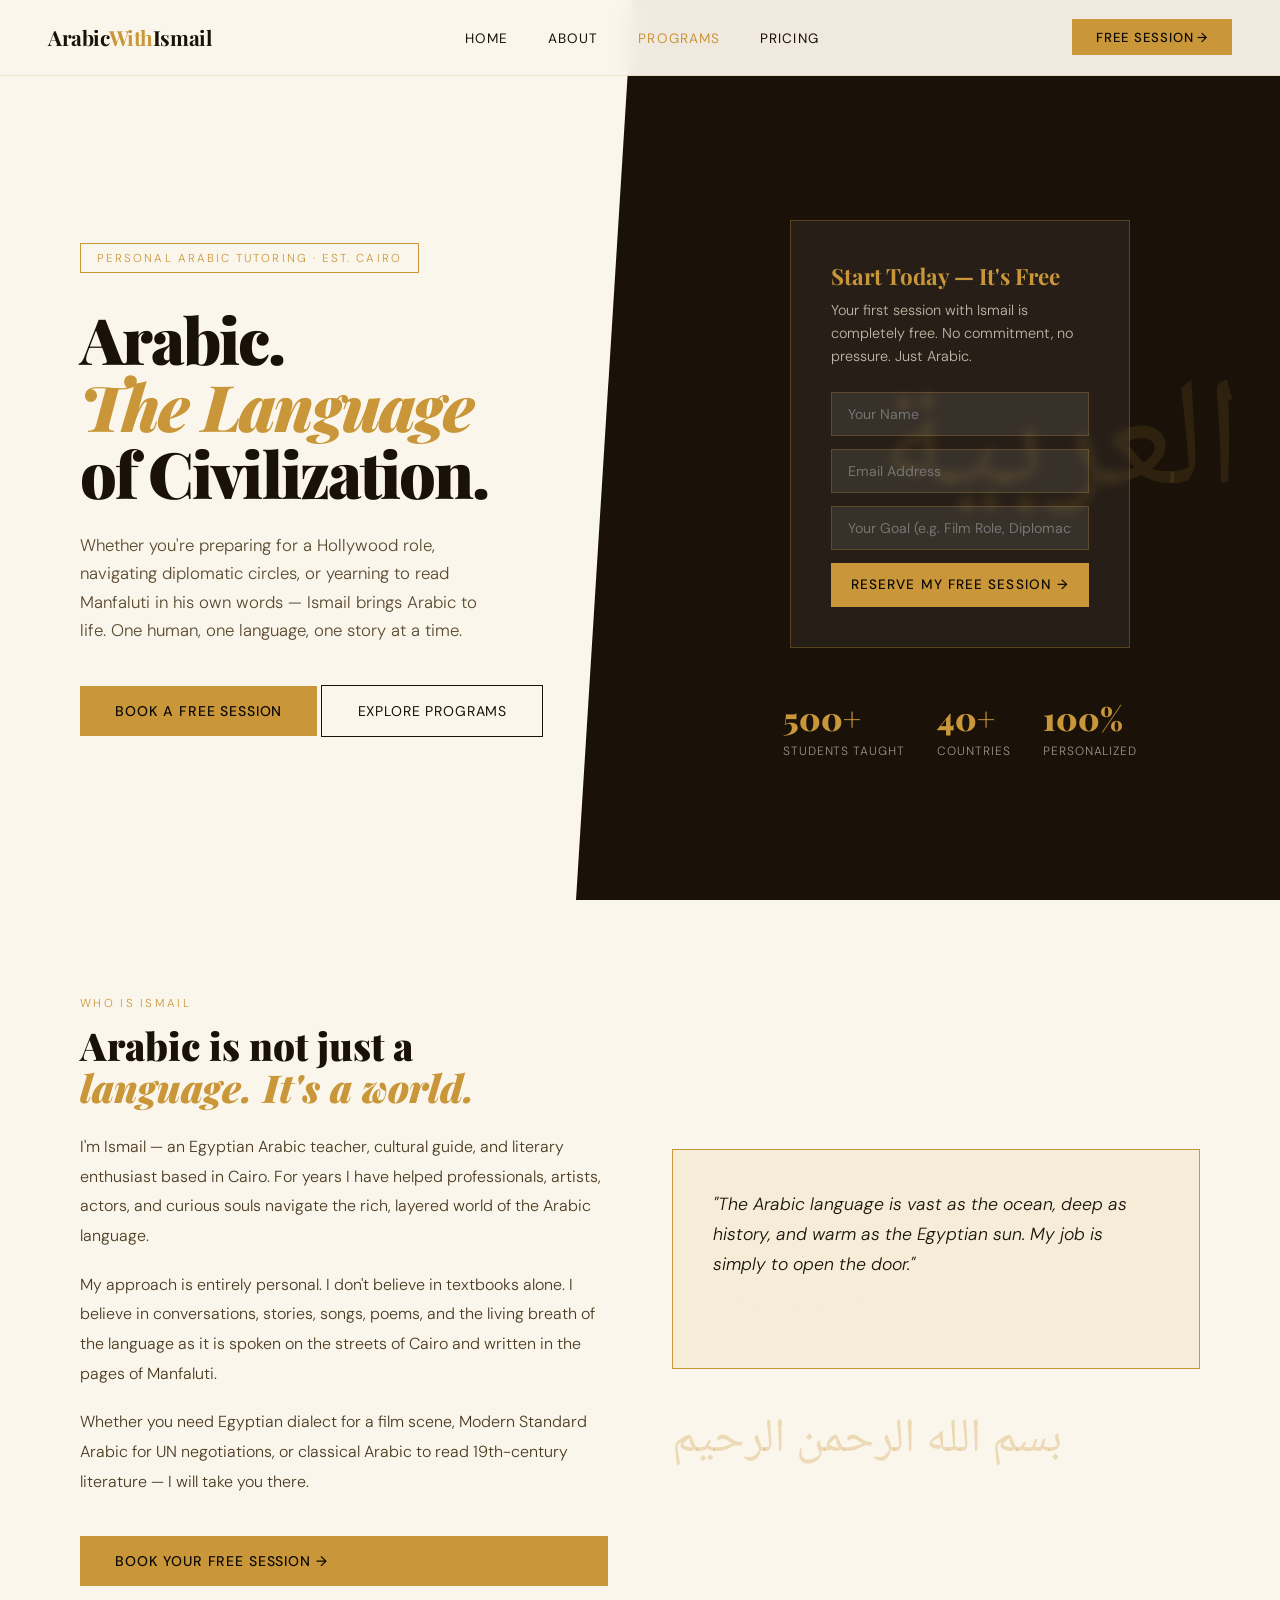
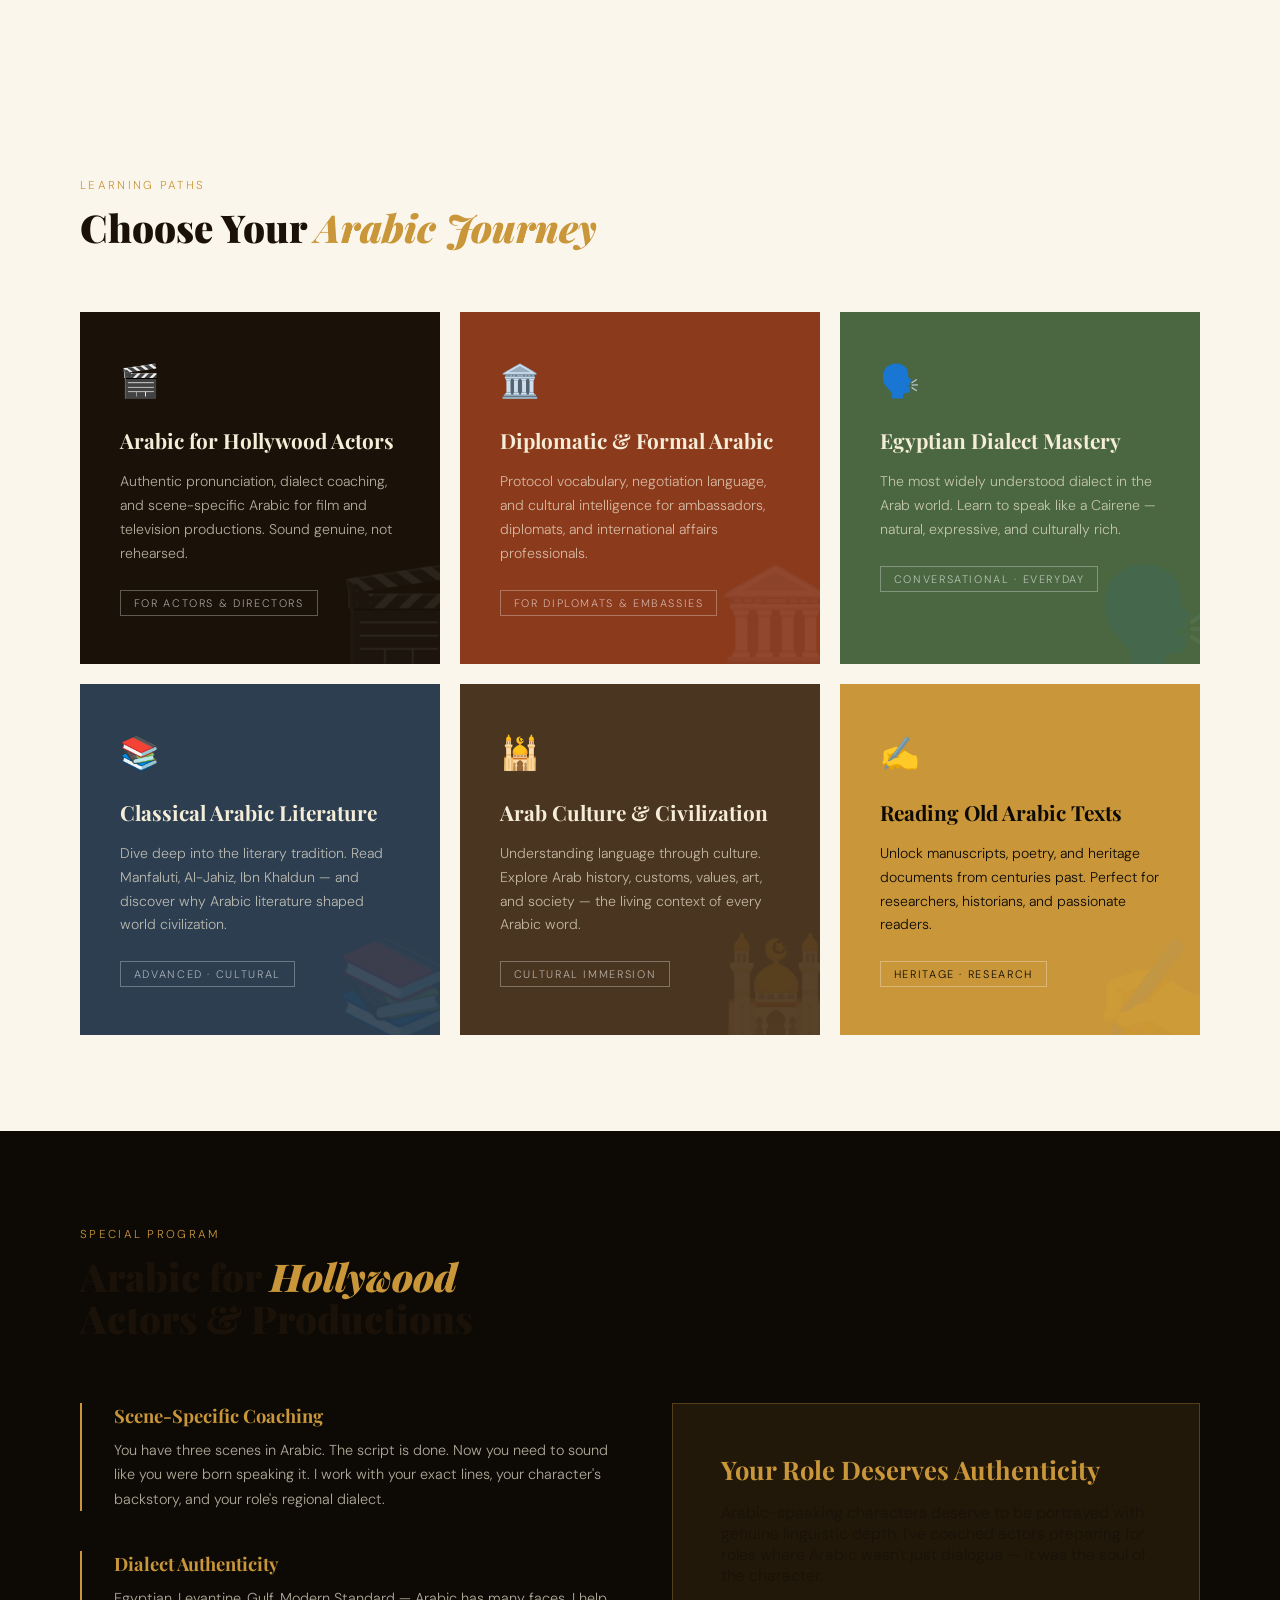
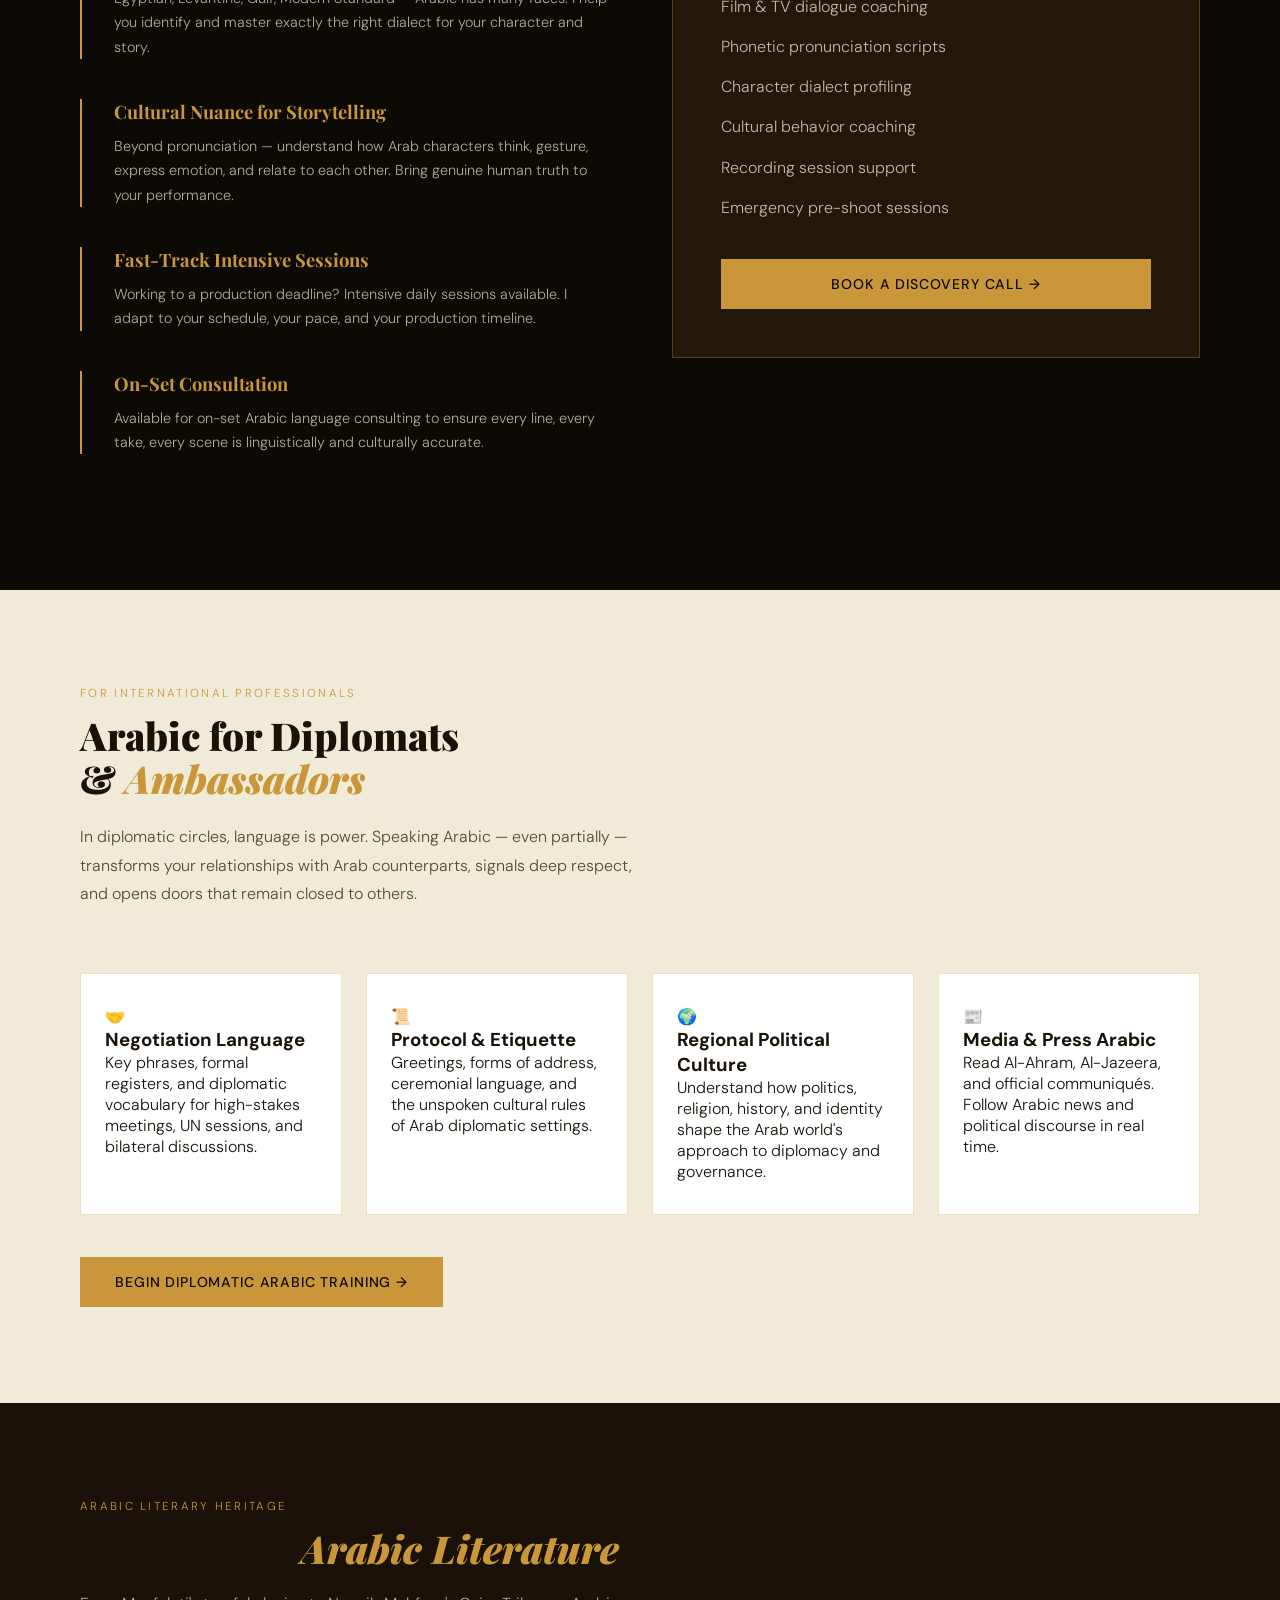
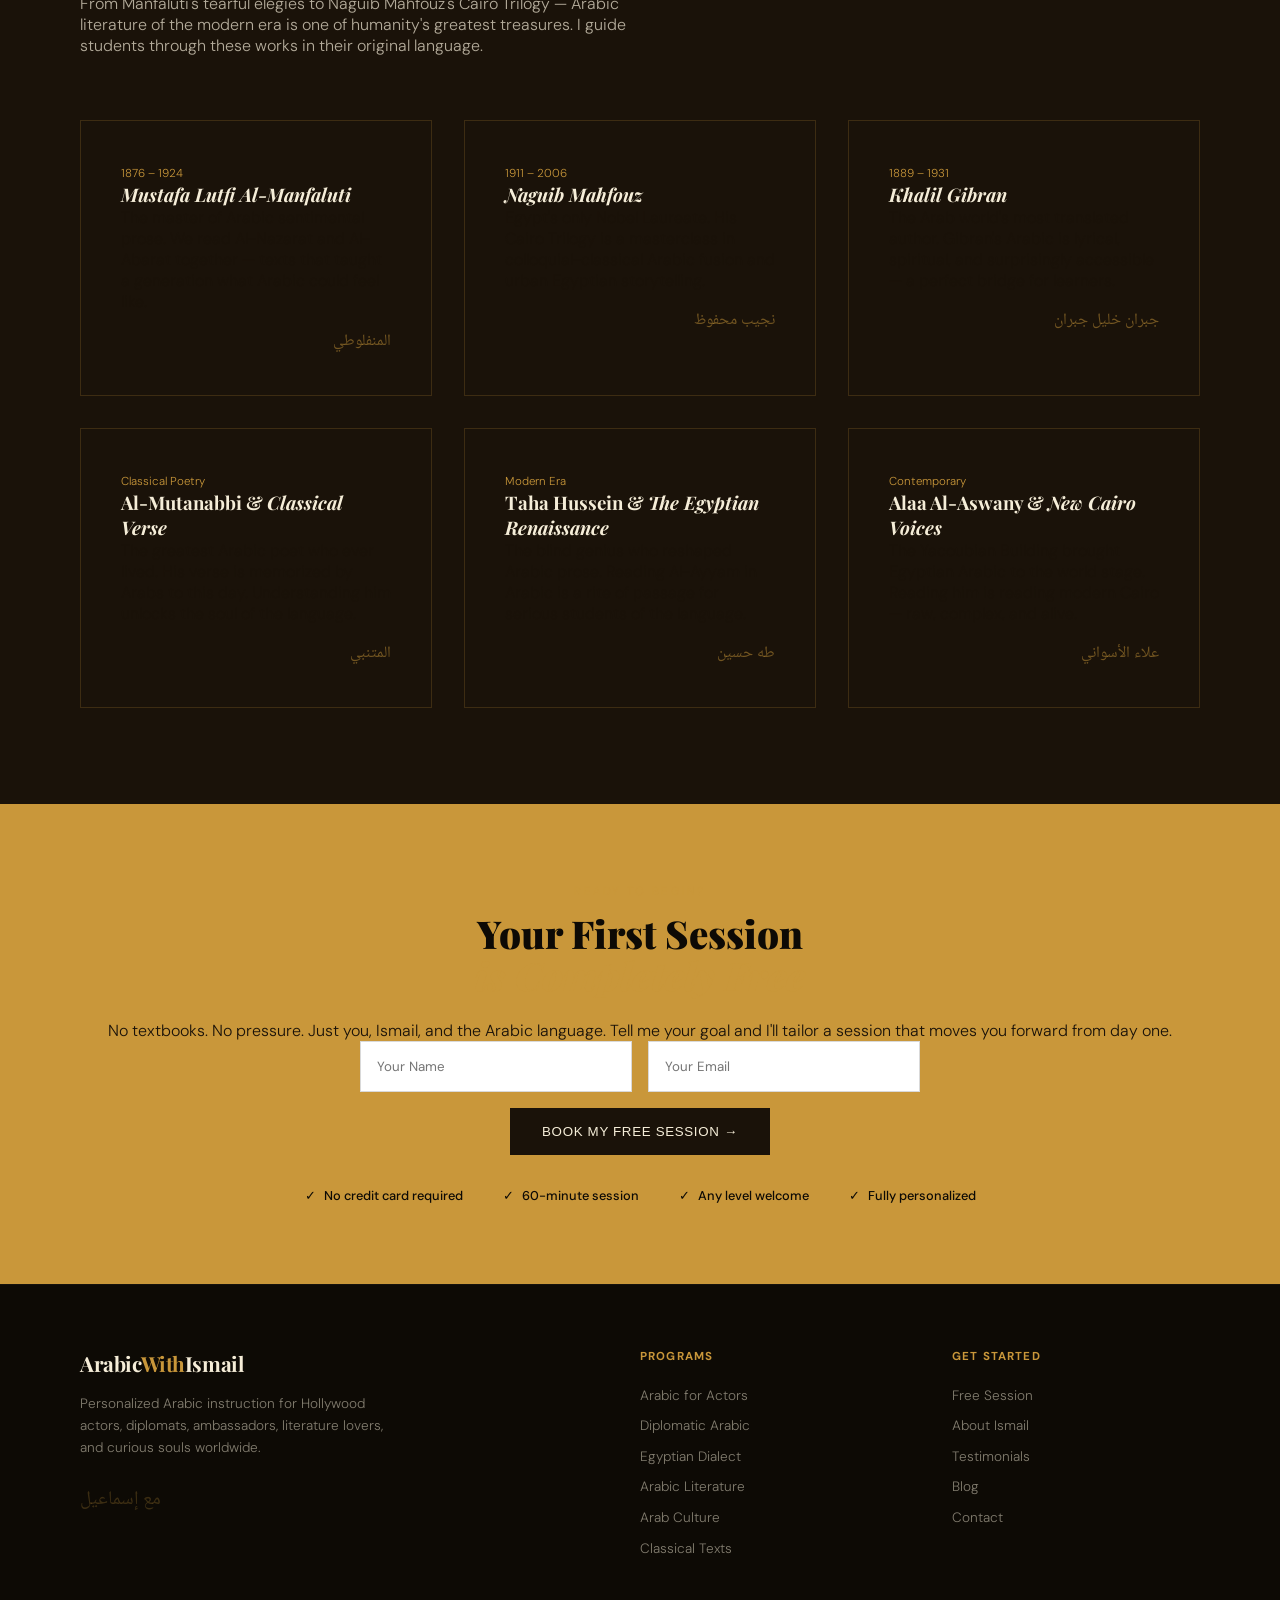
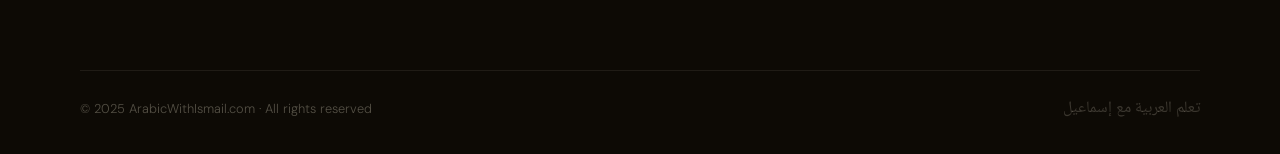
<file: index.html>
<!DOCTYPE html>
<html lang="en">
<head>
    <meta charset="UTF-8">
    <link rel="stylesheet" href="style.css">
    <meta name="viewport" content="width=device-width, initial-scale=1.0">
    <title>Arabic With Ismail | Learn Arabic for Actors, Diplomats & Culture Seekers</title>
    <meta name="description" content="Master Arabic with Ismail — personalized lessons for Hollywood actors, diplomats, ambassadors, and culture enthusiasts. Book your FREE session today.">
</head>
<body>

<!-- NAV -->
<nav>
  <a href="index.html" class="nav-logo">Arabic<span>With</span>Ismail</a>
  <ul class="nav-links" id="navLinks">
	<li><a href="index.html">Home</a></li>
        <li><a href="about.html">About</a></li>
        <li><a href="programs.html" style="color: var(--gold);">Programs</a></li>
        <li><a href="pricing.html">Pricing</a></li>
  </ul>
  <div style="display:flex;align-items:center;gap:1rem;">
    <a href="free-lesson.html" class="nav-cta">Free Session →</a>
    <button class="hamburger" id="hamburger" onclick="toggleMenu()" aria-label="Menu">
      <span></span><span></span><span></span>
    </button>
  </div>
</nav>

<div class="mobile-menu" id="mobileMenu">
  <ul>
    <li><a href="about.html" onclick="toggleMenu()">About</a></li>
    <li><a href="pricing.html" onclick="toggleMenu()">Pricing</a></li>
    <li><a href="programs.html" onclick="toggleMenu()">Programs</a></li>
    <li><a href="blog.html" onclick="toggleMenu()">Blog</a></li>
    <li><a href="free-lesson.html" onclick="toggleMenu()" class="mobile-cta">Free Session →</a></li>
  </ul>
</div>

<!-- HERO -->
<section class="hero">
  <div class="hero-bg-arabic"></div>
  <div class="hero-calligraphy">العربية</div>

  <div class="hero-left">
    <div class="hero-tag">Personal Arabic Tutoring · Est. Cairo</div>
    <h1 class="hero-title">
      Arabic.<br>
      <em>The Language</em><br>
      of Civilization.
    </h1>
    <p class="hero-subtitle">
      Whether you're preparing for a Hollywood role, navigating diplomatic circles, or yearning to read Manfaluti in his own words — Ismail brings Arabic to life. One human, one language, one story at a time.
    </p>
    <div class="hero-btns">
      <a href="free-lesson.html" class="btn-primary">Book a Free Session</a>
      <a href="#tracks" class="btn-ghost">Explore Programs</a>
    </div>
  </div>

  <div class="hero-right">
    <div class="hero-card">
      <div class="hero-card-title">Start Today — It's Free</div>
      <p>Your first session with Ismail is completely free. No commitment, no pressure. Just Arabic.</p>
      <div class="hero-card-form">
        <input type="text" placeholder="Your Name">
        <input type="email" placeholder="Email Address">
        <input type="text" placeholder="Your Goal (e.g. Film Role, Diplomacy...)">
        <button>Reserve My Free Session →</button>
      </div>
    </div>
    <div class="hero-stats">
      <div class="stat">
        <span class="stat-num">500+</span>
        <span class="stat-label">Students Taught</span>
      </div>
      <div class="stat">
        <span class="stat-num">40+</span>
        <span class="stat-label">Countries</span>
      </div>
      <div class="stat">
        <span class="stat-num">100%</span>
        <span class="stat-label">Personalized</span>
      </div>
    </div>
  </div>
</section>

<!-- ABOUT -->
<section class="section about" id="about">
  <div class="hero-left" style="padding:0; background:none;">
    <span class="section-tag">Who is Ismail</span>
    <h2 class="section-title">Arabic is not just a<br><em>language. It's a world.</em></h2>
    <div class="body-text">
      <p>I'm Ismail — an Egyptian Arabic teacher, cultural guide, and literary enthusiast based in Cairo. For years I have helped professionals, artists, actors, and curious souls navigate the rich, layered world of the Arabic language.</p>
      <p>My approach is entirely personal. I don't believe in textbooks alone. I believe in conversations, stories, songs, poems, and the living breath of the language as it is spoken on the streets of Cairo and written in the pages of Manfaluti.</p>
      <p>Whether you need Egyptian dialect for a film scene, Modern Standard Arabic for UN negotiations, or classical Arabic to read 19th-century literature — I will take you there.</p>
    </div>
    <br>
    <a href="free-lesson.html" class="btn-primary">Book Your Free Session →</a>
  </div>
  <div class="hero-right" style="padding:0; background:none; align-items:flex-start; margin-top:2rem;">
    <div class="book-card" style="background:var(--sand); border-color:var(--gold); width:100%;">
      <p style="color:var(--ink); font-style:italic; font-size:1.1rem; line-height:1.7;">"The Arabic language is vast as the ocean, deep as history, and warm as the Egyptian sun. My job is simply to open the door."</p>
      <span class="book-author" style="margin-top:1rem; display:block;">— Ismail, Arabic Tutor</span>
    </div>
    <div class="hero-calligraphy" style="position:static; transform:none; font-size:3rem; color:rgba(201,151,58,0.3); margin-top:1rem;">بسم الله الرحمن الرحيم</div>
  </div>
</section>

<!-- TRACKS -->
<section class="section tracks" id="tracks">
  <span class="section-tag">Learning Paths</span>
  <h2 class="section-title">Choose Your <em>Arabic Journey</em></h2>
  <div class="tracks-grid">

    <div class="track-card">
      <span class="track-bg-arabic">🎬</span>
      <span class="track-icon">🎬</span>
      <div class="track-title">Arabic for Hollywood Actors</div>
      <p class="track-desc">Authentic pronunciation, dialect coaching, and scene-specific Arabic for film and television productions. Sound genuine, not rehearsed.</p>
      <span class="track-tag">For Actors & Directors</span>
    </div>

    <div class="track-card">
      <span class="track-bg-arabic">🏛️</span>
      <span class="track-icon">🏛️</span>
      <div class="track-title">Diplomatic & Formal Arabic</div>
      <p class="track-desc">Protocol vocabulary, negotiation language, and cultural intelligence for ambassadors, diplomats, and international affairs professionals.</p>
      <span class="track-tag">For Diplomats & Embassies</span>
    </div>

    <div class="track-card">
      <span class="track-bg-arabic">🗣️</span>
      <span class="track-icon">🗣️</span>
      <div class="track-title">Egyptian Dialect Mastery</div>
      <p class="track-desc">The most widely understood dialect in the Arab world. Learn to speak like a Cairene — natural, expressive, and culturally rich.</p>
      <span class="track-tag">Conversational · Everyday</span>
    </div>

    <div class="track-card">
      <span class="track-bg-arabic">📚</span>
      <span class="track-icon">📚</span>
      <div class="track-title">Classical Arabic Literature</div>
      <p class="track-desc">Dive deep into the literary tradition. Read Manfaluti, Al-Jahiz, Ibn Khaldun — and discover why Arabic literature shaped world civilization.</p>
      <span class="track-tag">Advanced · Cultural</span>
    </div>

    <div class="track-card">
      <span class="track-bg-arabic">🕌</span>
      <span class="track-icon">🕌</span>
      <div class="track-title">Arab Culture & Civilization</div>
      <p class="track-desc">Understanding language through culture. Explore Arab history, customs, values, art, and society — the living context of every Arabic word.</p>
      <span class="track-tag">Cultural Immersion</span>
    </div>

    <div class="track-card">
      <span class="track-bg-arabic">✍️</span>
      <span class="track-icon">✍️</span>
      <div class="track-title">Reading Old Arabic Texts</div>
      <p class="track-desc">Unlock manuscripts, poetry, and heritage documents from centuries past. Perfect for researchers, historians, and passionate readers.</p>
      <span class="track-tag">Heritage · Research</span>
    </div>

  </div>
</section>

<!-- HOLLYWOOD SECTION -->
<section class="section hollywood" id="hollywood">
  <span class="section-tag">Special Program</span>
  <h2 class="section-title">Arabic for <em>Hollywood</em><br>Actors & Productions</h2>

  <div class="hollywood-grid">
    <div>
      <div class="hollywood-feature">
        <h3>Scene-Specific Coaching</h3>
        <p>You have three scenes in Arabic. The script is done. Now you need to sound like you were born speaking it. I work with your exact lines, your character's backstory, and your role's regional dialect.</p>
      </div>
      <div class="hollywood-feature">
        <h3>Dialect Authenticity</h3>
        <p>Egyptian, Levantine, Gulf, Modern Standard — Arabic has many faces. I help you identify and master exactly the right dialect for your character and story.</p>
      </div>
      <div class="hollywood-feature">
        <h3>Cultural Nuance for Storytelling</h3>
        <p>Beyond pronunciation — understand how Arab characters think, gesture, express emotion, and relate to each other. Bring genuine human truth to your performance.</p>
      </div>
      <div class="hollywood-feature">
        <h3>Fast-Track Intensive Sessions</h3>
        <p>Working to a production deadline? Intensive daily sessions available. I adapt to your schedule, your pace, and your production timeline.</p>
      </div>
      <div class="hollywood-feature">
        <h3>On-Set Consultation</h3>
        <p>Available for on-set Arabic language consulting to ensure every line, every take, every scene is linguistically and culturally accurate.</p>
      </div>
    </div>

    <div>
      <div class="hollywood-cta-box">
        <h3>Your Role Deserves Authenticity</h3>
        <p>Arabic-speaking characters deserve to be portrayed with genuine linguistic depth. I've coached actors preparing for roles where Arabic wasn't just dialogue — it was the soul of the character.</p>
        <ul class="scene-list">
          <li>Film & TV dialogue coaching</li>
          <li>Phonetic pronunciation scripts</li>
          <li>Character dialect profiling</li>
          <li>Cultural behavior coaching</li>
          <li>Recording session support</li>
          <li>Emergency pre-shoot sessions</li>
        </ul>
        <a href="free-lesson.html" class="btn-primary" style="display:block;text-align:center;">Book a Discovery Call →</a>
      </div>
    </div>
  </div>
</section>

<!-- DIPLOMATS SECTION -->
<section class="section diplomats" id="diplomats">
  <span class="section-tag">For International Professionals</span>
  <h2 class="section-title">Arabic for Diplomats<br>& <em>Ambassadors</em></h2>
  <p style="max-width:580px;line-height:1.8;color:#5A4A30;margin-bottom:2rem;">
    In diplomatic circles, language is power. Speaking Arabic — even partially — transforms your relationships with Arab counterparts, signals deep respect, and opens doors that remain closed to others.
  </p>

  <div class="diplomats-grid">
    <div class="diplomat-card">
      <span class="diplomat-icon">🤝</span>
      <h3>Negotiation Language</h3>
      <p>Key phrases, formal registers, and diplomatic vocabulary for high-stakes meetings, UN sessions, and bilateral discussions.</p>
    </div>
    <div class="diplomat-card">
      <span class="diplomat-icon">📜</span>
      <h3>Protocol & Etiquette</h3>
      <p>Greetings, forms of address, ceremonial language, and the unspoken cultural rules of Arab diplomatic settings.</p>
    </div>
    <div class="diplomat-card">
      <span class="diplomat-icon">🌍</span>
      <h3>Regional Political Culture</h3>
      <p>Understand how politics, religion, history, and identity shape the Arab world's approach to diplomacy and governance.</p>
    </div>
    <div class="diplomat-card">
      <span class="diplomat-icon">📰</span>
      <h3>Media & Press Arabic</h3>
      <p>Read Al-Ahram, Al-Jazeera, and official communiqués. Follow Arabic news and political discourse in real time.</p>
    </div>
  </div>

  <br><br>
  <a href="free-lesson.html" class="btn-primary">Begin Diplomatic Arabic Training →</a>
</section>

<!-- LITERATURE SECTION -->
<section class="section literature" id="literature">
  <span class="section-tag">Arabic Literary Heritage</span>
  <h2 class="section-title">120 Years of <em>Arabic Literature</em></h2>
  <p class="literature-intro">
    From Manfaluti's tearful elegies to Naguib Mahfouz's Cairo Trilogy — Arabic literature of the modern era is one of humanity's greatest treasures. I guide students through these works in their original language.
  </p>

  <div class="lit-grid">
    <div class="lit-card">
      <span class="lit-year">1876 – 1924</span>
      <h3><em>Mustafa Lutfi Al-Manfaluti</em></h3>
      <p>The master of Arabic sentimental prose. We read Al-Nazarat and Al-Abarat together — texts that taught a generation what Arabic could feel like.</p>
      <div class="lit-arabic">المنفلوطي</div>
    </div>
    <div class="lit-card">
      <span class="lit-year">1911 – 2006</span>
      <h3><em>Naguib Mahfouz</em></h3>
      <p>Egypt's only Nobel Laureate. His Cairo Trilogy is a masterclass in colloquial-classical Arabic fusion and urban Egyptian storytelling.</p>
      <div class="lit-arabic">نجيب محفوظ</div>
    </div>
    <div class="lit-card">
      <span class="lit-year">1889 – 1931</span>
      <h3><em>Khalil Gibran</em></h3>
      <p>The Arab world's most translated author. Gibran's Arabic is lyrical, spiritual, and surprisingly accessible — a perfect bridge for learners.</p>
      <div class="lit-arabic">جبران خليل جبران</div>
    </div>
    <div class="lit-card">
      <span class="lit-year">Classical Poetry</span>
      <h3>Al-Mutanabbi & <em>Classical Verse</em></h3>
      <p>The greatest Arabic poet who ever lived. His verse is memorized by Arabs to this day. Understanding him unlocks the soul of the language.</p>
      <div class="lit-arabic">المتنبي</div>
    </div>
    <div class="lit-card">
      <span class="lit-year">Modern Era</span>
      <h3>Taha Hussein & <em>The Egyptian Renaissance</em></h3>
      <p>The blind genius who reshaped Arabic prose. Reading Al-Ayyam in Arabic is a rite of passage for serious students of the language.</p>
      <div class="lit-arabic">طه حسين</div>
    </div>
    <div class="lit-card">
      <span class="lit-year">Contemporary</span>
      <h3>Alaa Al-Aswany & <em>New Cairo Voices</em></h3>
      <p>The Yacoubian Building brought Egyptian Arabic to the world stage. Reading him is reading modern Cairo — raw, complex, and alive.</p>
      <div class="lit-arabic">علاء الأسواني</div>
    </div>
  </div>
</section>

<!-- FREE SESSION CTA -->
<section class="section free-session" id="free-session">
  <span class="section-tag">Ready to Begin?</span>
  <h2 class="section-title">Your First Session<br><em>is Completely Free</em></h2>
  <p>No textbooks. No pressure. Just you, Ismail, and the Arabic language. Tell me your goal and I'll tailor a session that moves you forward from day one.</p>
  <div class="free-form">
    <input type="text" placeholder="Your Name">
    <input type="email" placeholder="Your Email">
    <button>Book My Free Session →</button>
  </div>
  <div class="trust-badges">
    <div class="badge"><span>✓</span><span>No credit card required</span></div>
    <div class="badge"><span>✓</span><span>60-minute session</span></div>
    <div class="badge"><span>✓</span><span>Any level welcome</span></div>
    <div class="badge"><span>✓</span><span>Fully personalized</span></div>
  </div>
</section>

<!-- FOOTER -->
<footer>
  <div class="footer-brand">
    <span class="nav-logo">Arabic<span>With</span>Ismail</span>
    <p>Personalized Arabic instruction for Hollywood actors, diplomats, ambassadors, literature lovers, and curious souls worldwide.</p>
    <div class="footer-arabic">مع إسماعيل</div>
  </div>
  <div class="footer-col">
    <h4>Programs</h4>
    <ul>
      <li><a href="#hollywood">Arabic for Actors</a></li>
      <li><a href="#diplomats">Diplomatic Arabic</a></li>
      <li><a href="#tracks">Egyptian Dialect</a></li>
      <li><a href="#literature">Arabic Literature</a></li>
      <li><a href="#tracks">Arab Culture</a></li>
      <li><a href="#tracks">Classical Texts</a></li>
    </ul>
  </div>
  <div class="footer-col">
    <h4>Get Started</h4>
    <ul>
      <li><a href="#free-session">Free Session</a></li>
      <li><a href="#about">About Ismail</a></li>
      <li><a href="#">Testimonials</a></li>
      <li><a href="#">Blog</a></li>
      <li><a href="#">Contact</a></li>
    </ul>
  </div>
  <div class="footer-bottom">
    <p>© 2025 ArabicWithIsmail.com · All rights reserved</p>
    <p style="font-family:'Noto Naskh Arabic',serif;color:rgba(245,237,216,0.2);font-size:1rem;">تعلم العربية مع إسماعيل</p>
  </div>
</footer>

<script>
function toggleMenu() {
    document.getElementById('mobileMenu').classList.toggle('open');
    document.getElementById('hamburger').classList.toggle('open');
}
</script>
</body>
</html>
</file>
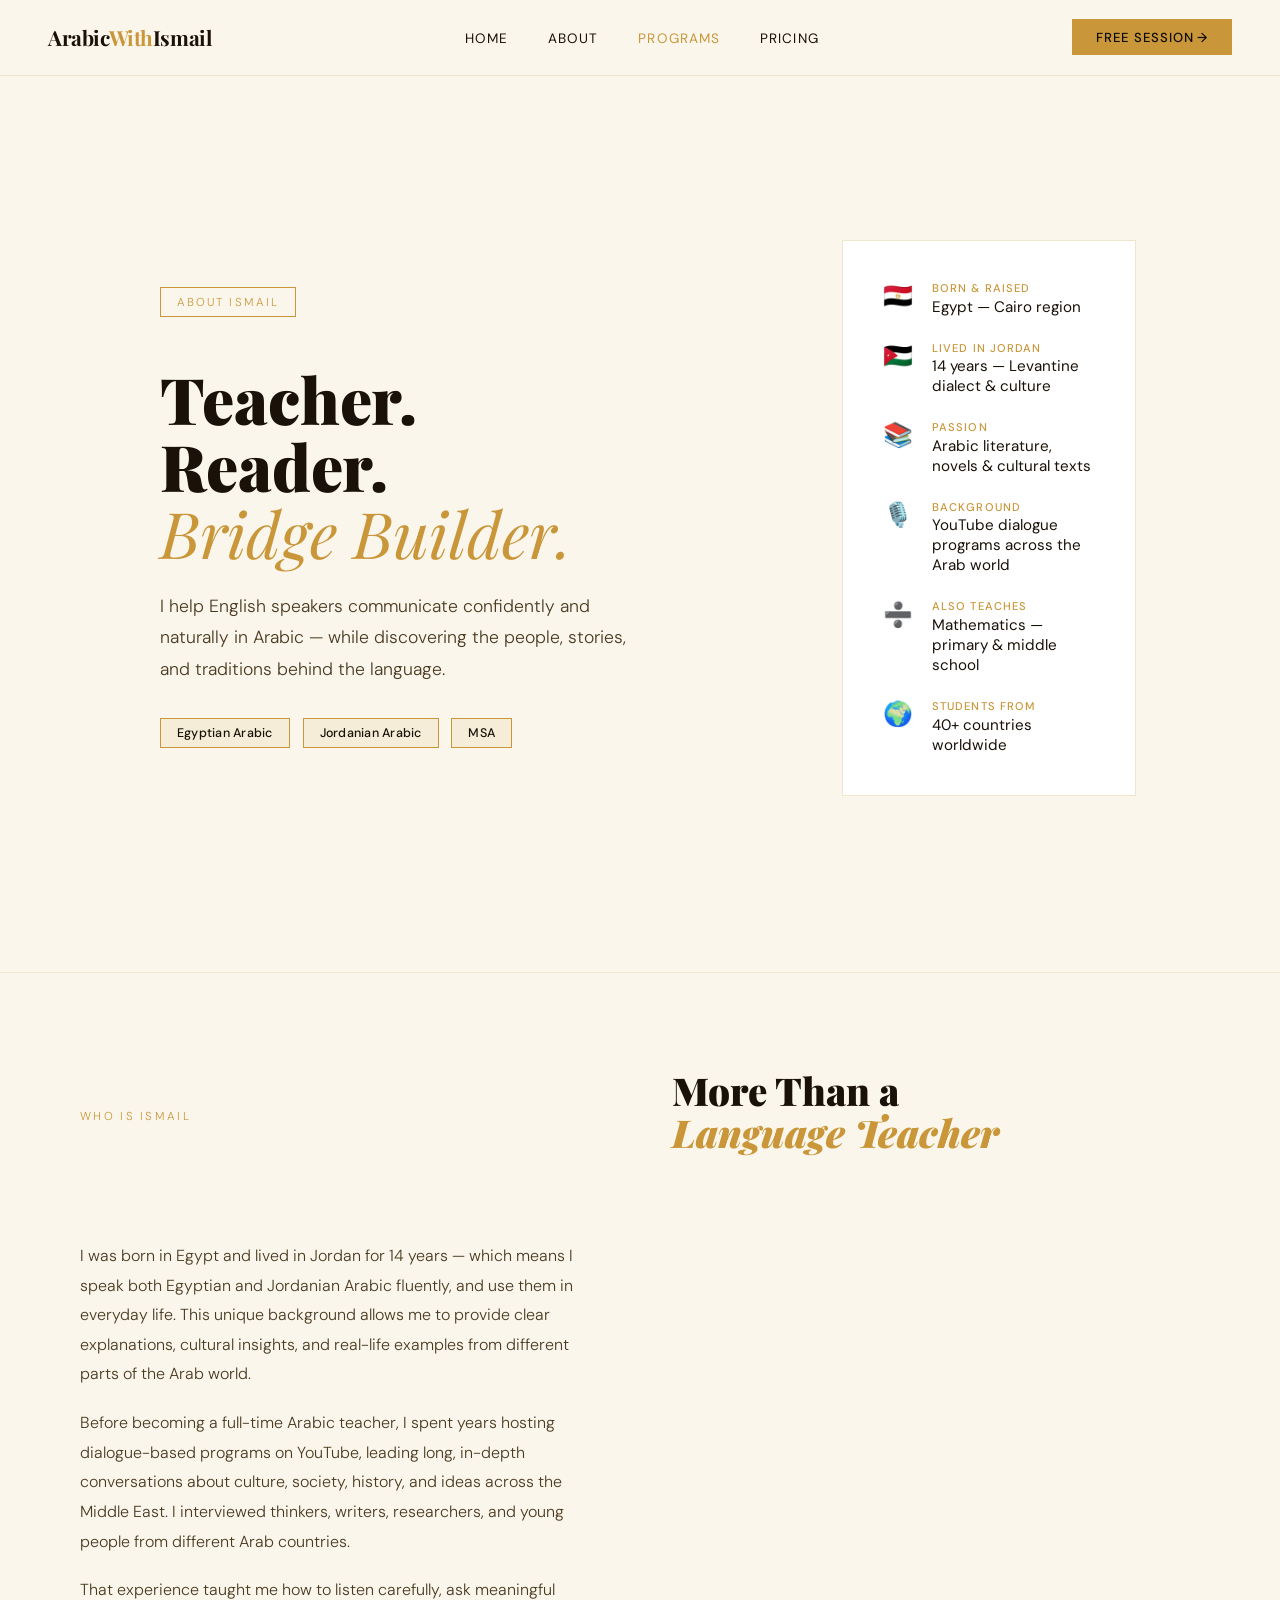
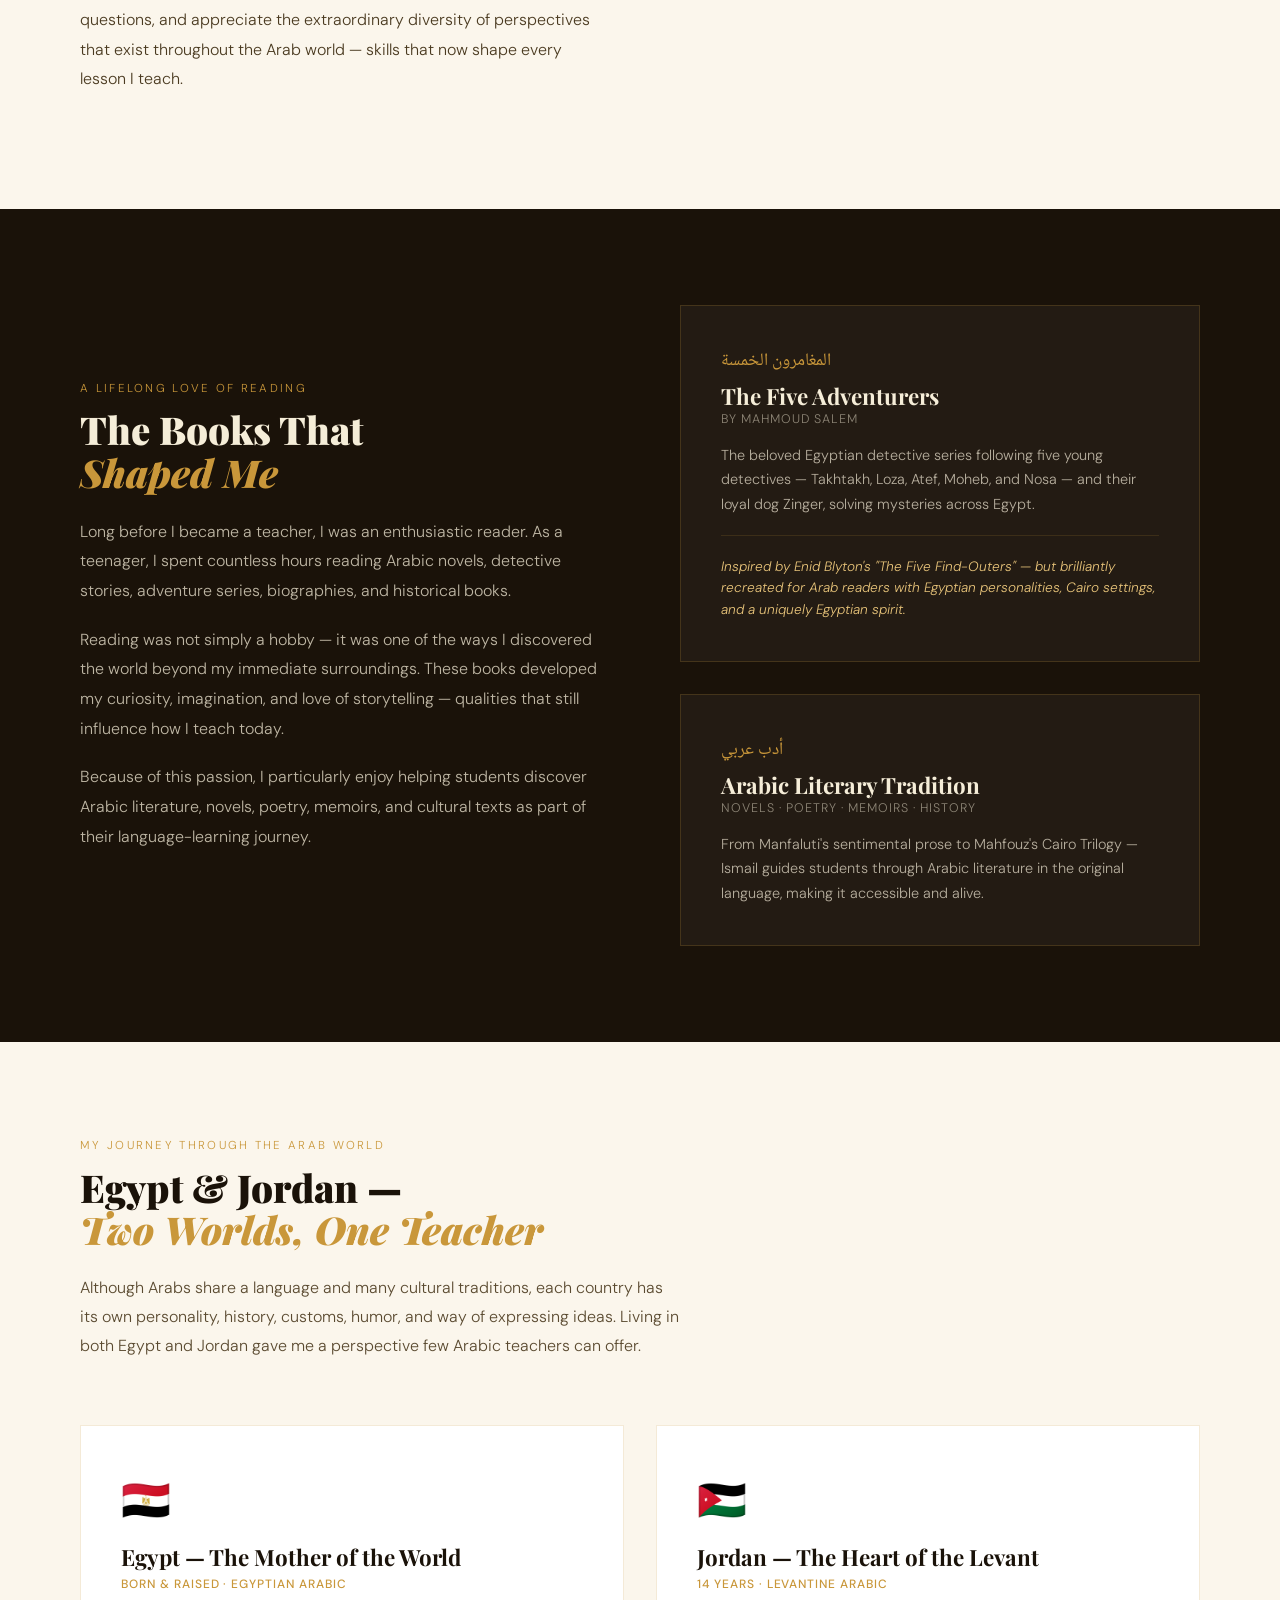
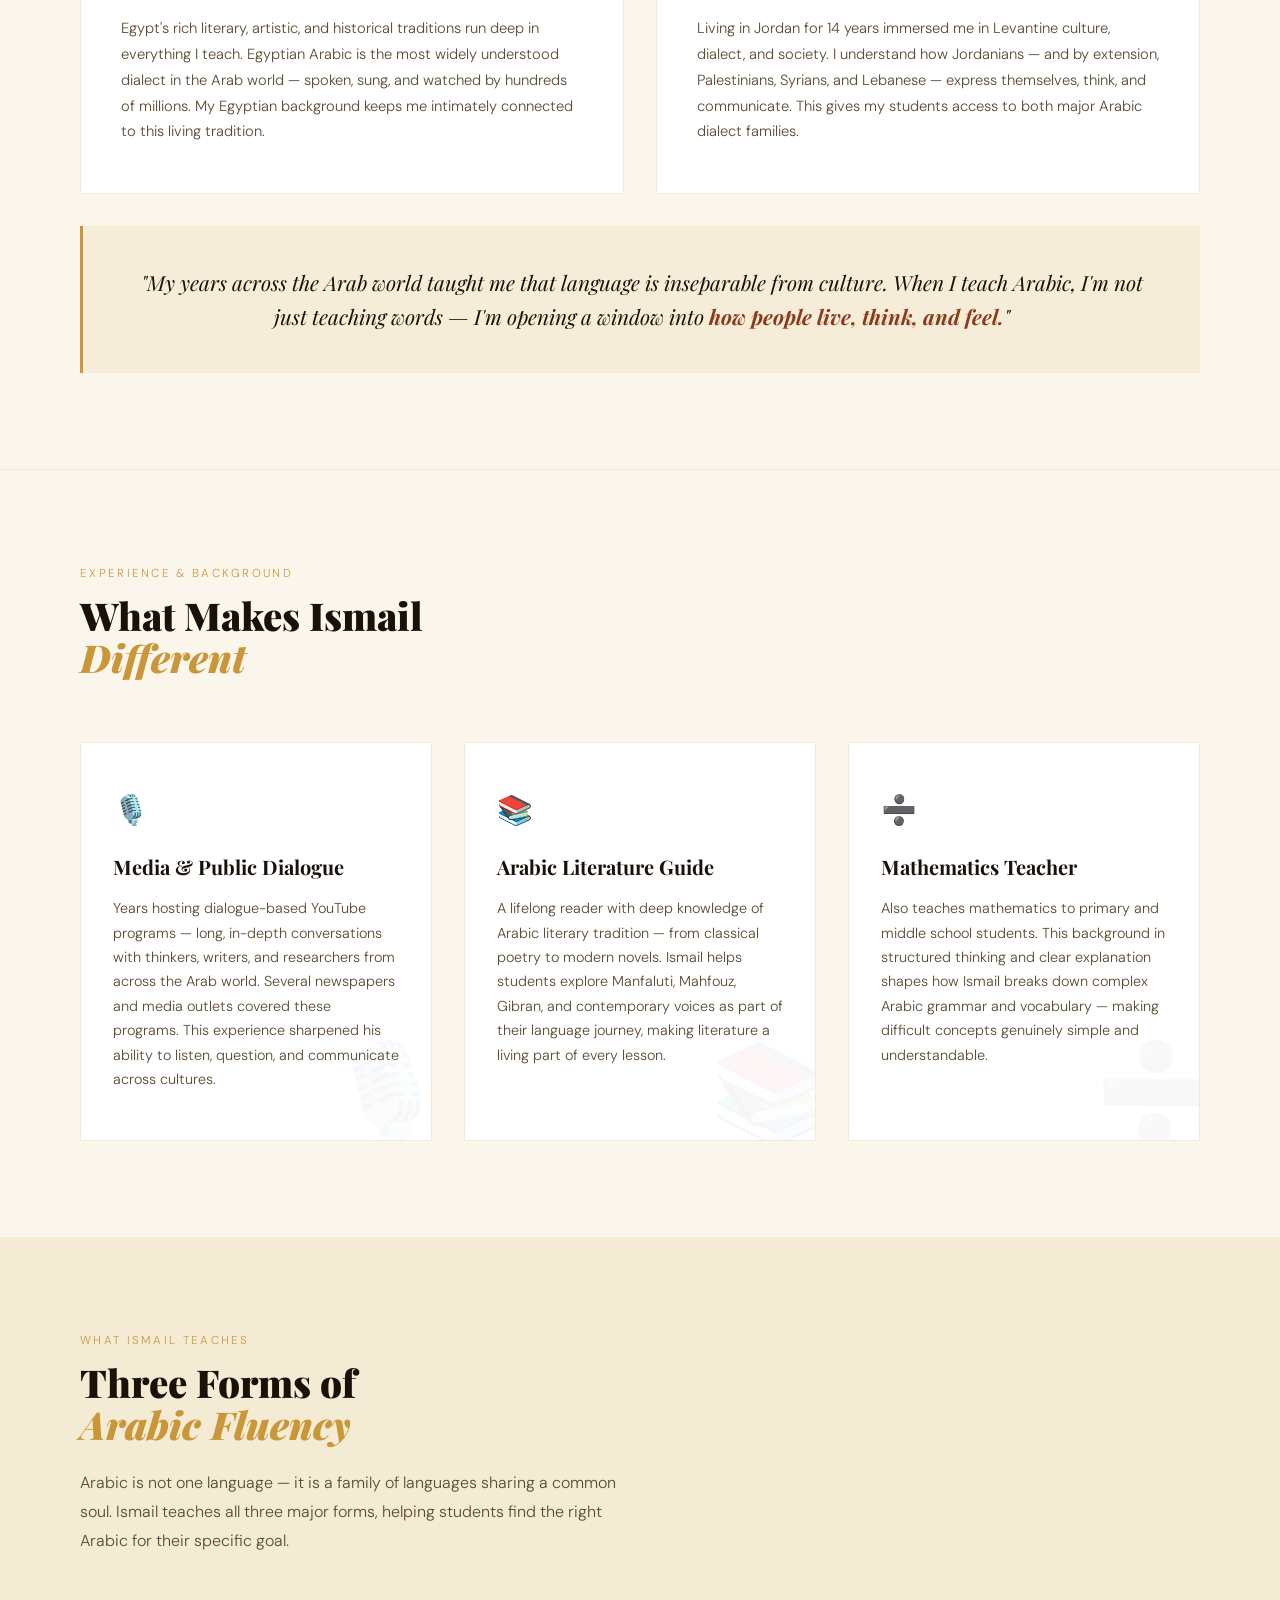
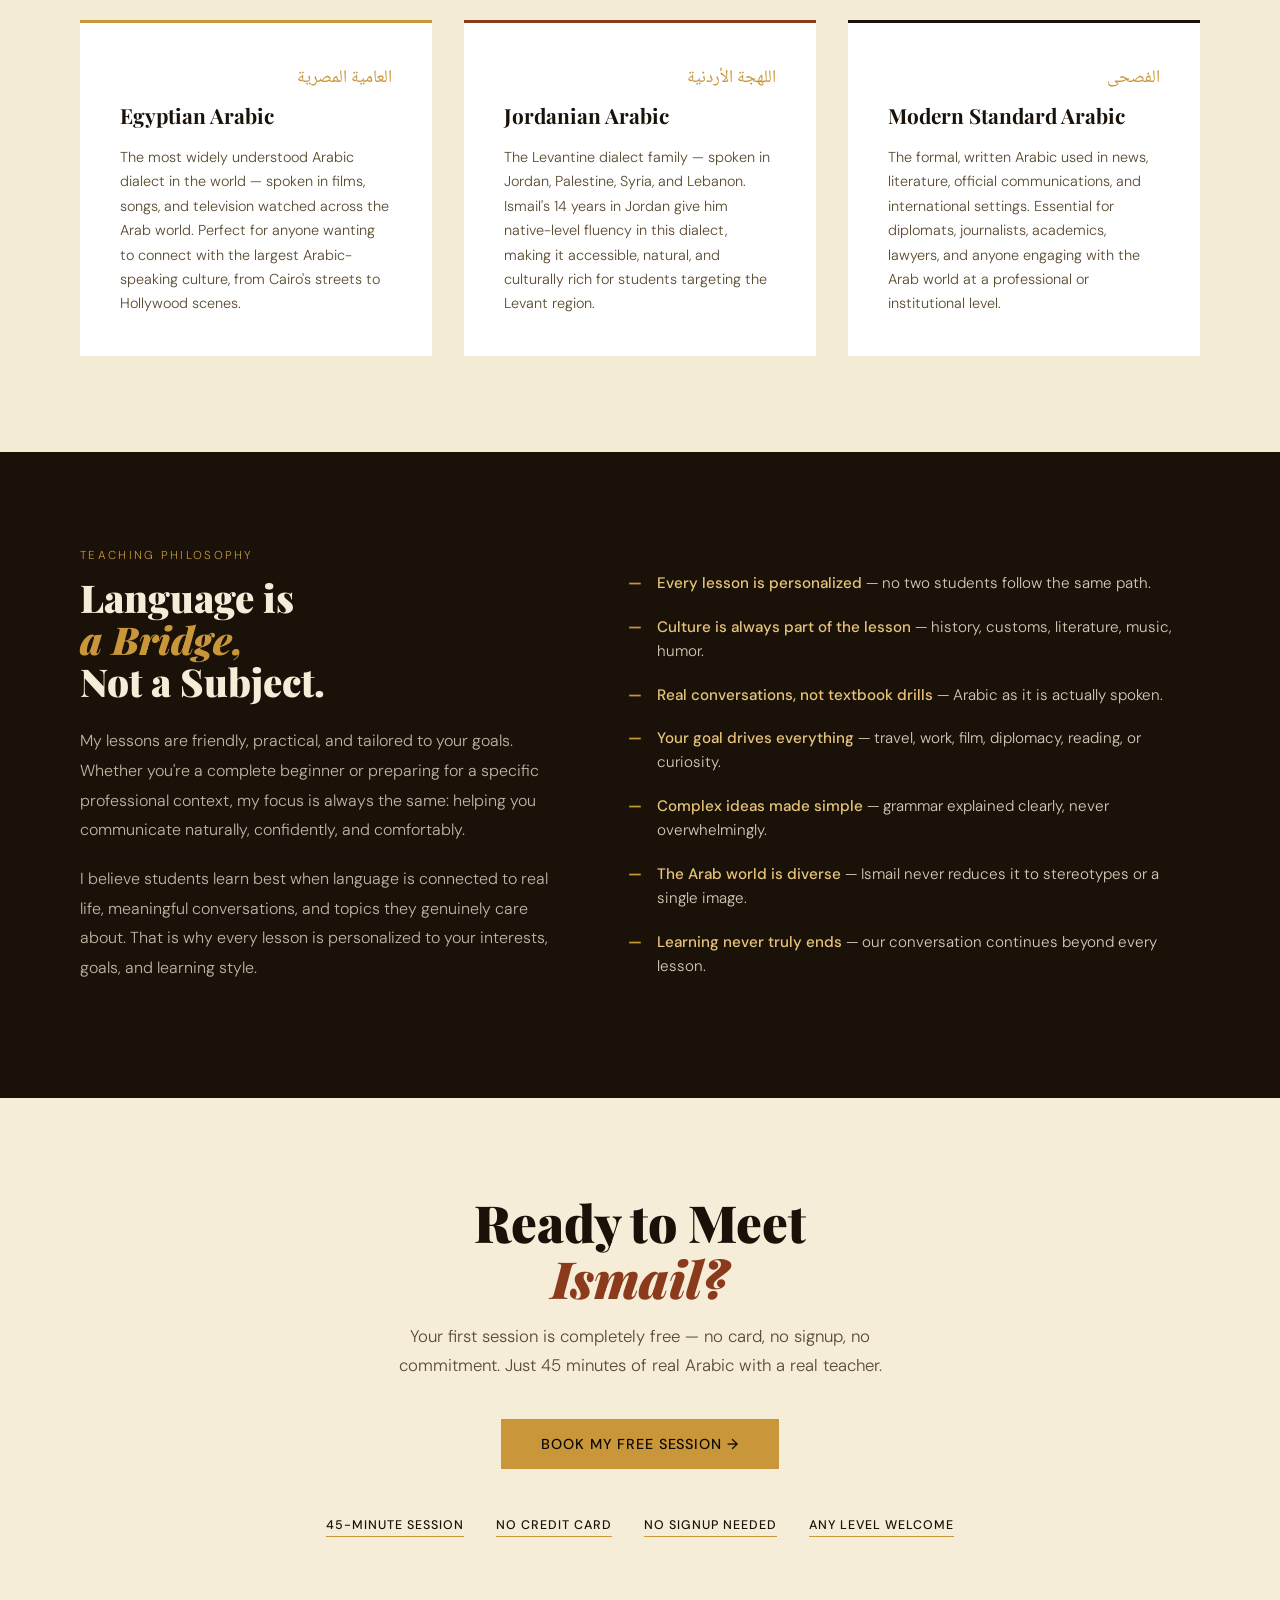
<file: about.html>
<!DOCTYPE html>
<html lang="en">
<head>
<meta charset="UTF-8">
<link rel="stylesheet" href="style.css">
<meta name="viewport" content="width=device-width, initial-scale=1.0">
<title>About Ismail — Arabic With Ismail</title>
<meta name="description" content="Meet Ismail — Egyptian Arabic teacher, cultural guide, and lifelong reader. Learn about his unique background in Egypt and Jordan, his love of Arabic literature, and his teaching philosophy.">
</head>
<body>

<!-- NAV -->
<nav>
  <a href="index.html" class="nav-logo">Arabic<span>With</span>Ismail</a>
  <ul class="nav-links" id="navLinks">
	<li><a href="index.html">Home</a></li>
        <li><a href="about.html">About</a></li>
        <li><a href="programs.html" style="color: var(--gold);">Programs</a></li>
        <li><a href="pricing.html">Pricing</a></li>
  </ul>
  <div style="display:flex;align-items:center;gap:1rem;">
    <a href="free-lesson.html" class="nav-cta">Free Session →</a>
    <button class="hamburger" id="hamburger" onclick="toggleMenu()" aria-label="Menu">
      <span></span><span></span><span></span>
    </button>
  </div>
</nav>
<div class="mobile-menu" id="mobileMenu">
  <ul>
    <li><a href="about.html" onclick="toggleMenu()">About</a></li>
    <li><a href="pricing.html" onclick="toggleMenu()">Pricing</a></li>
    <li><a href="programs.html" onclick="toggleMenu()">Programs</a></li>
    <li><a href="blog.html" onclick="toggleMenu()">Blog</a></li>
    <li><a href="free-lesson.html" onclick="toggleMenu()" class="mobile-cta">Free Session →</a></li>
  </ul>
</div>

<!-- HERO -->
<div class="about-hero">
  <div class="hero-left">
    <div class="hero-tag">About Ismail</div>
    <h1>Teacher.<br>Reader.<br><em>Bridge Builder.</em></h1>
    <p>I help English speakers communicate confidently and naturally in Arabic — while discovering the people, stories, and traditions behind the language.</p>
    <div class="dialect-badges">
      <span class="dialect-badge">Egyptian Arabic</span>
      <span class="dialect-badge">Jordanian Arabic</span>
      <span class="dialect-badge">MSA</span>
    </div>
  </div>

  <div class="hero-right">
    <ul class="quick-facts">
      <li>
        <span class="fact-icon">🇪🇬</span>
        <div>
          <span class="fact-label">Born & Raised</span>
          <span class="fact-value">Egypt — Cairo region</span>
        </div>
      </li>
      <li>
        <span class="fact-icon">🇯🇴</span>
        <div>
          <span class="fact-label">Lived in Jordan</span>
          <span class="fact-value">14 years — Levantine dialect & culture</span>
        </div>
      </li>
      <li>
        <span class="fact-icon">📚</span>
        <div>
          <span class="fact-label">Passion</span>
          <span class="fact-value">Arabic literature, novels & cultural texts</span>
        </div>
      </li>
      <li>
        <span class="fact-icon">🎙️</span>
        <div>
          <span class="fact-label">Background</span>
          <span class="fact-value">YouTube dialogue programs across the Arab world</span>
        </div>
      </li>
      <li>
        <span class="fact-icon">➗</span>
        <div>
          <span class="fact-label">Also Teaches</span>
          <span class="fact-value">Mathematics — primary & middle school</span>
        </div>
      </li>
      <li>
        <span class="fact-icon">🌍</span>
        <div>
          <span class="fact-label">Students From</span>
          <span class="fact-value">40+ countries worldwide</span>
        </div>
      </li>
    </ul>
  </div>
</div>

<!-- WHO IS ISMAIL -->
<section class="section" style="background:var(--cream);">
  <span class="section-tag">Who is Ismail</span>
  <h2 class="section-title">More Than a<br><em>Language Teacher</em></h2>
  <div class="body-text">
    <p>I was born in Egypt and lived in Jordan for 14 years — which means I speak both Egyptian and Jordanian Arabic fluently, and use them in everyday life. This unique background allows me to provide clear explanations, cultural insights, and real-life examples from different parts of the Arab world.</p>
    <p>Before becoming a full-time Arabic teacher, I spent years hosting dialogue-based programs on YouTube, leading long, in-depth conversations about culture, society, history, and ideas across the Middle East. I interviewed thinkers, writers, researchers, and young people from different Arab countries.</p>
    <p>That experience taught me how to listen carefully, ask meaningful questions, and appreciate the extraordinary diversity of perspectives that exist throughout the Arab world — skills that now shape every lesson I teach.</p>
  </div>
</section>

<!-- READING SECTION -->
<div class="reading-section">
  <div class="reading-left">
    <span class="section-tag">A Lifelong Love of Reading</span>
    <h2 class="section-title" style="color:var(--sand);">The Books That<br><em>Shaped Me</em></h2>
    <div class="body-text">
      <p>Long before I became a teacher, I was an enthusiastic reader. As a teenager, I spent countless hours reading Arabic novels, detective stories, adventure series, biographies, and historical books.</p>
      <p>Reading was not simply a hobby — it was one of the ways I discovered the world beyond my immediate surroundings. These books developed my curiosity, imagination, and love of storytelling — qualities that still influence how I teach today.</p>
      <p>Because of this passion, I particularly enjoy helping students discover Arabic literature, novels, poetry, memoirs, and cultural texts as part of their language-learning journey.</p>
    </div>
  </div>
  <div class="reading-right">
    <div class="book-card">
      <span class="book-arabic">المغامرون الخمسة</span>
      <div class="book-title">The Five Adventurers</div>
      <span class="book-author">By Mahmoud Salem</span>
      <p class="book-desc">The beloved Egyptian detective series following five young detectives — Takhtakh, Loza, Atef, Moheb, and Nosa — and their loyal dog Zinger, solving mysteries across Egypt.</p>
      <div class="book-connection">
        Inspired by Enid Blyton's "The Five Find-Outers" — but brilliantly recreated for Arab readers with Egyptian personalities, Cairo settings, and a uniquely Egyptian spirit.
      </div>
    </div>
    <div class="book-card">
      <span class="book-arabic">أدب عربي</span>
      <div class="book-title">Arabic Literary Tradition</div>
      <span class="book-author">Novels · Poetry · Memoirs · History</span>
      <p class="book-desc">From Manfaluti's sentimental prose to Mahfouz's Cairo Trilogy — Ismail guides students through Arabic literature in the original language, making it accessible and alive.</p>
    </div>
  </div>
</div>

<!-- JOURNEY -->
<section class="section journey-section">
  <span class="section-tag">My Journey Through the Arab World</span>
  <h2 class="section-title">Egypt & Jordan —<br><em>Two Worlds, One Teacher</em></h2>
  <p style="color:#5A4A30;max-width:600px;line-height:1.8;margin-bottom:0;">
    Although Arabs share a language and many cultural traditions, each country has its own personality, history, customs, humor, and way of expressing ideas. Living in both Egypt and Jordan gave me a perspective few Arabic teachers can offer.
  </p>

  <div class="journey-grid">
    <div class="country-card">
      <span class="country-flag">🇪🇬</span>
      <h3>Egypt — The Mother of the World</h3>
      <span class="country-years">Born & Raised · Egyptian Arabic</span>
      <p>Egypt's rich literary, artistic, and historical traditions run deep in everything I teach. Egyptian Arabic is the most widely understood dialect in the Arab world — spoken, sung, and watched by hundreds of millions. My Egyptian background keeps me intimately connected to this living tradition.</p>
    </div>
    <div class="country-card">
      <span class="country-flag">🇯🇴</span>
      <h3>Jordan — The Heart of the Levant</h3>
      <span class="country-years">14 Years · Levantine Arabic</span>
      <p>Living in Jordan for 14 years immersed me in Levantine culture, dialect, and society. I understand how Jordanians — and by extension, Palestinians, Syrians, and Lebanese — express themselves, think, and communicate. This gives my students access to both major Arabic dialect families.</p>
    </div>
    <div class="journey-insight">
      <p>"My years across the Arab world taught me that language is inseparable from culture. When I teach Arabic, I'm not just teaching words — I'm opening a window into <em>how people live, think, and feel.</em>"</p>
    </div>
  </div>
</section>

<!-- EXPERIENCE -->
<section class="section experience-section">
  <span class="section-tag">Experience & Background</span>
  <h2 class="section-title">What Makes Ismail<br><em>Different</em></h2>

  <div class="experience-grid">
    <div class="exp-card">
      <span class="exp-bg">🎙️</span>
      <span class="exp-icon">🎙️</span>
      <h3>Media & Public Dialogue</h3>
      <p>Years hosting dialogue-based YouTube programs — long, in-depth conversations with thinkers, writers, and researchers from across the Arab world. Several newspapers and media outlets covered these programs. This experience sharpened his ability to listen, question, and communicate across cultures.</p>
    </div>
    <div class="exp-card">
      <span class="exp-bg">📚</span>
      <span class="exp-icon">📚</span>
      <h3>Arabic Literature Guide</h3>
      <p>A lifelong reader with deep knowledge of Arabic literary tradition — from classical poetry to modern novels. Ismail helps students explore Manfaluti, Mahfouz, Gibran, and contemporary voices as part of their language journey, making literature a living part of every lesson.</p>
    </div>
    <div class="exp-card">
      <span class="exp-bg">➗</span>
      <span class="exp-icon">➗</span>
      <h3>Mathematics Teacher</h3>
      <p>Also teaches mathematics to primary and middle school students. This background in structured thinking and clear explanation shapes how Ismail breaks down complex Arabic grammar and vocabulary — making difficult concepts genuinely simple and understandable.</p>
    </div>
  </div>
</section>

<!-- DIALECTS -->
<section class="section dialects-section">
  <span class="section-tag">What Ismail Teaches</span>
  <h2 class="section-title">Three Forms of<br><em>Arabic Fluency</em></h2>
  <p style="color:#5A4A30;max-width:560px;line-height:1.8;margin-bottom:0;">
    Arabic is not one language — it is a family of languages sharing a common soul. Ismail teaches all three major forms, helping students find the right Arabic for their specific goal.
  </p>

  <div class="dialects-grid">
    <div class="dialect-card">
      <span class="dialect-arabic">العامية المصرية</span>
      <h3>Egyptian Arabic</h3>
      <p>The most widely understood Arabic dialect in the world — spoken in films, songs, and television watched across the Arab world. Perfect for anyone wanting to connect with the largest Arabic-speaking culture, from Cairo's streets to Hollywood scenes.</p>
    </div>
    <div class="dialect-card">
      <span class="dialect-arabic">اللهجة الأردنية</span>
      <h3>Jordanian Arabic</h3>
      <p>The Levantine dialect family — spoken in Jordan, Palestine, Syria, and Lebanon. Ismail's 14 years in Jordan give him native-level fluency in this dialect, making it accessible, natural, and culturally rich for students targeting the Levant region.</p>
    </div>
    <div class="dialect-card">
      <span class="dialect-arabic">الفصحى</span>
      <h3>Modern Standard Arabic</h3>
      <p>The formal, written Arabic used in news, literature, official communications, and international settings. Essential for diplomats, journalists, academics, lawyers, and anyone engaging with the Arab world at a professional or institutional level.</p>
    </div>
  </div>
</section>

<!-- PHILOSOPHY -->
<div class="philosophy-section">
  <div class="philosophy-inner">
    <div class="philosophy-left">
      <span class="section-tag">Teaching Philosophy</span>
      <h2 class="section-title">Language is<br><em>a Bridge,</em><br>Not a Subject.</h2>
      <div class="body-text">
        <p>My lessons are friendly, practical, and tailored to your goals. Whether you're a complete beginner or preparing for a specific professional context, my focus is always the same: helping you communicate naturally, confidently, and comfortably.</p>
        <p>I believe students learn best when language is connected to real life, meaningful conversations, and topics they genuinely care about. That is why every lesson is personalized to your interests, goals, and learning style.</p>
      </div>
    </div>
    <div class="philosophy-right">
      <ul class="philosophy-points">
        <li><strong>Every lesson is personalized</strong> — no two students follow the same path.</li>
        <li><strong>Culture is always part of the lesson</strong> — history, customs, literature, music, humor.</li>
        <li><strong>Real conversations, not textbook drills</strong> — Arabic as it is actually spoken.</li>
        <li><strong>Your goal drives everything</strong> — travel, work, film, diplomacy, reading, or curiosity.</li>
        <li><strong>Complex ideas made simple</strong> — grammar explained clearly, never overwhelmingly.</li>
        <li><strong>The Arab world is diverse</strong> — Ismail never reduces it to stereotypes or a single image.</li>
        <li><strong>Learning never truly ends</strong> — our conversation continues beyond every lesson.</li>
      </ul>
    </div>
  </div>
</div>

<!-- CTA -->
<div class="cta-section">
  <h2>Ready to Meet<br><em>Ismail?</em></h2>
  <p>Your first session is completely free — no card, no signup, no commitment. Just 45 minutes of real Arabic with a real teacher.</p>
  <a href="free-lesson.html" class="btn-gold">Book My Free Session →</a>
  <div class="cta-guarantees">
    <div class="cta-guarantee">45-minute session</div>
    <div class="cta-guarantee">No credit card</div>
    <div class="cta-guarantee">No signup needed</div>
    <div class="cta-guarantee">Any level welcome</div>
  </div>
</div>

<script src="nav.js"></script>
</body>
</html>
</file>
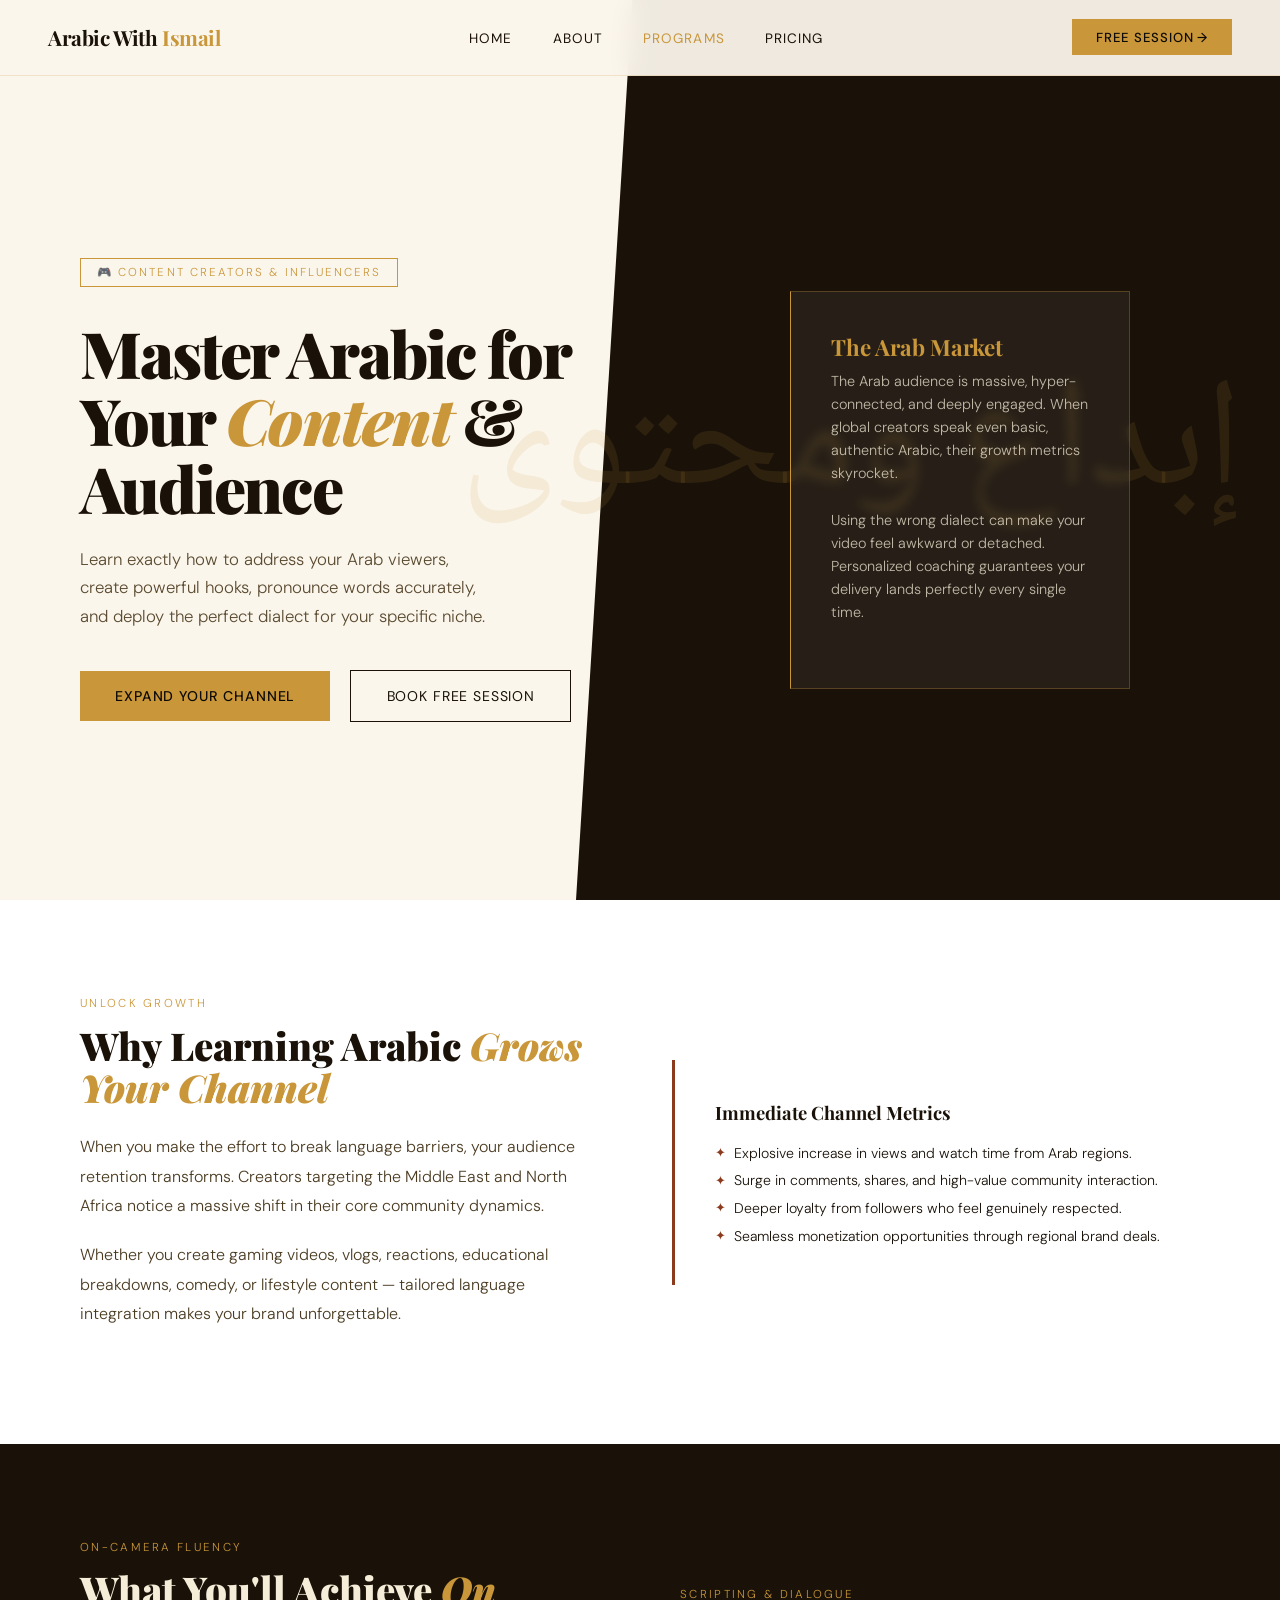
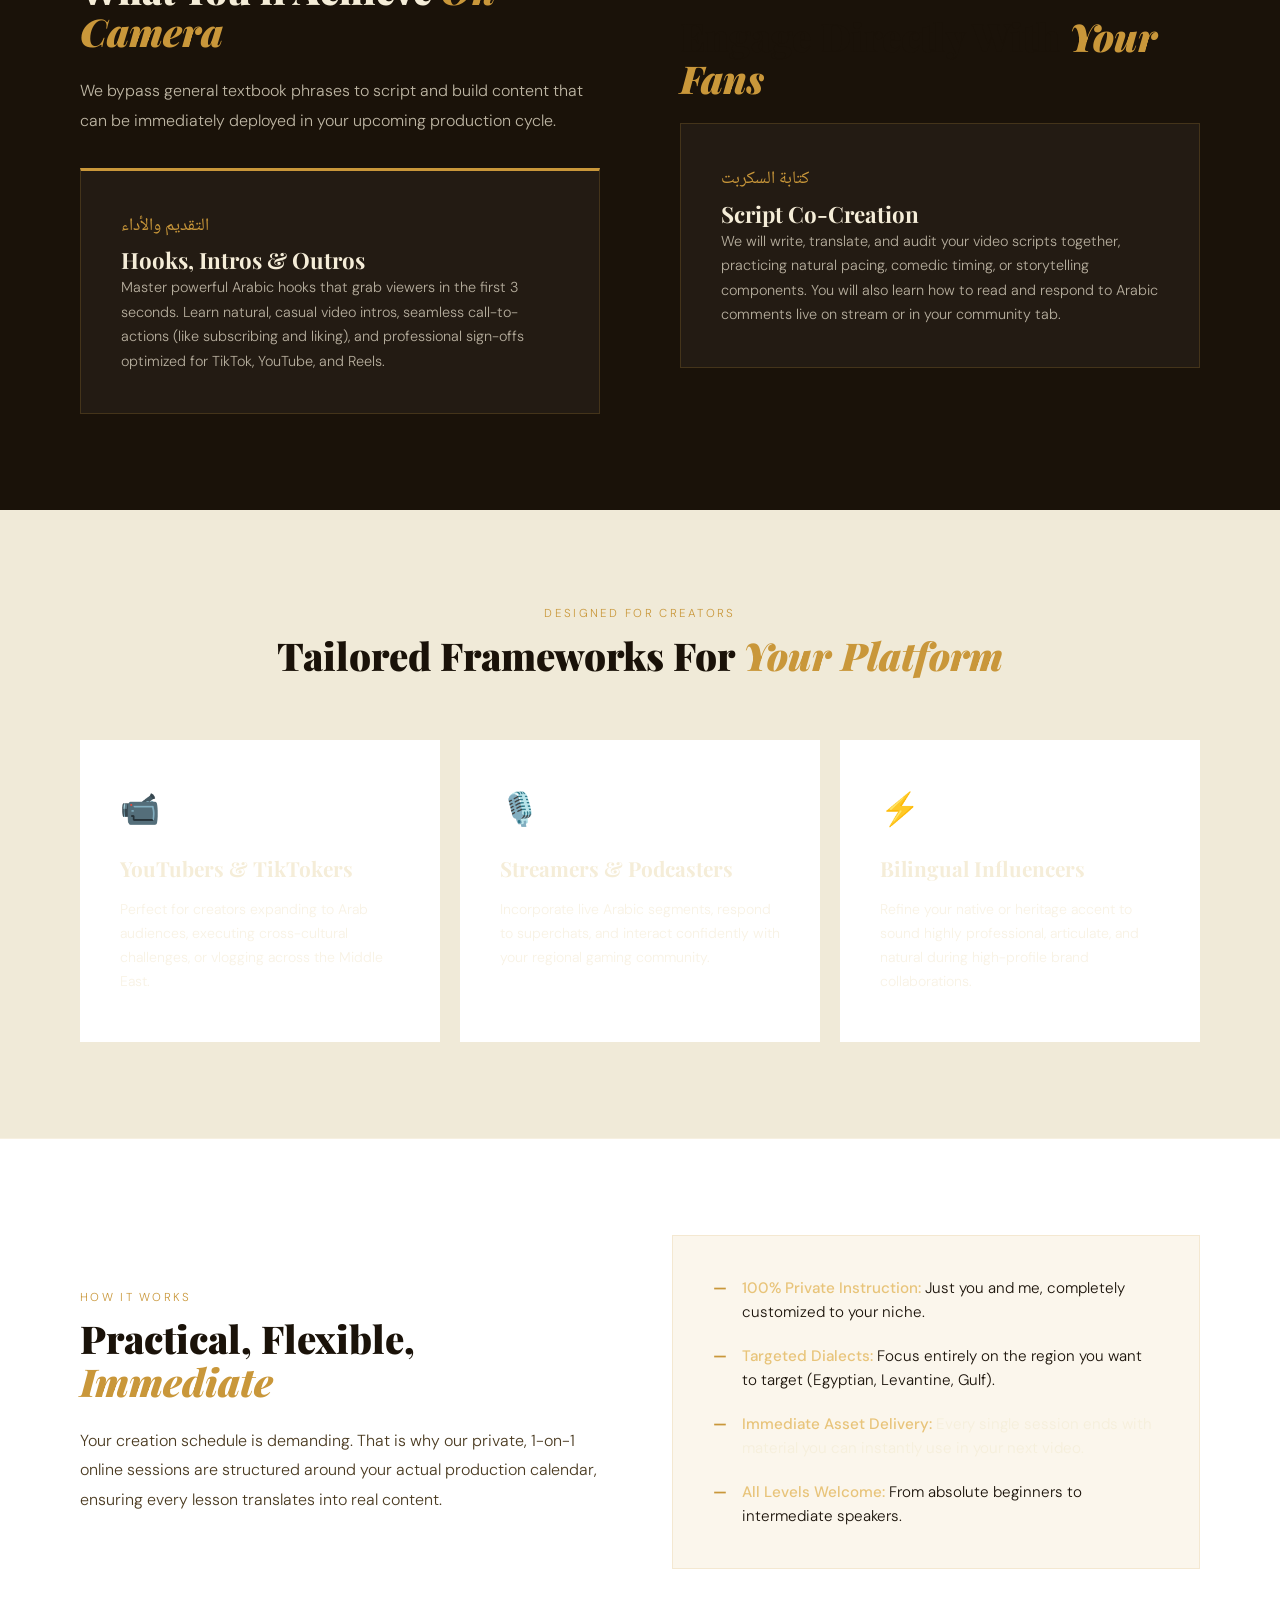
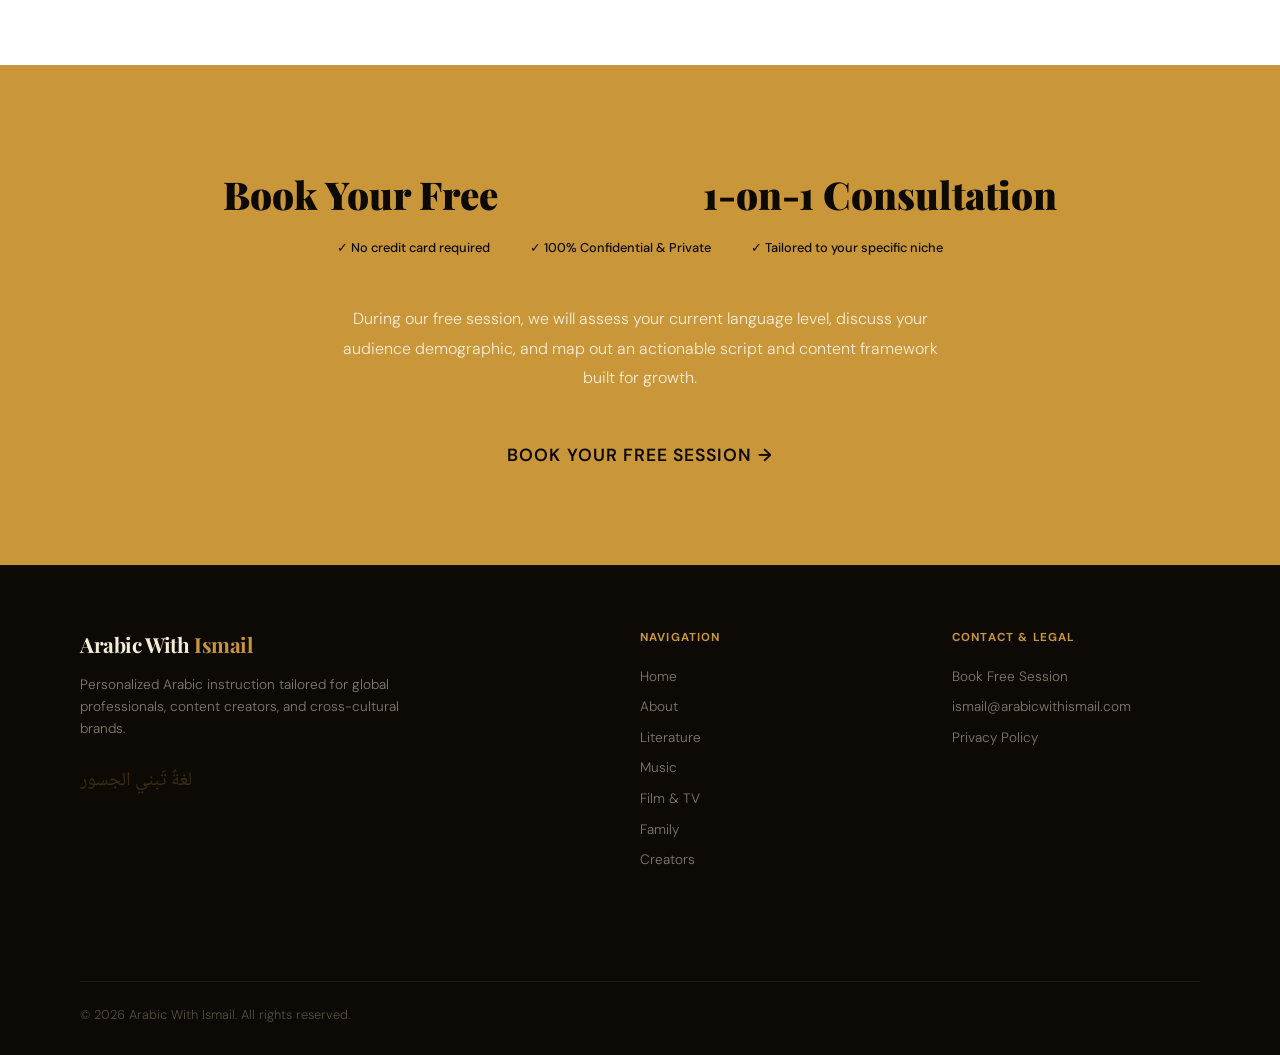
<file: arabic-creators.html>
<!DOCTYPE html>
<html lang="en">
<head>
  <meta charset="UTF-8">
  <meta name="viewport" content="width=device-width, initial-scale=1.0">
  <title>Arabic for Content Creators — Arabic With Ismail</title>
  <link rel="stylesheet" href="style.css">
</head>
<body>

  <!-- ── NAVIGATION ── -->
  <nav>
    <a href="index.html" class="nav-logo">Arabic With <span>Ismail</span></a>
    <ul class="nav-links">
      <li><a href="index.html">Home</a></li>
        <li><a href="about.html">About</a></li>
        <li><a href="programs.html" style="color: var(--gold);">Programs</a></li>
        <li><a href="pricing.html">Pricing</a></li>
    </ul>
    <button class="hamburger" id="hamburger">
      <span></span>
      <span></span>
      <span></span>
    </button>
    <a href="free-lesson.html" class="nav-cta">Free Session →</a>
  </nav>

  <!-- MOBILE MENU -->
  <div class="mobile-menu" id="mobileMenu">
    <ul>
      <li><a href="index.html">Home</a></li>
      <li><a href="about.html">About</a></li>
      <li><a href="literature.html">Literature</a></li>
      <li><a href="arabic-music.html">Music</a></li>
      <li><a href="film-arabic.html">Film & TV</a></li>
      <li><a href="arabic-family.html">Family</a></li>
      <li><a href="arabic-creators.html" class="mobile-cta">Creators</a></li>
      <li><a href="pricing.html">Pricing</a></li>
      <li><a href="free-lesson.html" class="mobile-cta">Book Free Lesson</a></li>
    </ul>
  </div>

  <!-- ── HERO SECTION ── -->
  <header class="hero">
    <div class="hero-bg-arabic"></div>
    <div class="hero-calligraphy">إبداع ومحتوى</div>
    
    <div class="hero-left">
      <span class="hero-tag">🎮 Content Creators & Influencers</span>
      <h1 class="hero-title">Master Arabic for Your <em>Content</em> & Audience</h1>
      <p class="hero-subtitle">
        Learn exactly how to address your Arab viewers, create powerful hooks, pronounce words accurately, and deploy the perfect dialect for your specific niche.
      </p>
      <div class="hero-btns">
        <a href="#explore" class="btn-primary">Expand Your Channel</a>
        <a href="free-lesson.html" class="btn-ghost" style="margin-left: 1rem;">Book Free Session</a>
      </div>
    </div>

    <div class="hero-right">
      <div class="hero-card" style="border-left-color: var(--gold);">
        <h3 class="hero-card-title">The Arab Market</h3>
        <p>The Arab audience is massive, hyper-connected, and deeply engaged. When global creators speak even basic, authentic Arabic, their growth metrics skyrocket.</p>
        <p>Using the wrong dialect can make your video feel awkward or detached. Personalized coaching guarantees your delivery lands perfectly every single time.</p>
      </div>
    </div>
  </header>

  <!-- ── WHY IT MATTERS SECTION ── -->
  <section class="section" id="explore" style="background: white;">
    <div>
      <span class="section-tag">Unlock Growth</span>
      <h2 class="section-title">Why Learning Arabic <em>Grows Your Channel</em></h2>
      <div class="body-text">
        <p>When you make the effort to break language barriers, your audience retention transforms. Creators targeting the Middle East and North Africa notice a massive shift in their core community dynamics.</p>
        <p>Whether you create gaming videos, vlogs, reactions, educational breakdowns, comedy, or lifestyle content — tailored language integration makes your brand unforgettable.</p>
      </div>
    </div>
    <div class="prime-why">
      <h4>Immediate Channel Metrics</h4>
      <ul class="prime-why-list">
        <li>Explosive increase in views and watch time from Arab regions.</li>
        <li>Surge in comments, shares, and high-value community interaction.</li>
        <li>Deeper loyalty from followers who feel genuinely respected.</li>
        <li>Seamless monetization opportunities through regional brand deals.</li>
      </ul>
    </div>
  </section>

  <!-- ── WHAT YOU ACHIEVE (TIMELINE/CARDS STYLE) ── -->
  <section class="reading-section">
    <!-- Left Column: Performance Preparation -->
    <div class="philosophy-left">
      <span class="section-tag">On-Camera Fluency</span>
      <h2 class="section-title">What You'll Achieve <em>On Camera</em></h2>
      <p class="body-text" style="margin-bottom: 2rem;">
        We bypass general textbook phrases to script and build content that can be immediately deployed in your upcoming production cycle.
      </p>
      
      <div class="book-card" style="border-top: 3px solid var(--gold);">
        <span class="book-arabic">التقديم والأداء</span>
        <h3 class="book-title">Hooks, Intros & Outros</h3>
        <p class="book-desc">Master powerful Arabic hooks that grab viewers in the first 3 seconds. Learn natural, casual video intros, seamless call-to-actions (like subscribing and liking), and professional sign-offs optimized for TikTok, YouTube, and Reels.</p>
      </div>
    </div>

    <!-- Right Column: Community & Scripting -->
    <div class="philosophy-right">
      <span class="section-tag">Scripting & Dialogue</span>
      <h2 class="section-title">Engage Directly With <em>Your Fans</em></h2>
      
      <div class="book-card">
        <span class="book-arabic">كتابة السكربت</span>
        <h3 class="book-title">Script Co-Creation</h3>
        <p class="book-desc">We will write, translate, and audit your video scripts together, practicing natural pacing, comedic timing, or storytelling components. You will also learn how to read and respond to Arabic comments live on stream or in your community tab.</p>
      </div>
    </div>
  </section>

  <!-- ── IDEAL AUDIENCE TRACKS ── -->
  <section class="section tracks" style="background: #F0EAD8;">
    <div style="grid-column: 1/-1; text-align: center; margin-bottom: 2rem;">
      <span class="section-tag">Designed For Creators</span>
      <h2 class="section-title">Tailored Frameworks For <em>Your Platform</em></h2>
    </div>
    
    <div class="tracks-grid" style="grid-column: 1/-1;">
      <div class="track-card" style="background: white;">
        <span class="track-icon">📹</span>
        <h3 class="track-title">YouTubers & TikTokers</h3>
        <p class="track-desc">Perfect for creators expanding to Arab audiences, executing cross-cultural challenges, or vlogging across the Middle East.</p>
      </div>
      <div class="track-card" style="background: white;">
        <span class="track-icon">🎙️</span>
        <h3 class="track-title">Streamers & Podcasters</h3>
        <p class="track-desc">Incorporate live Arabic segments, respond to superchats, and interact confidently with your regional gaming community.</p>
      </div>
      <div class="track-card" style="background: white;">
        <span class="track-icon">⚡</span>
        <h3 class="track-title">Bilingual Influencers</h3>
        <p class="track-desc">Refine your native or heritage accent to sound highly professional, articulate, and natural during high-profile brand collaborations.</p>
      </div>
    </div>
  </section>

  <!-- ── METHODOLOGY & PROMISE ── -->
  <section class="section" style="background: white; border-top: 1px solid rgba(201,151,58,0.15);">
    <div>
      <span class="section-tag">How It Works</span>
      <h2 class="section-title">Practical, Flexible, <em>Immediate</em></h2>
      <p class="body-text">Your creation schedule is demanding. That is why our private, 1-on-1 online sessions are structured around your actual production calendar, ensuring every lesson translates into real content.</p>
    </div>
    <div>
      <ul class="philosophy-points" style="background: var(--cream); padding: 2.5rem; border: 1px solid rgba(201,151,58,0.15);">
        <li style="color: var(--ink);"><strong>100% Private Instruction:</strong> Just you and me, completely customized to your niche.</li>
        <li style="color: var(--ink);"><strong>Targeted Dialects:</strong> Focus entirely on the region you want to target (Egyptian, Levantine, Gulf).</li>
        <li><strong>Immediate Asset Delivery:</strong> Every single session ends with material you can instantly use in your next video.</li>
        <li style="color: var(--ink);"><strong>All Levels Welcome:</strong> From absolute beginners to intermediate speakers.</li>
      </ul>
    </div>
  </section>

  <!-- ── FREE SESSION CTA SECTION ── -->
  <section class="free-session" id="cta">
    <span class="section-tag">Ready to Go Viral in the Arab World?</span>
    <h2 class="section-title">Book Your Free <em>45-Minute</em> 1-on-1 Consultation</h2>
    
    <div class="trust-badges" style="margin-bottom: 3rem;">
      <span class="badge">✓ No credit card required</span>
      <span class="badge">✓ 100% Confidential & Private</span>
      <span class="badge">✓ Tailored to your specific niche</span>
    </div>

    <div style="text-align: center; margin-bottom: 2rem;">
      <p class="body-text" style="color: var(--sand); max-width: 600px; margin: 0 auto;">During our free session, we will assess your current language level, discuss your audience demographic, and map out an actionable script and content framework built for growth.</p>
    </div>

    <div style="text-align: center;">
      <a href="free-lesson.html" class="btn-primary" style="display: inline-block; padding: 1.2rem 2.5rem; font-size: 1.1rem; background: var(--gold); color: var(--dark); text-decoration: none; font-weight: 600; border-radius: 4px;">
        Book Your Free Session →
      </a>
    </div>
  </section>

  <!-- ── FOOTER ── -->
  <footer>
    <div class="footer-brand">
      <a href="index.html" class="nav-logo">Arabic With <span>Ismail</span></a>
      <p>Personalized Arabic instruction tailored for global professionals, content creators, and cross-cultural brands.</p>
      <div class="footer-arabic">لغةٌ تَبني الجسور</div>
    </div>
    <div class="footer-col">
      <h4>Navigation</h4>
      <ul>
        <li><a href="index.html">Home</a></li>
        <li><a href="about.html">About</a></li>
        <li><a href="literature.html">Literature</a></li>
        <li><a href="arabic-music.html">Music</a></li>
        <li><a href="film-arabic.html">Film & TV</a></li>
        <li><a href="arabic-family.html">Family</a></li>
        <li><a href="arabic-creators.html">Creators</a></li>
      </ul>
    </div>
    <div class="footer-col">
      <h4>Contact & Legal</h4>
      <ul>
        <li><a href="free-lesson.html">Book Free Session</a></li>
        <li><a href="mailto:ismail@arabicwithismail.com">ismail@arabicwithismail.com</a></li>
        <li><a href="#">Privacy Policy</a></li>
      </ul>
    </div>
    <div class="footer-bottom">
      <p>&copy; 2026 Arabic With Ismail. All rights reserved.</p>
    </div>
  </footer>

  <!-- JS For Hamburger Menu Toggle -->
  <script>
    const hamburger = document.getElementById('hamburger');
    const mobileMenu = document.getElementById('mobileMenu');
    
    hamburger.addEventListener('click', () => {
      hamburger.classList.toggle('open');
      mobileMenu.classList.toggle('open');
    });
  </script>
</body>
</html>
</file>
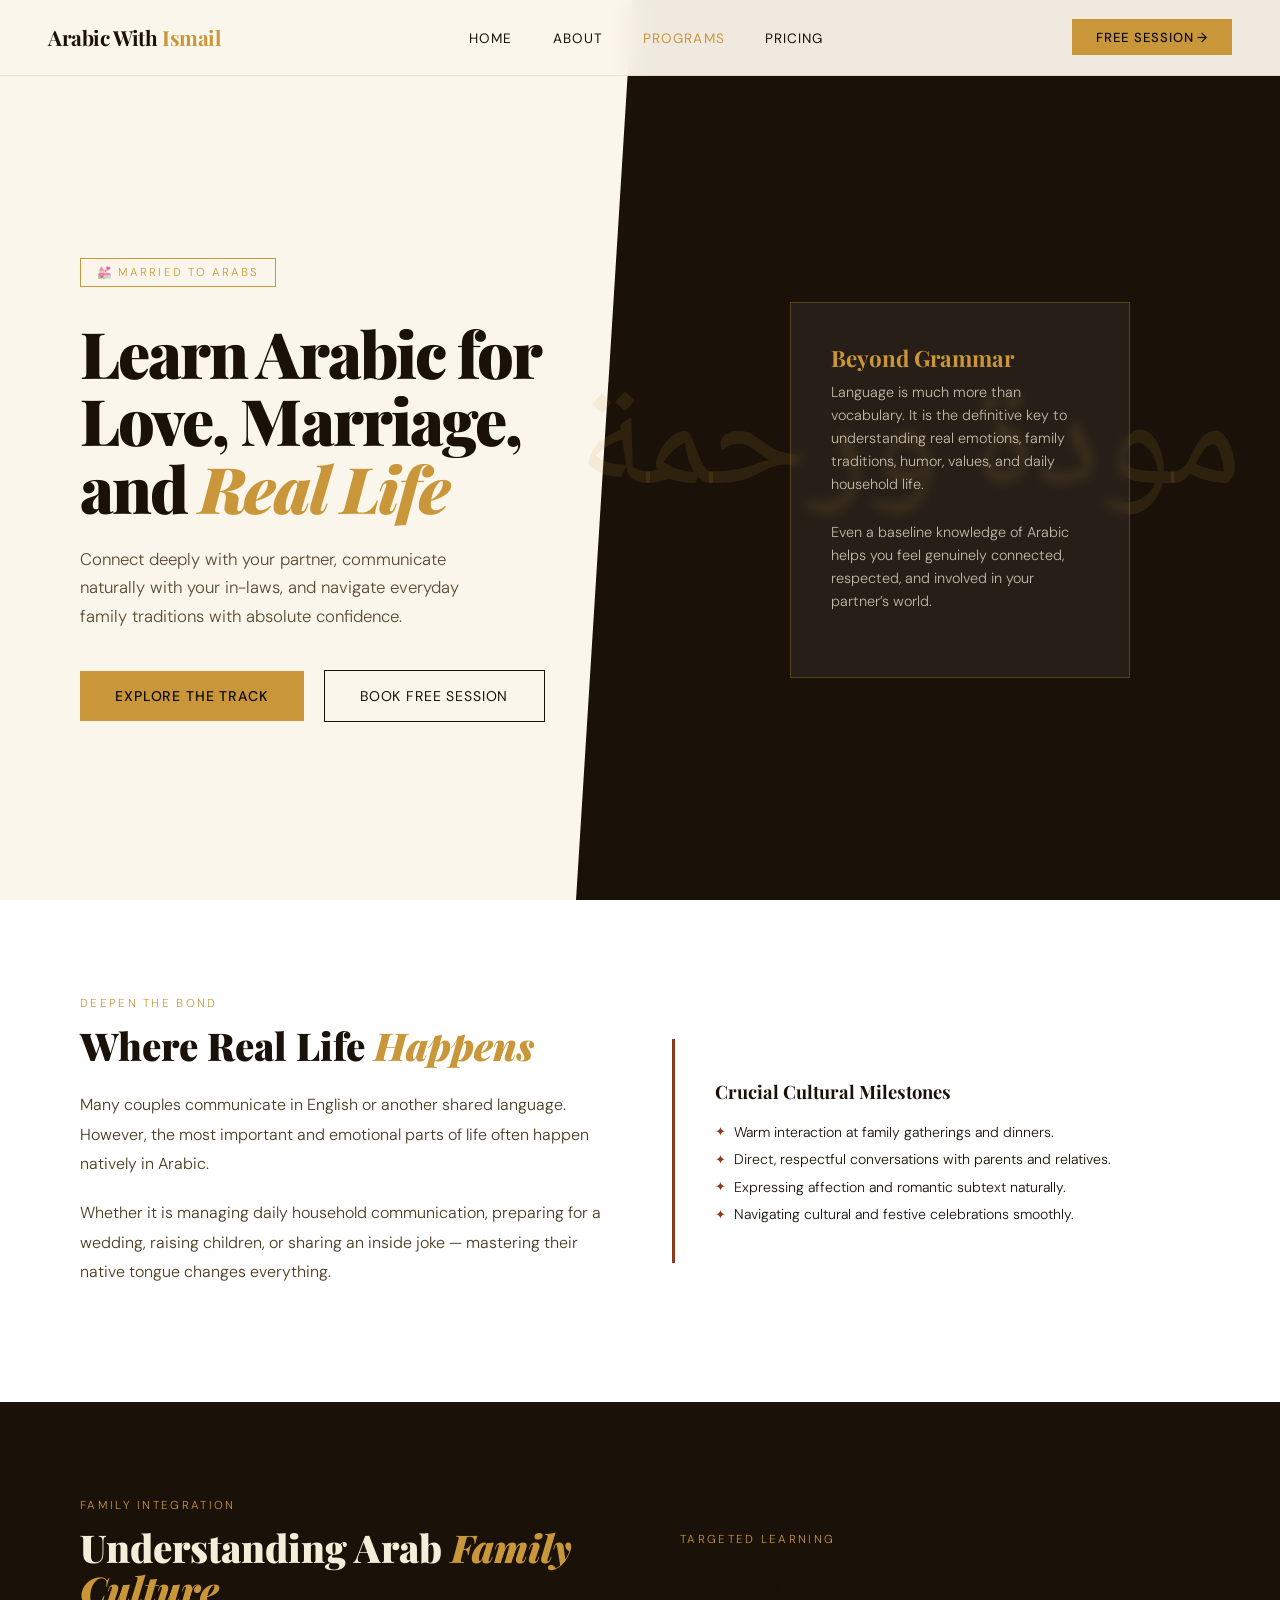
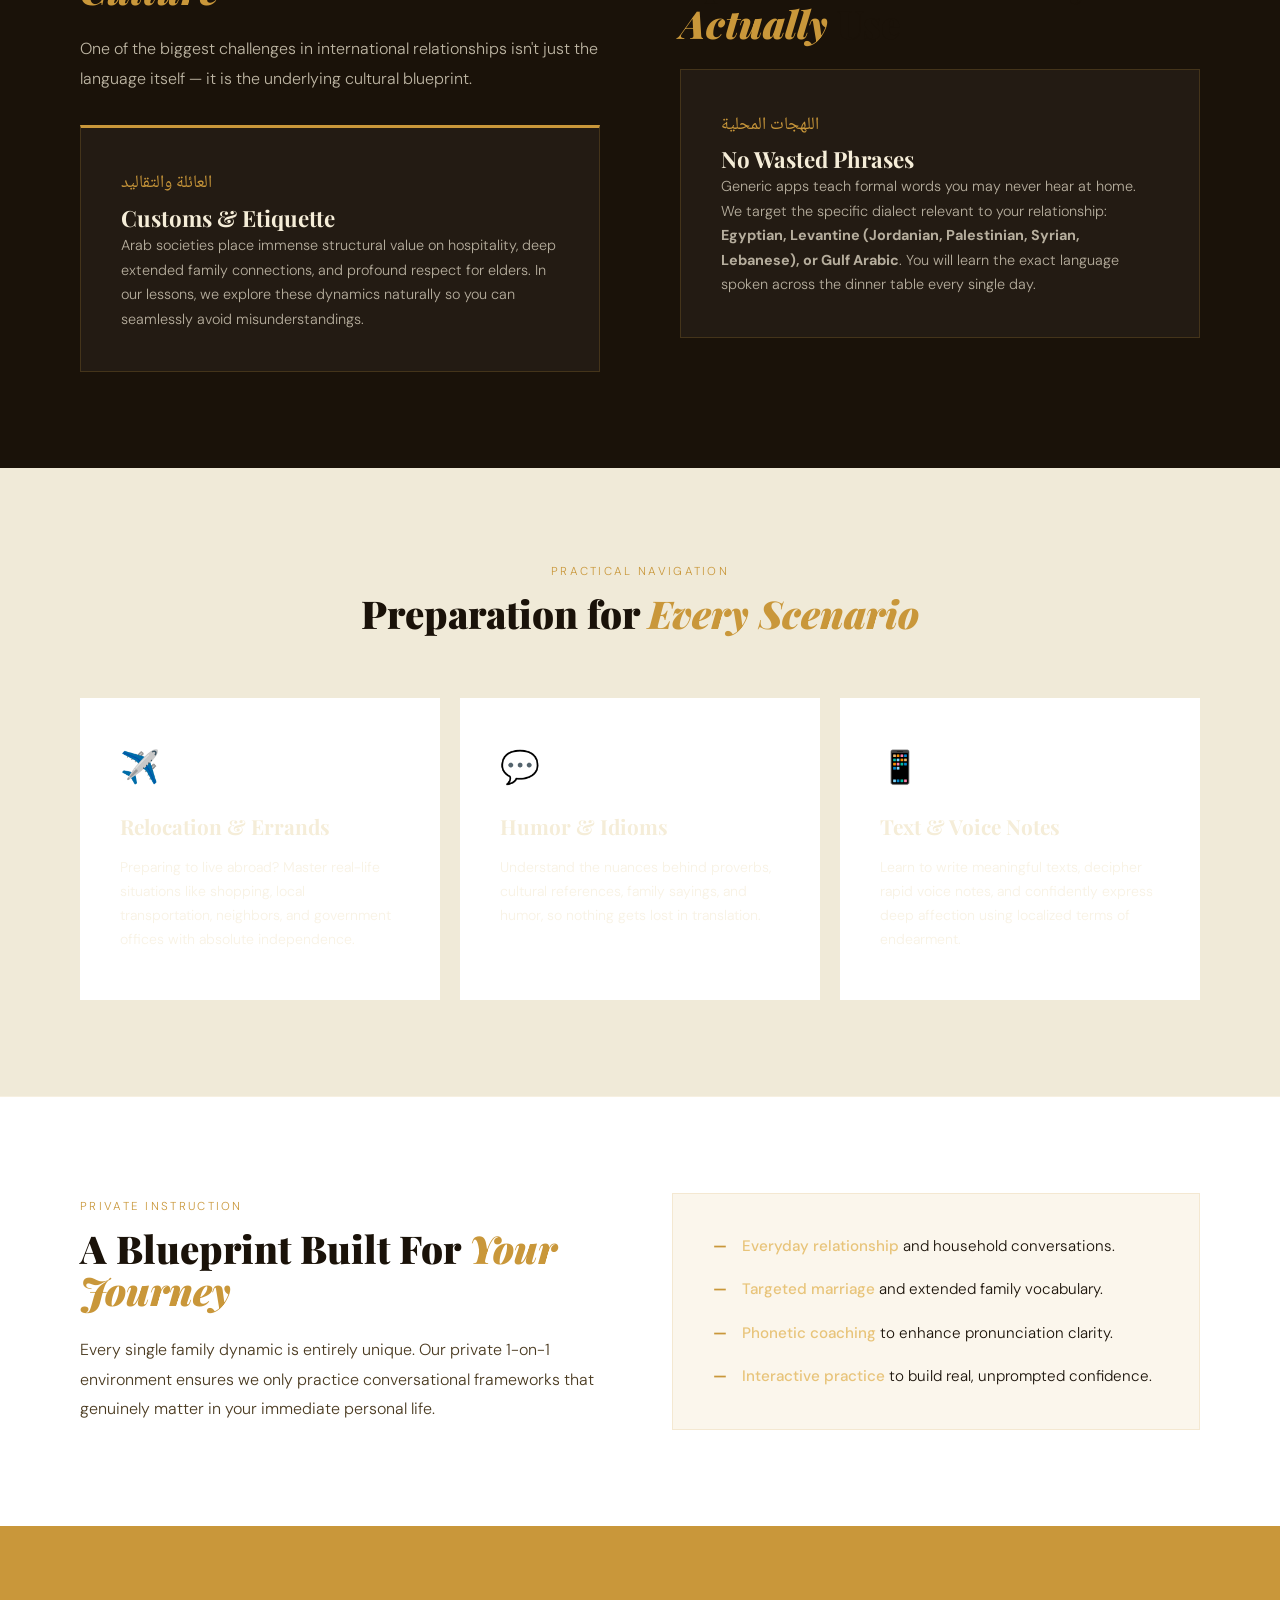
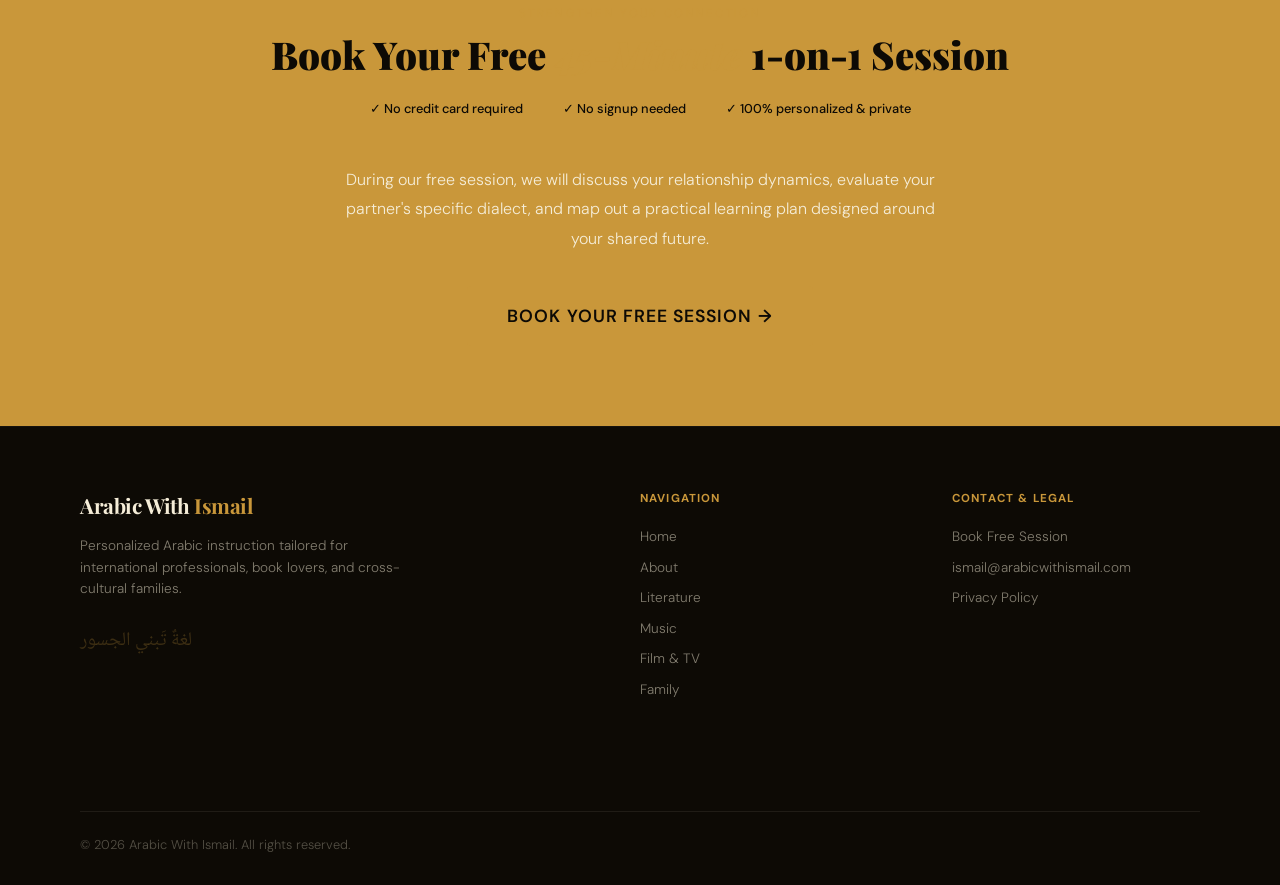
<file: arabic-family.html>
<!DOCTYPE html>
<html lang="en">
<head>
  <meta charset="UTF-8">
  <meta name="viewport" content="width=device-width, initial-scale=1.0">
  <title>Arabic for Love & Marriage — Arabic With Ismail</title>
  <link rel="stylesheet" href="style.css">
</head>
<body>

  <!-- ── NAVIGATION ── -->
  <nav>
    <a href="index.html" class="nav-logo">Arabic With <span>Ismail</span></a>
    <ul class="nav-links">
      <li><a href="index.html">Home</a></li>
        <li><a href="about.html">About</a></li>
        <li><a href="programs.html" style="color: var(--gold);">Programs</a></li>
        <li><a href="pricing.html">Pricing</a></li>
    </ul>
    <button class="hamburger" id="hamburger">
      <span></span>
      <span></span>
      <span></span>
    </button>
    <a href="free-lesson.html" class="nav-cta">Free Session →</a>
  </nav>

  <!-- MOBILE MENU -->
  <div class="mobile-menu" id="mobileMenu">
    <ul>
      <li><a href="index.html">Home</a></li>
      <li><a href="about.html">About</a></li>
      <li><a href="literature.html">Literature</a></li>
      <li><a href="arabic-music.html">Music</a></li>
      <li><a href="film-arabic.html">Film & TV</a></li>
      <li><a href="arabic-family.html" class="mobile-cta">Family</a></li>
      <li><a href="pricing.html">Pricing</a></li>
      <li><a href="free-lesson.html" class="mobile-cta">Book Free Lesson</a></li>
    </ul>
  </div>

  <!-- ── HERO SECTION ── -->
  <header class="hero">
    <div class="hero-bg-arabic"></div>
    <div class="hero-calligraphy">مودة ورحمة</div>
    
    <div class="hero-left">
      <span class="hero-tag">💒 Married to Arabs</span>
      <h1 class="hero-title">Learn Arabic for Love, Marriage, and <em>Real Life</em></h1>
      <p class="hero-subtitle">
        Connect deeply with your partner, communicate naturally with your in-laws, and navigate everyday family traditions with absolute confidence.
      </p>
      <div class="hero-btns">
        <a href="#explore" class="btn-primary">Explore the Track</a>
        <a href="free-lesson.html" class="btn-ghost" style="margin-left: 1rem;">Book Free Session</a>
      </div>
    </div>

    <div class="hero-right">
      <div class="hero-card">
        <h3 class="hero-card-title">Beyond Grammar</h3>
        <p>Language is much more than vocabulary. It is the definitive key to understanding real emotions, family traditions, humor, values, and daily household life.</p>
        <p>Even a baseline knowledge of Arabic helps you feel genuinely connected, respected, and involved in your partner’s world.</p>
      </div>
    </div>
  </header>

  <!-- ── WHY ARABIC MATTERS (TWO COLUMNS) ── -->
  <section class="section" id="explore" style="background: white;">
    <div>
      <span class="section-tag">Deepen the Bond</span>
      <h2 class="section-title">Where Real Life <em>Happens</em></h2>
      <div class="body-text">
        <p>Many couples communicate in English or another shared language. However, the most important and emotional parts of life often happen natively in Arabic.</p>
        <p>Whether it is managing daily household communication, preparing for a wedding, raising children, or sharing an inside joke — mastering their native tongue changes everything.</p>
      </div>
    </div>
    <div class="prime-why">
      <h4>Crucial Cultural Milestones</h4>
      <ul class="prime-why-list">
        <li>Warm interaction at family gatherings and dinners.</li>
        <li>Direct, respectful conversations with parents and relatives.</li>
        <li>Expressing affection and romantic subtext naturally.</li>
        <li>Navigating cultural and festive celebrations smoothly.</li>
      </ul>
    </div>
  </section>

  <!-- ── DIALECTS & CULTURE (TIMELINE/CARDS STYLE) ── -->
  <section class="reading-section">
    <!-- Left Column: Cultural Dynamic -->
    <div class="philosophy-left">
      <span class="section-tag">Family Integration</span>
      <h2 class="section-title">Understanding Arab <em>Family Culture</em></h2>
      <p class="body-text" style="margin-bottom: 2rem;">
        One of the biggest challenges in international relationships isn't just the language itself — it is the underlying cultural blueprint.
      </p>
      
      <div class="book-card" style="border-top: 3px solid var(--gold);">
        <span class="book-arabic">العائلة والتقاليد</span>
        <h3 class="book-title">Customs & Etiquette</h3>
        <p class="book-desc">Arab societies place immense structural value on hospitality, deep extended family connections, and profound respect for elders. In our lessons, we explore these dynamics naturally so you can seamlessly avoid misunderstandings.</p>
      </div>
    </div>

    <!-- Right Column: Dialect Choice -->
    <div class="philosophy-right">
      <span class="section-tag">Targeted Learning</span>
      <h2 class="section-title">Speak the Dialect They <em>Actually</em> Use</h2>
      
      <div class="book-card">
        <span class="book-arabic">اللهجات المحلية</span>
        <h3 class="book-title">No Wasted Phrases</h3>
        <p class="book-desc">Generic apps teach formal words you may never hear at home. We target the specific dialect relevant to your relationship: <strong>Egyptian, Levantine (Jordanian, Palestinian, Syrian, Lebanese), or Gulf Arabic</strong>. You will learn the exact language spoken across the dinner table every single day.</p>
      </div>
    </div>
  </section>

  <!-- ── RELOCATION / HUMOR TRACKS ── -->
  <section class="section tracks" style="background: #F0EAD8;">
    <div style="grid-column: 1/-1; text-align: center; margin-bottom: 2rem;">
      <span class="section-tag">Practical Navigation</span>
      <h2 class="section-title">Preparation for <em>Every Scenario</em></h2>
    </div>
    
    <div class="tracks-grid" style="grid-column: 1/-1;">
      <div class="track-card" style="background: white;">
        <span class="track-icon">✈️</span>
        <h3 class="track-title">Relocation & Errands</h3>
        <p class="track-desc">Preparing to live abroad? Master real-life situations like shopping, local transportation, neighbors, and government offices with absolute independence.</p>
      </div>
      <div class="track-card" style="background: white;">
        <span class="track-icon">💬</span>
        <h3 class="track-title">Humor & Idioms</h3>
        <p class="track-desc">Understand the nuances behind proverbs, cultural references, family sayings, and humor, so nothing gets lost in translation.</p>
      </div>
      <div class="track-card" style="background: white;">
        <span class="track-icon">📱</span>
        <h3 class="track-title">Text & Voice Notes</h3>
        <p class="track-desc">Learn to write meaningful texts, decipher rapid voice notes, and confidently express deep affection using localized terms of endearment.</p>
      </div>
    </div>
  </section>

  <!-- ── 1-ON-1 VALUE PROPOSITION ── -->
  <section class="section" style="background: white; border-top: 1px solid rgba(201,151,58,0.15);">
    <div>
      <span class="section-tag">Private Instruction</span>
      <h2 class="section-title">A Blueprint Built For <em>Your Journey</em></h2>
      <p class="body-text">Every single family dynamic is entirely unique. Our private 1-on-1 environment ensures we only practice conversational frameworks that genuinely matter in your immediate personal life.</p>
    </div>
    <div>
      <ul class="philosophy-points" style="background: var(--cream); padding: 2.5rem; border: 1px solid rgba(201,151,58,0.15);">
        <li style="color: var(--ink);"><strong>Everyday relationship</strong> and household conversations.</li>
        <li style="color: var(--ink);"><strong>Targeted marriage</strong> and extended family vocabulary.</li>
        <li style="color: var(--ink);"><strong>Phonetic coaching</strong> to enhance pronunciation clarity.</li>
        <li style="color: var(--ink);"><strong>Interactive practice</strong> to build real, unprompted confidence.</li>
      </ul>
    </div>
  </section>

  <!-- ── FREE SESSION CTA SECTION ── -->
  <section class="free-session" id="cta">
    <span class="section-tag">Strengthen Your Connection</span>
    <h2 class="section-title">Book Your Free <em>45-Minute</em> 1-on-1 Session</h2>
    
    <div class="trust-badges" style="margin-bottom: 3rem;">
      <span class="badge">✓ No credit card required</span>
      <span class="badge">✓ No signup needed</span>
      <span class="badge">✓ 100% personalized & private</span>
    </div>

    <div style="text-align: center; margin-bottom: 2rem;">
      <p class="body-text" style="color: var(--sand); max-width: 600px; margin: 0 auto;">During our free session, we will discuss your relationship dynamics, evaluate your partner's specific dialect, and map out a practical learning plan designed around your shared future.</p>
    </div>

    <div style="text-align: center;">
      <a href="free-lesson.html" class="btn-primary" style="display: inline-block; padding: 1.2rem 2.5rem; font-size: 1.1rem; background: var(--gold); color: var(--dark); text-decoration: none; font-weight: 600; border-radius: 4px;">
        Book Your Free Session →
      </a>
    </div>
  </section>

  <!-- ── FOOTER ── -->
  <footer>
    <div class="footer-brand">
      <a href="index.html" class="nav-logo">Arabic With <span>Ismail</span></a>
      <p>Personalized Arabic instruction tailored for international professionals, book lovers, and cross-cultural families.</p>
      <div class="footer-arabic">لغةٌ تَبني الجسور</div>
    </div>
    <div class="footer-col">
      <h4>Navigation</h4>
      <ul>
        <li><a href="index.html">Home</a></li>
        <li><a href="about.html">About</a></li>
        <li><a href="literature.html">Literature</a></li>
        <li><a href="arabic-music.html">Music</a></li>
        <li><a href="film-arabic.html">Film & TV</a></li>
        <li><a href="arabic-family.html">Family</a></li>
      </ul>
    </div>
    <div class="footer-col">
      <h4>Contact & Legal</h4>
      <ul>
        <li><a href="free-lesson.html">Book Free Session</a></li>
        <li><a href="mailto:ismail@arabicwithismail.com">ismail@arabicwithismail.com</a></li>
        <li><a href="#">Privacy Policy</a></li>
      </ul>
    </div>
    <div class="footer-bottom">
      <p>&copy; 2026 Arabic With Ismail. All rights reserved.</p>
    </div>
  </footer>

  <!-- JS For Hamburger Menu Toggle -->
  <script>
    const hamburger = document.getElementById('hamburger');
    const mobileMenu = document.getElementById('mobileMenu');
    
    hamburger.addEventListener('click', () => {
      hamburger.classList.toggle('open');
      mobileMenu.classList.toggle('open');
    });
  </script>
</body>
</html>
</file>
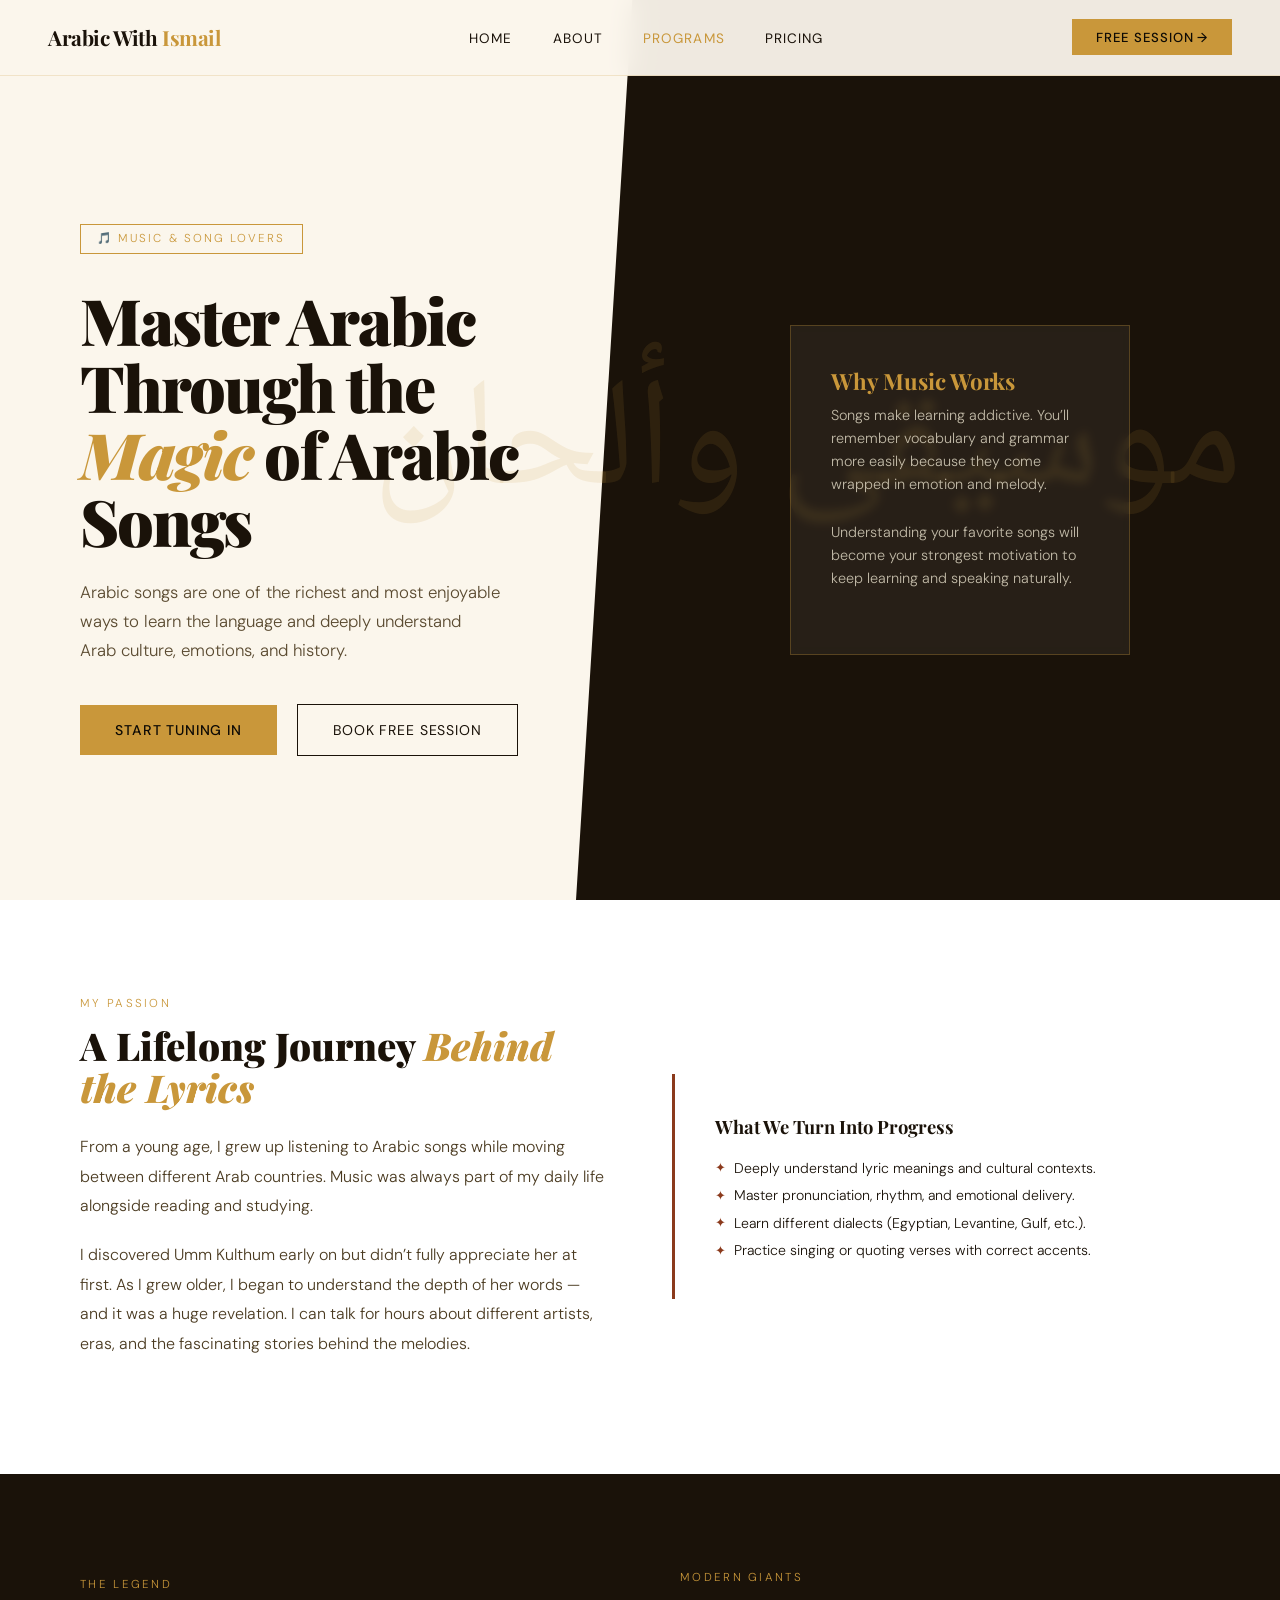
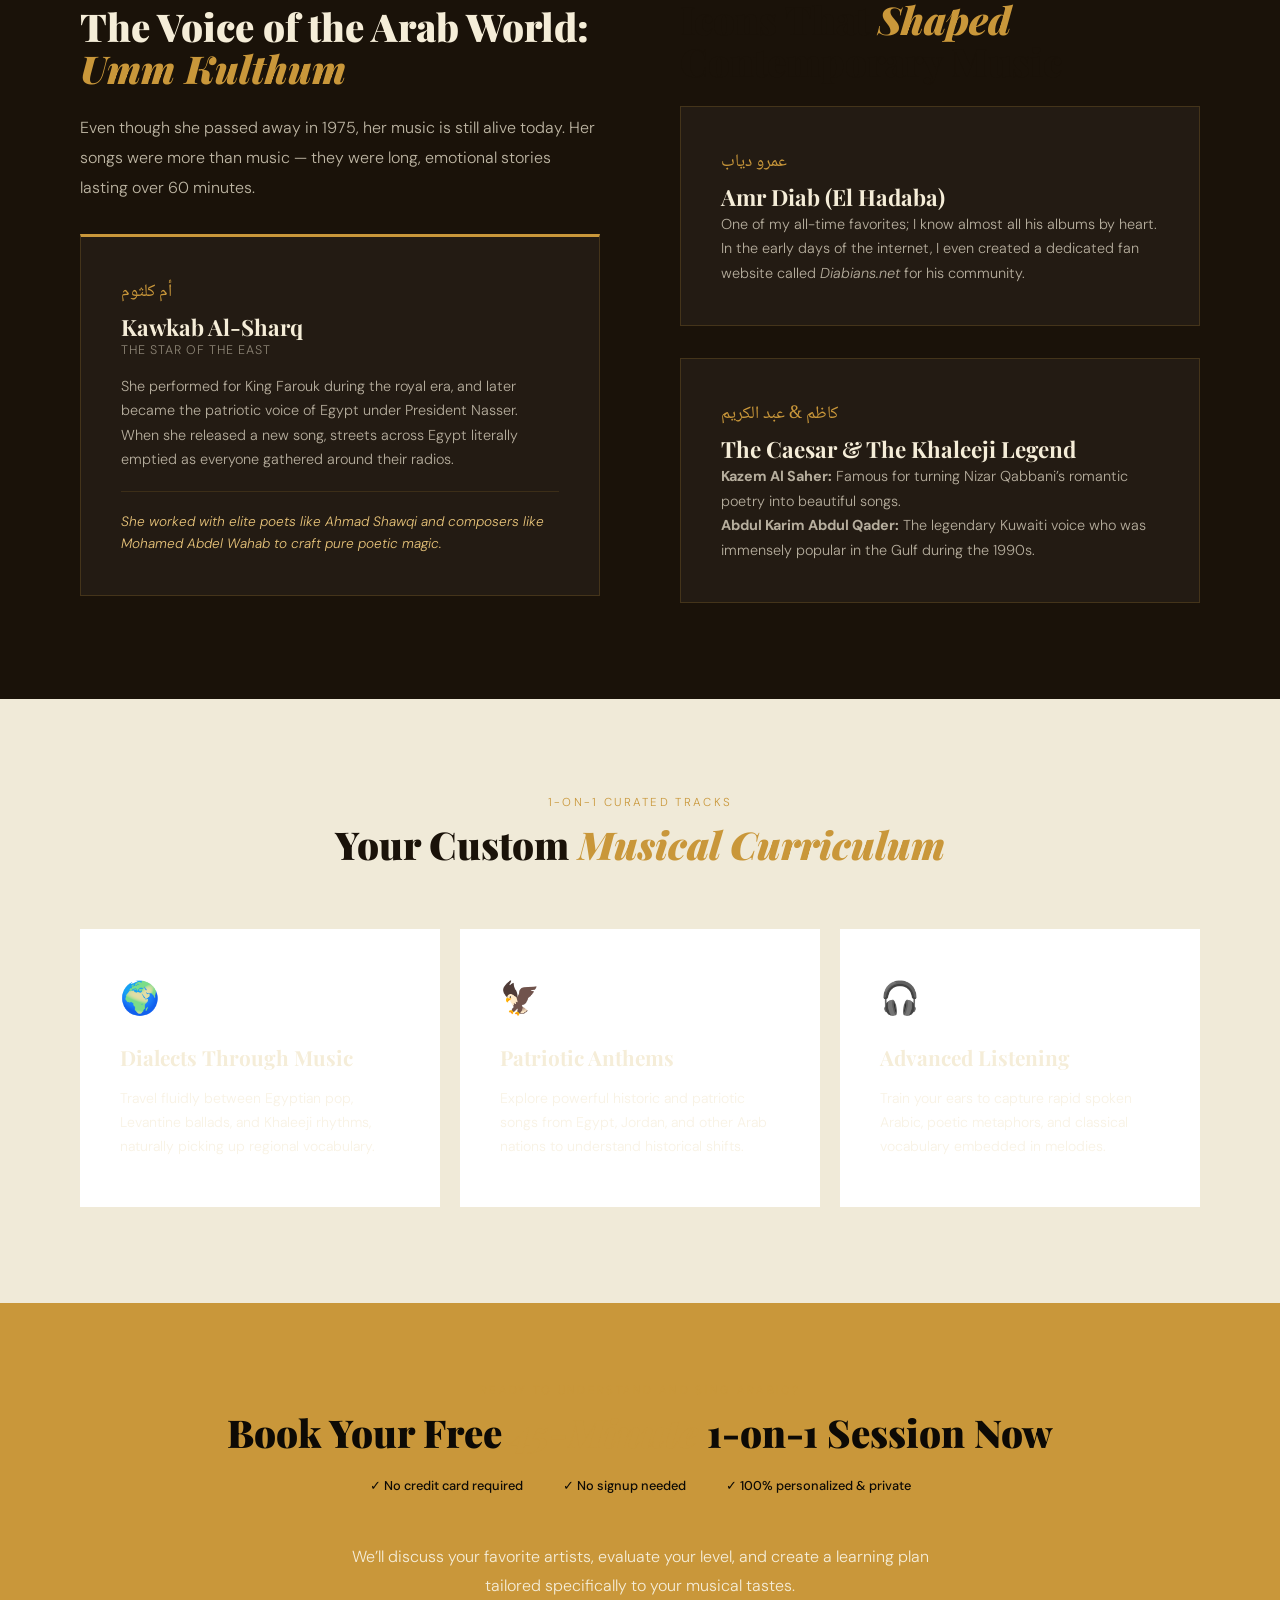
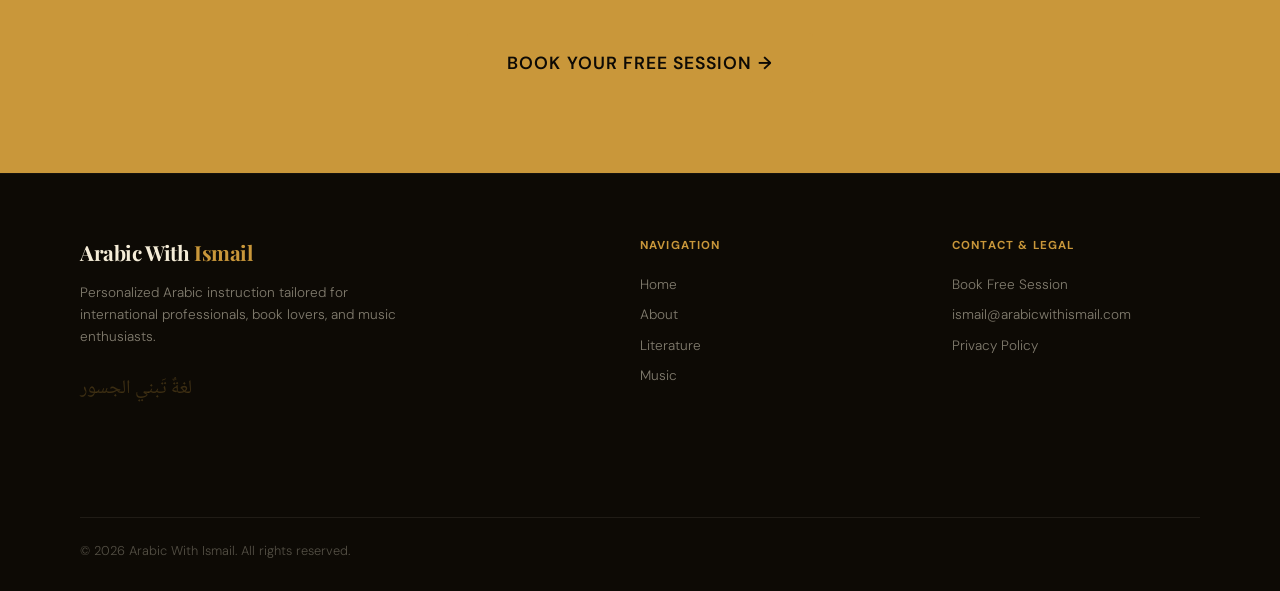
<file: arabic-music.html>
<!DOCTYPE html>
<html lang="en">
<head>
  <meta charset="UTF-8">
  <meta name="viewport" content="width=device-width, initial-scale=1.0">
  <title>Arabic Music & Songs — Arabic With Ismail</title>
  <link rel="stylesheet" href="style.css">
</head>
<body>

  <!-- ── NAVIGATION ── -->
  <nav>
    <a href="index.html" class="nav-logo">Arabic With <span>Ismail</span></a>
    <ul class="nav-links">
      <li><a href="index.html">Home</a></li>
        <li><a href="about.html">About</a></li>
        <li><a href="programs.html" style="color: var(--gold);">Programs</a></li>
        <li><a href="pricing.html">Pricing</a></li>
    </ul>
    <button class="hamburger" id="hamburger">
      <span></span>
      <span></span>
      <span></span>
    </button>
    <a href="free-lesson.html" class="nav-cta">Free Session →</a>
  </nav>

  <!-- MOBILE MENU -->
  <div class="mobile-menu" id="mobileMenu">
    <ul>
      <li><a href="index.html">Home</a></li>
      <li><a href="about.html">About</a></li>
      <li><a href="literature.html">Literature</a></li>
      <li><a href="arabic-music.html" class="mobile-cta">Music</a></li>
      <li><a href="pricing.html">Pricing</a></li>
      <li><a href="free-lesson.html" class="mobile-cta">Book Free Lesson</a></li>
    </ul>
  </div>

  <!-- ── HERO SECTION ── -->
  <header class="hero">
    <div class="hero-bg-arabic"></div>
    <div class="hero-calligraphy">موسيقى وألحان</div>
    
    <div class="hero-left">
      <span class="hero-tag">🎵 Music & Song Lovers</span>
      <h1 class="hero-title">Master Arabic Through the <em>Magic</em> of Arabic Songs</h1>
      <p class="hero-subtitle">
        Arabic songs are one of the richest and most enjoyable ways to learn the language and deeply understand Arab culture, emotions, and history.
      </p>
      <div class="hero-btns">
        <a href="#explore" class="btn-primary">Start Tuning In</a>
        <a href="free-lesson.html" class="btn-ghost" style="margin-left: 1rem;">Book Free Session</a>
      </div>
    </div>

    <div class="hero-right">
      <div class="hero-card">
        <h3 class="hero-card-title">Why Music Works</h3>
        <p>Songs make learning addictive. You’ll remember vocabulary and grammar more easily because they come wrapped in emotion and melody.</p>
        <p>Understanding your favorite songs will become your strongest motivation to keep learning and speaking naturally.</p>
      </div>
    </div>
  </header>

  <!-- ── INTRO / PERSONAL STORY SECTION ── -->
  <section class="section" id="explore" style="background: white;">
    <div>
      <span class="section-tag">My Passion</span>
      <h2 class="section-title">A Lifelong Journey <em>Behind the Lyrics</em></h2>
      <div class="body-text">
        <p>From a young age, I grew up listening to Arabic songs while moving between different Arab countries. Music was always part of my daily life alongside reading and studying.</p>
        <p>I discovered Umm Kulthum early on but didn’t fully appreciate her at first. As I grew older, I began to understand the depth of her words — and it was a huge revelation. I can talk for hours about different artists, eras, and the fascinating stories behind the melodies.</p>
      </div>
    </div>
    <div class="prime-why">
      <h4>What We Turn Into Progress</h4>
      <ul class="prime-why-list">
        <li>Deeply understand lyric meanings and cultural contexts.</li>
        <li>Master pronunciation, rhythm, and emotional delivery.</li>
        <li>Learn different dialects (Egyptian, Levantine, Gulf, etc.).</li>
        <li>Practice singing or quoting verses with correct accents.</li>
      </ul>
    </div>
  </section>

  <!-- ── CLASSIC VS MODERN MUSICAL ICONS ── -->
  <section class="reading-section">
    <!-- Left Column: Classical Icon -->
    <div class="philosophy-left">
      <span class="section-tag">The Legend</span>
      <h2 class="section-title">The Voice of the Arab World: <em>Umm Kulthum</em></h2>
      <p class="body-text" style="margin-bottom: 2rem;">
        Even though she passed away in 1975, her music is still alive today. Her songs were more than music — they were long, emotional stories lasting over 60 minutes.
      </p>
      
      <div class="book-card" style="border-top: 3px solid var(--gold);">
        <span class="book-arabic">أم كلثوم</span>
        <h3 class="book-title">Kawkab Al-Sharq</h3>
        <span class="book-author">The Star of the East</span>
        <p class="book-desc">She performed for King Farouk during the royal era, and later became the patriotic voice of Egypt under President Nasser. When she released a new song, streets across Egypt literally emptied as everyone gathered around their radios.</p>
        <p class="book-connection">She worked with elite poets like Ahmad Shawqi and composers like Mohamed Abdel Wahab to craft pure poetic magic.</p>
      </div>
    </div>

    <!-- Right Column: Modern Icons -->
    <div class="philosophy-right">
      <span class="section-tag">Modern Giants</span>
      <h2 class="section-title">Icons That <em>Shaped</em> Contemporary Music</h2>
      
      <!-- Amr Diab -->
      <div class="book-card">
        <span class="book-arabic">عمرو دياب</span>
        <h3 class="book-title">Amr Diab (El Hadaba)</h3>
        <p class="book-desc">One of my all-time favorites; I know almost all his albums by heart. In the early days of the internet, I even created a dedicated fan website called <em>Diabians.net</em> for his community.</p>
      </div>

      <!-- Kazem & Abdul Karim -->
      <div class="book-card">
        <span class="book-arabic">كاظم & عبد الكريم</span>
        <h3 class="book-title">The Caesar & The Khaleeji Legend</h3>
        <p class="book-desc"><strong>Kazem Al Saher:</strong> Famous for turning Nizar Qabbani’s romantic poetry into beautiful songs. <br><strong>Abdul Karim Abdul Qader:</strong> The legendary Kuwaiti voice who was immensely popular in the Gulf during the 1990s.</p>
      </div>
    </div>
  </section>

  <!-- ── DETAILED LESSON FEATURES ── -->
  <section class="section tracks" style="background: #F0EAD8;">
    <div style="grid-column: 1/-1; text-align: center; margin-bottom: 2rem;">
      <span class="section-tag">1-on-1 Curated Tracks</span>
      <h2 class="section-title">Your Custom <em>Musical Curriculum</em></h2>
    </div>
    
    <div class="tracks-grid" style="grid-column: 1/-1;">
      <div class="track-card" style="background: white;">
        <span class="track-icon">🌍</span>
        <h3 class="track-title">Dialects Through Music</h3>
        <p class="track-desc">Travel fluidly between Egyptian pop, Levantine ballads, and Khaleeji rhythms, naturally picking up regional vocabulary.</p>
      </div>
      <div class="track-card" style="background: white;">
        <span class="track-icon">🦅</span>
        <h3 class="track-title">Patriotic Anthems</h3>
        <p class="track-desc">Explore powerful historic and patriotic songs from Egypt, Jordan, and other Arab nations to understand historical shifts.</p>
      </div>
      <div class="track-card" style="background: white;">
        <span class="track-icon">🎧</span>
        <h3 class="track-title">Advanced Listening</h3>
        <p class="track-desc">Train your ears to capture rapid spoken Arabic, poetic metaphors, and classical vocabulary embedded in melodies.</p>
      </div>
    </div>
  </section>

  <!-- ── FREE SESSION CTA SECTION ── -->
  <section class="free-session" id="cta">
    <span class="section-tag">Ready to Understand and Sing Arabic?</span>
    <h2 class="section-title">Book Your Free <em>45-Minute</em> 1-on-1 Session Now</h2>
    
    <div class="trust-badges" style="margin-bottom: 3rem;">
      <span class="badge">✓ No credit card required</span>
      <span class="badge">✓ No signup needed</span>
      <span class="badge">✓ 100% personalized & private</span>
    </div>

    <div style="text-align: center; margin-bottom: 2rem;">
      <p class="body-text" style="color: var(--sand); max-width: 600px; margin: 0 auto;"> We’ll discuss your favorite artists, evaluate your level, and create a learning plan tailored specifically to your musical tastes.</p>
    </div>

    <div style="text-align: center;">
      <a href="free-lesson.html" class="btn-primary" style="display: inline-block; padding: 1.2rem 2.5rem; font-size: 1.1rem; background: var(--gold); color: var(--dark); text-decoration: none; font-weight: 600; border-radius: 4px;">
        Book Your Free Session →
      </a>
    </div>
  </section>

  <!-- ── FOOTER ── -->
  <footer>
    <div class="footer-brand">
      <a href="index.html" class="nav-logo">Arabic With <span>Ismail</span></a>
      <p>Personalized Arabic instruction tailored for international professionals, book lovers, and music enthusiasts.</p>
      <div class="footer-arabic">لغةٌ تَبني الجسور</div>
    </div>
    <div class="footer-col">
      <h4>Navigation</h4>
      <ul>
        <li><a href="index.html">Home</a></li>
        <li><a href="about.html">About</a></li>
        <li><a href="literature.html">Literature</a></li>
        <li><a href="arabic-music.html">Music</a></li>
      </ul>
    </div>
    <div class="footer-col">
      <h4>Contact & Legal</h4>
      <ul>
        <li><a href="free-lesson.html">Book Free Session</a></li>
        <li><a href="mailto:ismail@arabicwithismail.com">ismail@arabicwithismail.com</a></li>
        <li><a href="#">Privacy Policy</a></li>
      </ul>
    </div>
    <div class="footer-bottom">
      <p>&copy; 2026 Arabic With Ismail. All rights reserved.</p>
    </div>
  </footer>

  <!-- JS For Hamburger Menu Toggle -->
  <script>
    const hamburger = document.getElementById('hamburger');
    const mobileMenu = document.getElementById('mobileMenu');
    
    hamburger.addEventListener('click', () => {
      hamburger.classList.toggle('open');
      mobileMenu.classList.toggle('open');
    });
  </script>
</body>
</html>
</file>
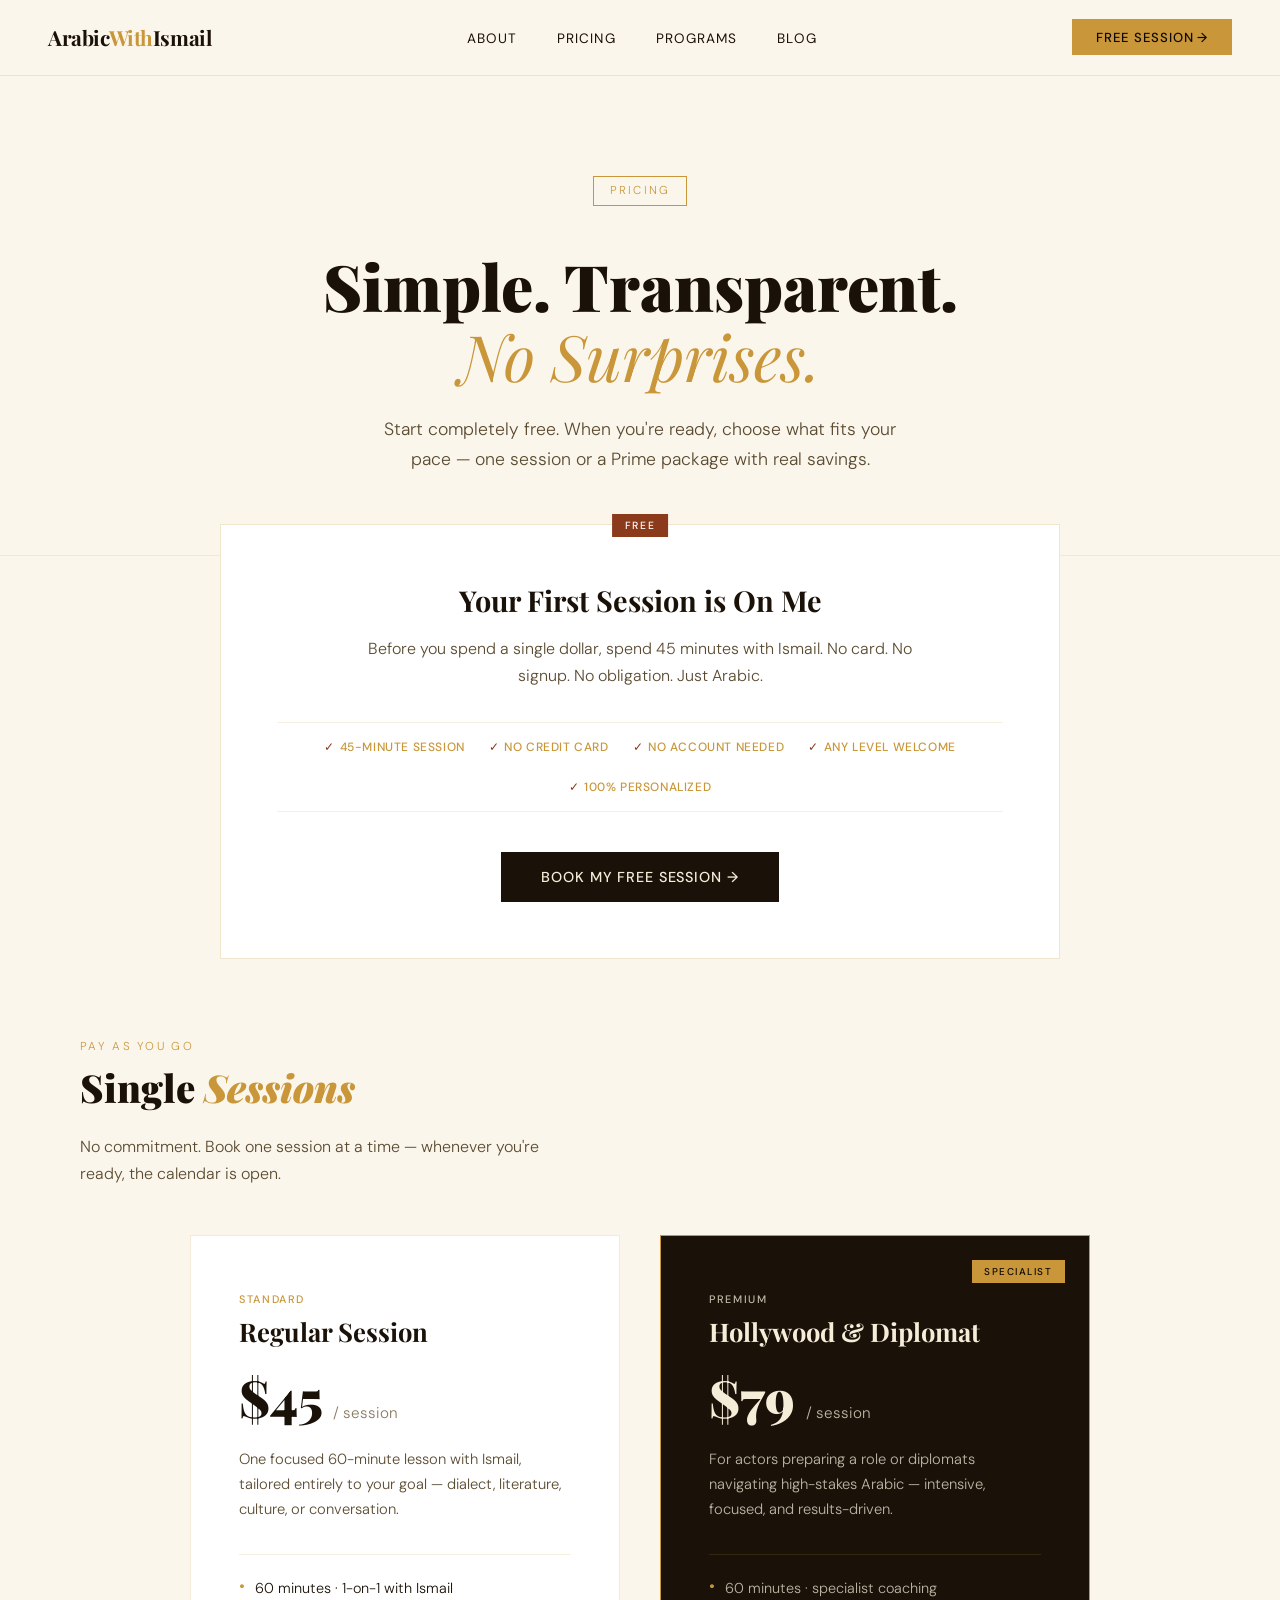
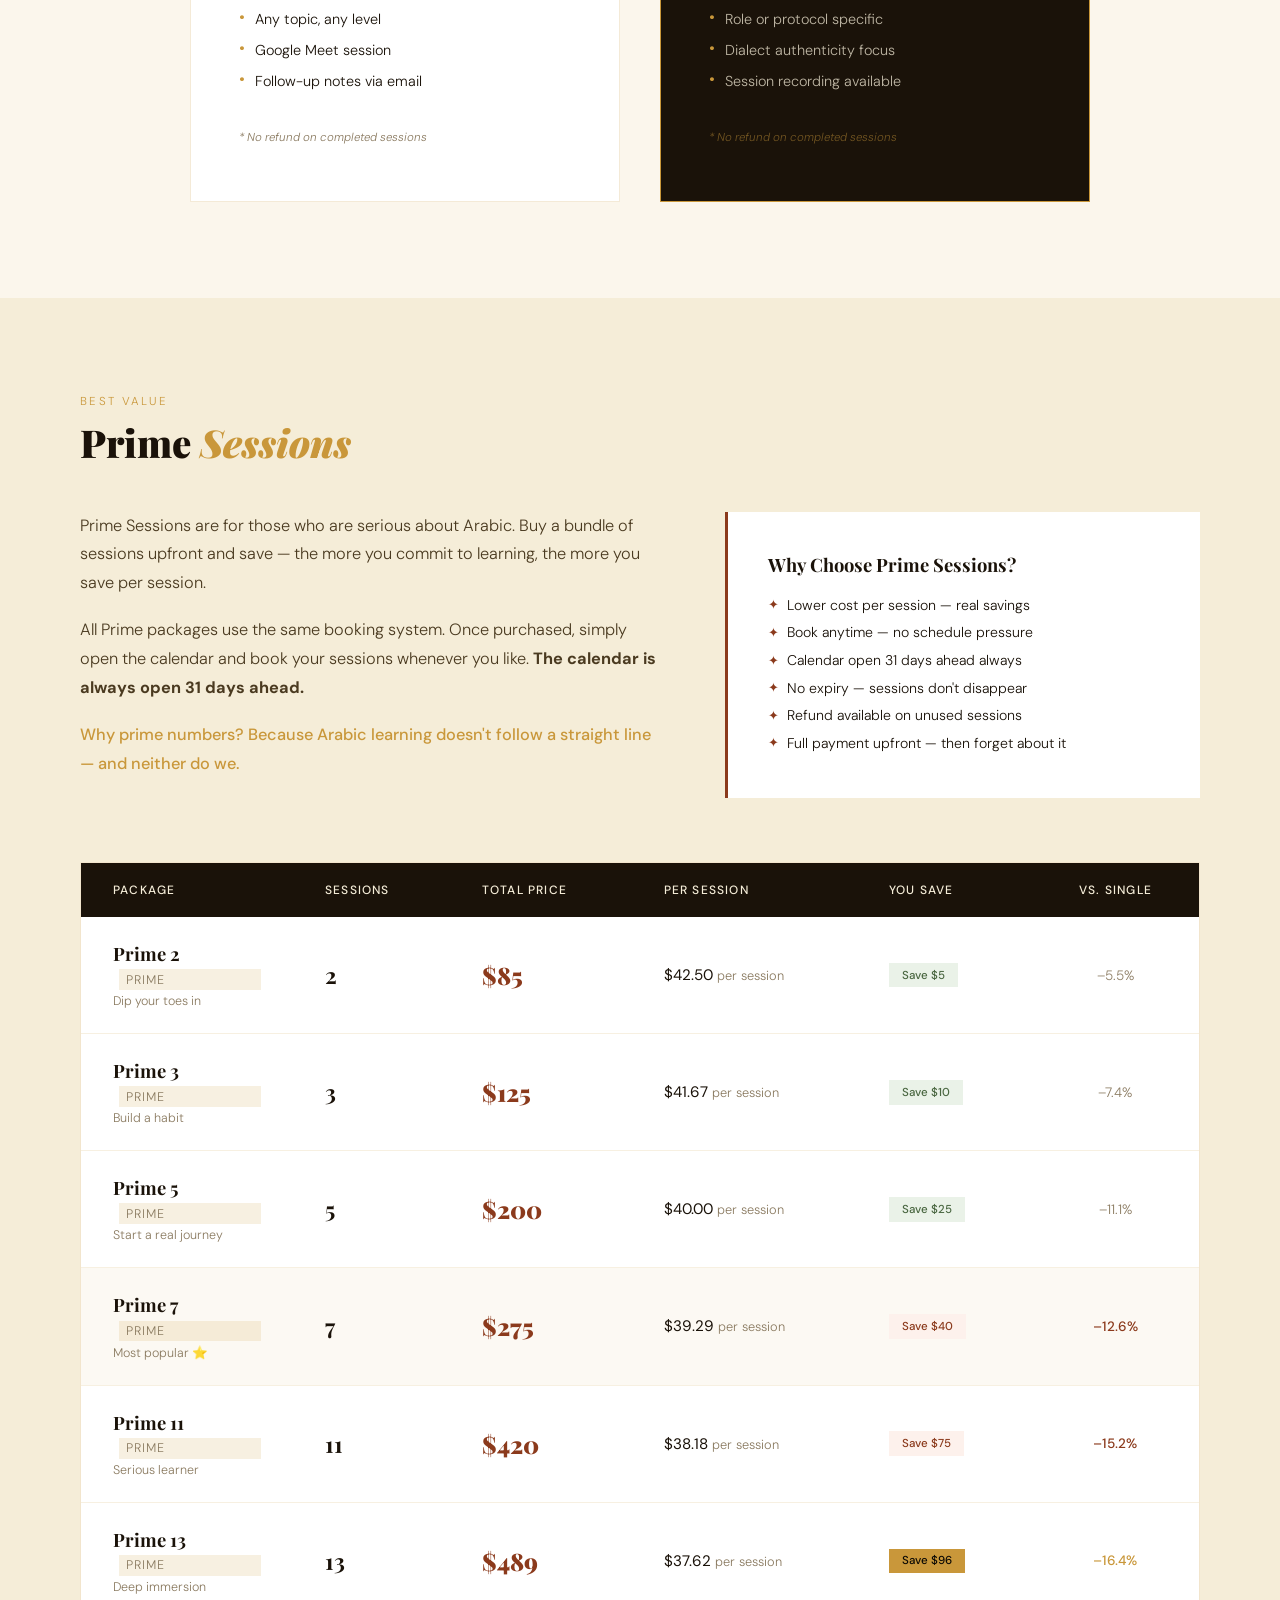
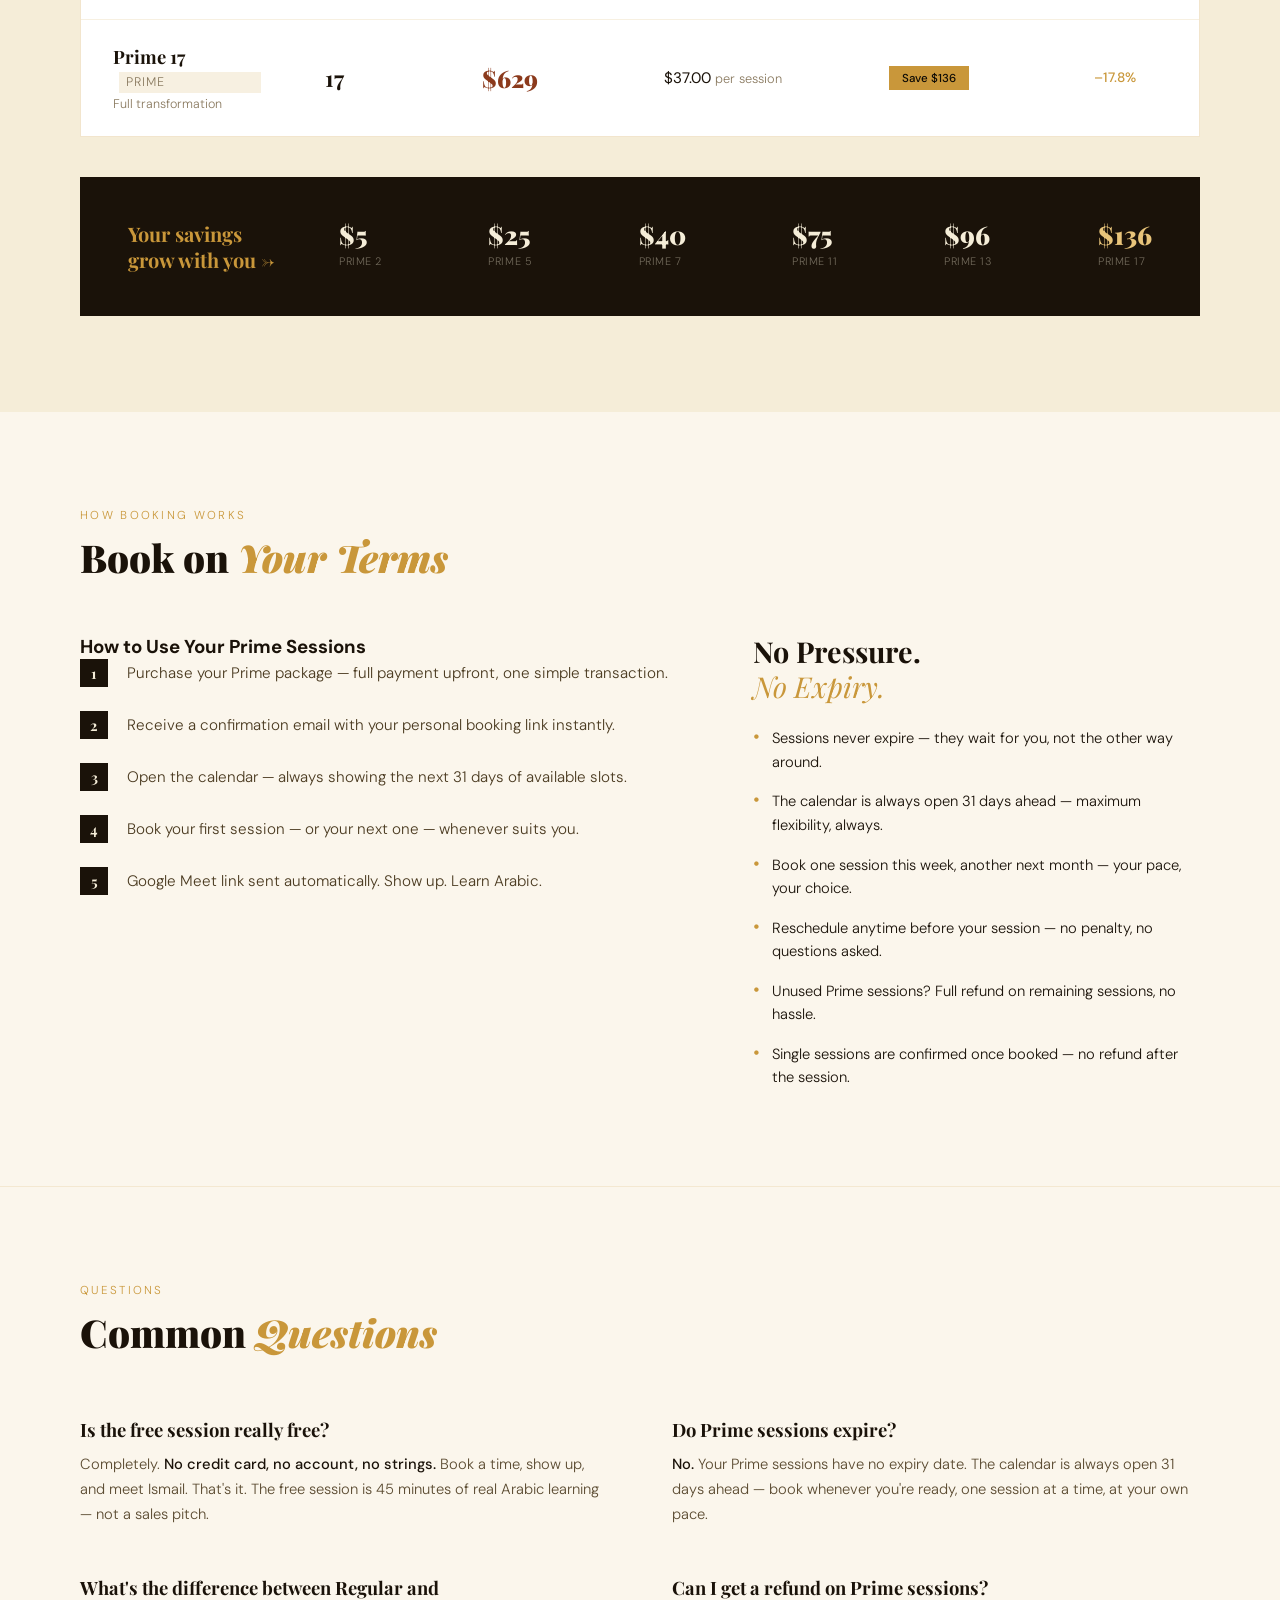
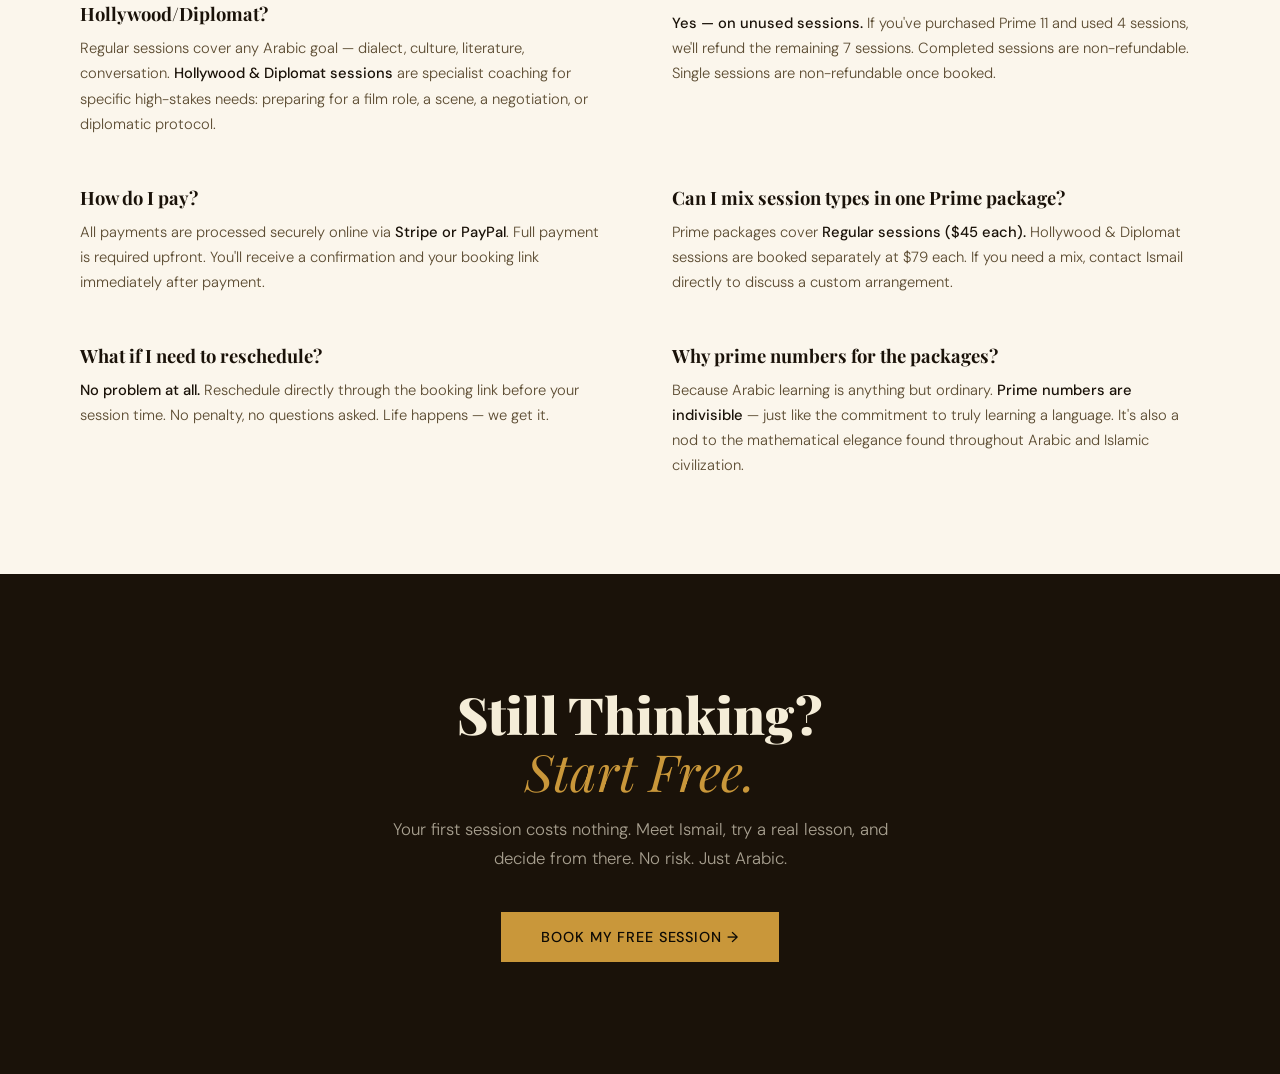
<file: ArabicWithIsmail-Pricing.html>
<!DOCTYPE html>
<html lang="en">
<head>
<meta charset="UTF-8">
<link rel="stylesheet" href="style.css">
<meta name="viewport" content="width=device-width, initial-scale=1.0">
<title>Pricing — Arabic With Ismail</title>
<meta name="description" content="Simple, transparent pricing for Arabic lessons with Ismail. Start free — no card, no signup. Single sessions or Prime packages with real savings.">
</head>
<body>

<!-- NAV -->
<nav>
  <a href="index.html" class="nav-logo">Arabic<span>With</span>Ismail</a>
  <ul class="nav-links" id="navLinks">
    <li><a href="about.html">About</a></li>
    <li><a href="ArabicWithIsmail-Pricing.html">Pricing</a></li>
    <li><a href="programs.html">Programs</a></li>
    <li><a href="blog.html">Blog</a></li>
  </ul>
  <div style="display:flex;align-items:center;gap:1rem;">
    <a href="book.html" class="nav-cta">Free Session →</a>
    <button class="hamburger" id="hamburger" onclick="toggleMenu()" aria-label="Menu">
      <span></span><span></span><span></span>
    </button>
  </div>
</nav>
<div class="mobile-menu" id="mobileMenu">
  <ul>
    <li><a href="about.html" onclick="toggleMenu()">About</a></li>
    <li><a href="ArabicWithIsmail-Pricing.html" onclick="toggleMenu()">Pricing</a></li>
    <li><a href="programs.html" onclick="toggleMenu()">Programs</a></li>
    <li><a href="blog.html" onclick="toggleMenu()">Blog</a></li>
    <li><a href="book.html" onclick="toggleMenu()" class="mobile-cta">Free Session →</a></li>
  </ul>
</div>

<!-- HERO -->
<div class="pricing-hero">
  <div class="hero-tag">Pricing</div>
  <h1>Simple. Transparent.<br><em>No Surprises.</em></h1>
  <p>Start completely free. When you're ready, choose what fits your pace — one session or a Prime package with real savings.</p>
</div>

<!-- FREE SESSION -->
<div class="free-section" id="free">
  <div class="free-badge">FREE</div>
  <h2>Your First Session is On Me</h2>
  <p>Before you spend a single dollar, spend 45 minutes with Ismail. No card. No signup. No obligation. Just Arabic.</p>
  <div class="free-guarantees">
    <div class="guarantee">45-minute session</div>
    <div class="guarantee">No credit card</div>
    <div class="guarantee">No account needed</div>
    <div class="guarantee">Any level welcome</div>
    <div class="guarantee">100% personalized</div>
  </div>
  <a href="/book" class="btn-dark">Book My Free Session →</a>
</div>

<!-- SINGLE SESSIONS -->
<section class="section single-section">
  <span class="section-tag">Pay As You Go</span>
  <h2 class="section-title">Single <em>Sessions</em></h2>
  <p style="color:#5A4A30;max-width:500px;line-height:1.7;margin-bottom:0.5rem;">
    No commitment. Book one session at a time — whenever you're ready, the calendar is open.
  </p>

  <div class="single-grid">

    <div class="single-card">
      <span class="single-label">Standard</span>
      <h3>Regular Session</h3>
      <div class="single-price">$45 <span>/ session</span></div>
      <p class="single-desc">One focused 60-minute lesson with Ismail, tailored entirely to your goal — dialect, literature, culture, or conversation.</p>
      <ul class="single-features">
        <li>60 minutes · 1-on-1 with Ismail</li>
        <li>Any topic, any level</li>
        <li>Google Meet session</li>
        <li>Follow-up notes via email</li>
      </ul>
      <p class="single-note">* No refund on completed sessions</p>
    </div>

    <div class="single-card featured">
      <div class="featured-tag">Specialist</div>
      <span class="single-label">Premium</span>
      <h3 style="color:var(--sand);">Hollywood & Diplomat</h3>
      <div class="single-price">$79 <span>/ session</span></div>
      <p class="single-desc">For actors preparing a role or diplomats navigating high-stakes Arabic — intensive, focused, and results-driven.</p>
      <ul class="single-features">
        <li>60 minutes · specialist coaching</li>
        <li>Role or protocol specific</li>
        <li>Dialect authenticity focus</li>
        <li>Session recording available</li>
      </ul>
      <p class="single-note" style="color:rgba(201,151,58,0.5);">* No refund on completed sessions</p>
    </div>

  </div>
</section>

<!-- PRIME SESSIONS -->
<section class="section prime-section" id="prime">
  <span class="section-tag">Best Value</span>
  <h2 class="section-title">Prime <em>Sessions</em></h2>

  <div class="prime-intro">
    <div class="prime-intro-text">
      <p>Prime Sessions are for those who are serious about Arabic. Buy a bundle of sessions upfront and save — the more you commit to learning, the more you save per session.</p>
      <p>All Prime packages use the same booking system. Once purchased, simply open the calendar and book your sessions whenever you like. <strong>The calendar is always open 31 days ahead.</strong></p>
      <p style="color:var(--gold);font-weight:500;">Why prime numbers? Because Arabic learning doesn't follow a straight line — and neither do we.</p>
    </div>
    <div class="prime-why">
      <h4>Why Choose Prime Sessions?</h4>
      <ul class="prime-why-list">
        <li>Lower cost per session — real savings</li>
        <li>Book anytime — no schedule pressure</li>
        <li>Calendar open 31 days ahead always</li>
        <li>No expiry — sessions don't disappear</li>
        <li>Refund available on unused sessions</li>
        <li>Full payment upfront — then forget about it</li>
      </ul>
    </div>
  </div>

  <div class="prime-table-wrap">
    <table class="prime-table">
      <thead>
        <tr>
          <th>Package</th>
          <th>Sessions</th>
          <th>Total Price</th>
          <th>Per Session</th>
          <th>You Save</th>
          <th style="text-align:center;">vs. Single</th>
        </tr>
      </thead>
      <tbody>
        <tr>
          <td>
            <div class="prime-name">
              Prime 2 <span class="prime-number-tag">Prime</span>
              <span>Dip your toes in</span>
            </div>
          </td>
          <td><span class="prime-sessions">2</span></td>
          <td><span class="prime-price">$85</span></td>
          <td>$42.50 <span class="per-session">per session</span></td>
          <td><span class="saving-badge">Save $5</span></td>
          <td style="text-align:center; color:#8A7A60; font-size:0.85rem;">–5.5%</td>
        </tr>
        <tr>
          <td>
            <div class="prime-name">
              Prime 3 <span class="prime-number-tag">Prime</span>
              <span>Build a habit</span>
            </div>
          </td>
          <td><span class="prime-sessions">3</span></td>
          <td><span class="prime-price">$125</span></td>
          <td>$41.67 <span class="per-session">per session</span></td>
          <td><span class="saving-badge">Save $10</span></td>
          <td style="text-align:center; color:#8A7A60; font-size:0.85rem;">–7.4%</td>
        </tr>
        <tr>
          <td>
            <div class="prime-name">
              Prime 5 <span class="prime-number-tag">Prime</span>
              <span>Start a real journey</span>
            </div>
          </td>
          <td><span class="prime-sessions">5</span></td>
          <td><span class="prime-price">$200</span></td>
          <td>$40.00 <span class="per-session">per session</span></td>
          <td><span class="saving-badge">Save $25</span></td>
          <td style="text-align:center; color:#8A7A60; font-size:0.85rem;">–11.1%</td>
        </tr>
        <tr class="highlighted">
          <td>
            <div class="prime-name">
              Prime 7 <span class="prime-number-tag">Prime</span>
              <span>Most popular ⭐</span>
            </div>
          </td>
          <td><span class="prime-sessions">7</span></td>
          <td><span class="prime-price">$275</span></td>
          <td>$39.29 <span class="per-session">per session</span></td>
          <td><span class="saving-badge big">Save $40</span></td>
          <td style="text-align:center; color:var(--rust); font-size:0.85rem; font-weight:500;">–12.6%</td>
        </tr>
        <tr>
          <td>
            <div class="prime-name">
              Prime 11 <span class="prime-number-tag">Prime</span>
              <span>Serious learner</span>
            </div>
          </td>
          <td><span class="prime-sessions">11</span></td>
          <td><span class="prime-price">$420</span></td>
          <td>$38.18 <span class="per-session">per session</span></td>
          <td><span class="saving-badge big">Save $75</span></td>
          <td style="text-align:center; color:var(--rust); font-size:0.85rem; font-weight:500;">–15.2%</td>
        </tr>
        <tr>
          <td>
            <div class="prime-name">
              Prime 13 <span class="prime-number-tag">Prime</span>
              <span>Deep immersion</span>
            </div>
          </td>
          <td><span class="prime-sessions">13</span></td>
          <td><span class="prime-price">$489</span></td>
          <td>$37.62 <span class="per-session">per session</span></td>
          <td><span class="saving-badge biggest">Save $96</span></td>
          <td style="text-align:center; color:var(--gold); font-size:0.85rem; font-weight:500;">–16.4%</td>
        </tr>
        <tr>
          <td>
            <div class="prime-name">
              Prime 17 <span class="prime-number-tag">Prime</span>
              <span>Full transformation</span>
            </div>
          </td>
          <td><span class="prime-sessions">17</span></td>
          <td><span class="prime-price">$629</span></td>
          <td>$37.00 <span class="per-session">per session</span></td>
          <td><span class="saving-badge biggest">Save $136</span></td>
          <td style="text-align:center; color:var(--gold); font-size:0.85rem; font-weight:500;">–17.8%</td>
        </tr>
      </tbody>
    </table>
  </div>

  <div class="saving-bar">
    <div class="saving-bar-title">Your savings<br>grow with you →</div>
    <div class="saving-bar-items">
      <div class="saving-item">
        <span class="saving-item-num">$5</span>
        <span class="saving-item-label">Prime 2</span>
      </div>
      <div class="saving-item">
        <span class="saving-item-num">$25</span>
        <span class="saving-item-label">Prime 5</span>
      </div>
      <div class="saving-item">
        <span class="saving-item-num">$40</span>
        <span class="saving-item-label">Prime 7</span>
      </div>
      <div class="saving-item">
        <span class="saving-item-num">$75</span>
        <span class="saving-item-label">Prime 11</span>
      </div>
      <div class="saving-item">
        <span class="saving-item-num">$96</span>
        <span class="saving-item-label">Prime 13</span>
      </div>
      <div class="saving-item">
        <span class="saving-item-num" style="color:var(--gold-light);">$136</span>
        <span class="saving-item-label">Prime 17</span>
      </div>
    </div>
  </div>
</section>

<!-- CALENDAR POLICY -->
<section class="section policy-section">
  <span class="section-tag">How Booking Works</span>
  <h2 class="section-title">Book on <em>Your Terms</em></h2>

  <div class="policy-grid">
    <div class="policy-card">
      <h3>How to Use Your Prime Sessions</h3>
      <ul class="policy-steps">
        <li>
          <span class="step-num">1</span>
          Purchase your Prime package — full payment upfront, one simple transaction.
        </li>
        <li>
          <span class="step-num">2</span>
          Receive a confirmation email with your personal booking link instantly.
        </li>
        <li>
          <span class="step-num">3</span>
          Open the calendar — always showing the next 31 days of available slots.
        </li>
        <li>
          <span class="step-num">4</span>
          Book your first session — or your next one — whenever suits you.
        </li>
        <li>
          <span class="step-num">5</span>
          Google Meet link sent automatically. Show up. Learn Arabic.
        </li>
      </ul>
    </div>

    <div class="policy-right">
      <h3>No Pressure.<br><em>No Expiry.</em></h3>
      <ul class="policy-features">
        <li>Sessions never expire — they wait for you, not the other way around.</li>
        <li>The calendar is always open 31 days ahead — maximum flexibility, always.</li>
        <li>Book one session this week, another next month — your pace, your choice.</li>
        <li>Reschedule anytime before your session — no penalty, no questions asked.</li>
        <li>Unused Prime sessions? Full refund on remaining sessions, no hassle.</li>
        <li>Single sessions are confirmed once booked — no refund after the session.</li>
      </ul>
    </div>
  </div>
</section>

<!-- FAQ -->
<section class="section faq-section">
  <span class="section-tag">Questions</span>
  <h2 class="section-title">Common <em>Questions</em></h2>

  <div class="faq-grid">
    <div class="faq-item">
      <div class="faq-q">Is the free session really free?</div>
      <div class="faq-a">Completely. <strong>No credit card, no account, no strings.</strong> Book a time, show up, and meet Ismail. That's it. The free session is 45 minutes of real Arabic learning — not a sales pitch.</div>
    </div>
    <div class="faq-item">
      <div class="faq-q">Do Prime sessions expire?</div>
      <div class="faq-a"><strong>No.</strong> Your Prime sessions have no expiry date. The calendar is always open 31 days ahead — book whenever you're ready, one session at a time, at your own pace.</div>
    </div>
    <div class="faq-item">
      <div class="faq-q">What's the difference between Regular and Hollywood/Diplomat?</div>
      <div class="faq-a">Regular sessions cover any Arabic goal — dialect, culture, literature, conversation. <strong>Hollywood & Diplomat sessions</strong> are specialist coaching for specific high-stakes needs: preparing for a film role, a scene, a negotiation, or diplomatic protocol.</div>
    </div>
    <div class="faq-item">
      <div class="faq-q">Can I get a refund on Prime sessions?</div>
      <div class="faq-a"><strong>Yes — on unused sessions.</strong> If you've purchased Prime 11 and used 4 sessions, we'll refund the remaining 7 sessions. Completed sessions are non-refundable. Single sessions are non-refundable once booked.</div>
    </div>
    <div class="faq-item">
      <div class="faq-q">How do I pay?</div>
      <div class="faq-a">All payments are processed securely online via <strong>Stripe or PayPal</strong>. Full payment is required upfront. You'll receive a confirmation and your booking link immediately after payment.</div>
    </div>
    <div class="faq-item">
      <div class="faq-q">Can I mix session types in one Prime package?</div>
      <div class="faq-a">Prime packages cover <strong>Regular sessions ($45 each).</strong> Hollywood & Diplomat sessions are booked separately at $79 each. If you need a mix, contact Ismail directly to discuss a custom arrangement.</div>
    </div>
    <div class="faq-item">
      <div class="faq-q">What if I need to reschedule?</div>
      <div class="faq-a"><strong>No problem at all.</strong> Reschedule directly through the booking link before your session time. No penalty, no questions asked. Life happens — we get it.</div>
    </div>
    <div class="faq-item">
      <div class="faq-q">Why prime numbers for the packages?</div>
      <div class="faq-a">Because Arabic learning is anything but ordinary. <strong>Prime numbers are indivisible</strong> — just like the commitment to truly learning a language. It's also a nod to the mathematical elegance found throughout Arabic and Islamic civilization.</div>
    </div>
  </div>
</section>

<!-- FINAL CTA -->
<div class="final-cta">
  <h2>Still Thinking?<br><em>Start Free.</em></h2>
  <p>Your first session costs nothing. Meet Ismail, try a real lesson, and decide from there. No risk. Just Arabic.</p>
  <a href="/book" class="btn-gold">Book My Free Session →</a>
</div>

<script src="nav.js"></script>
</body>
</html>
</file>
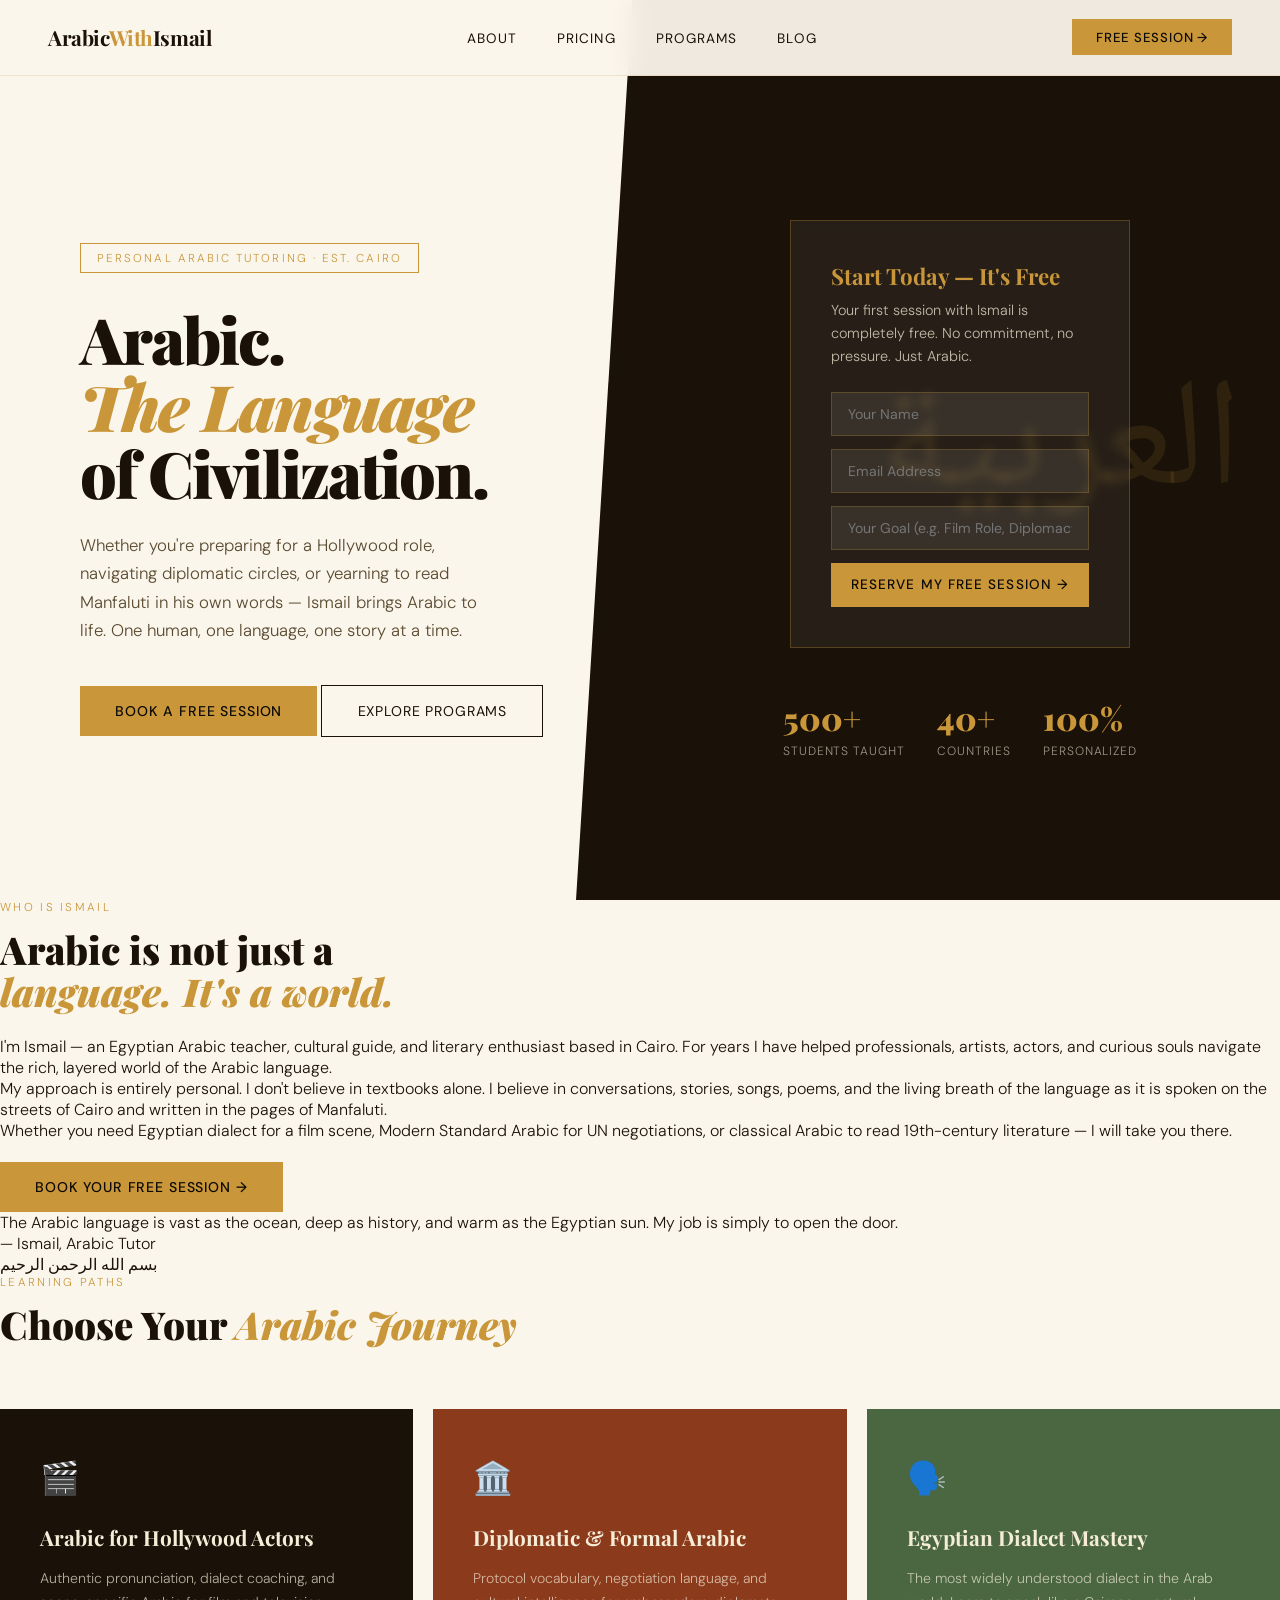
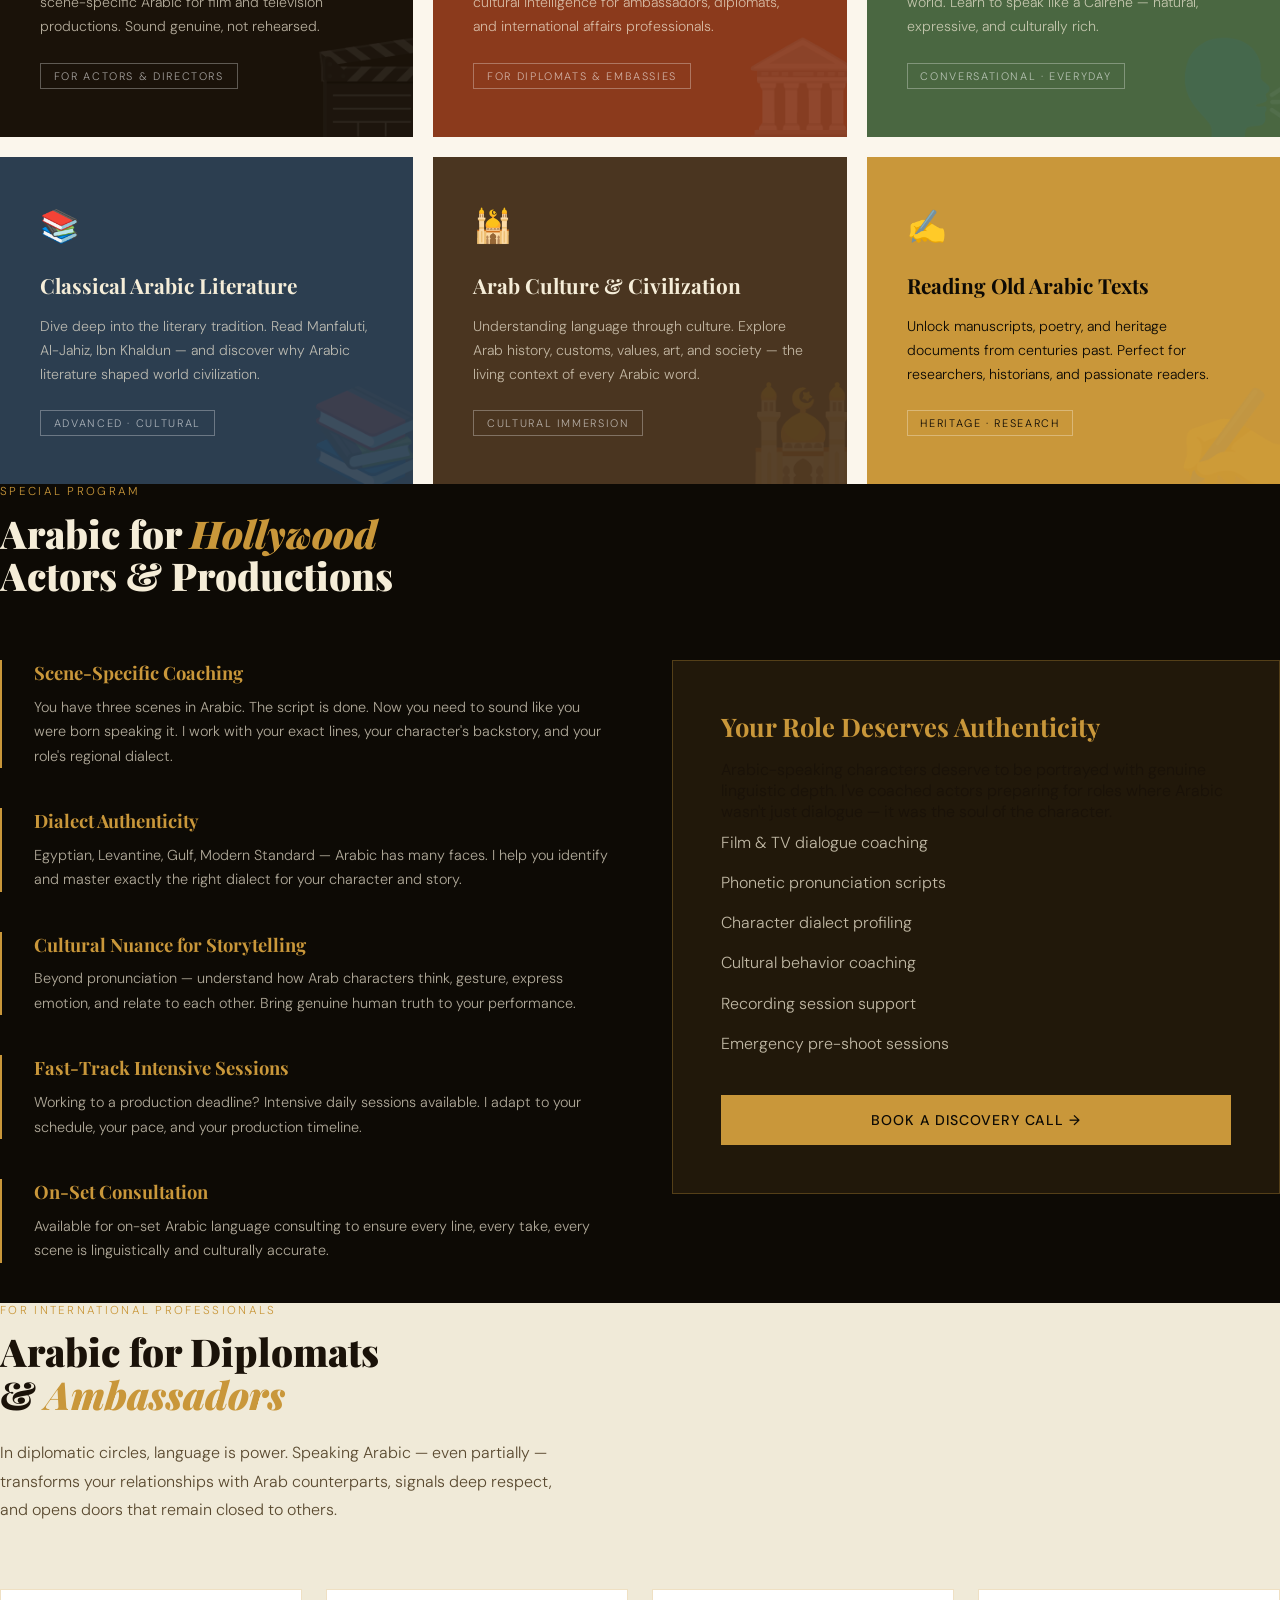
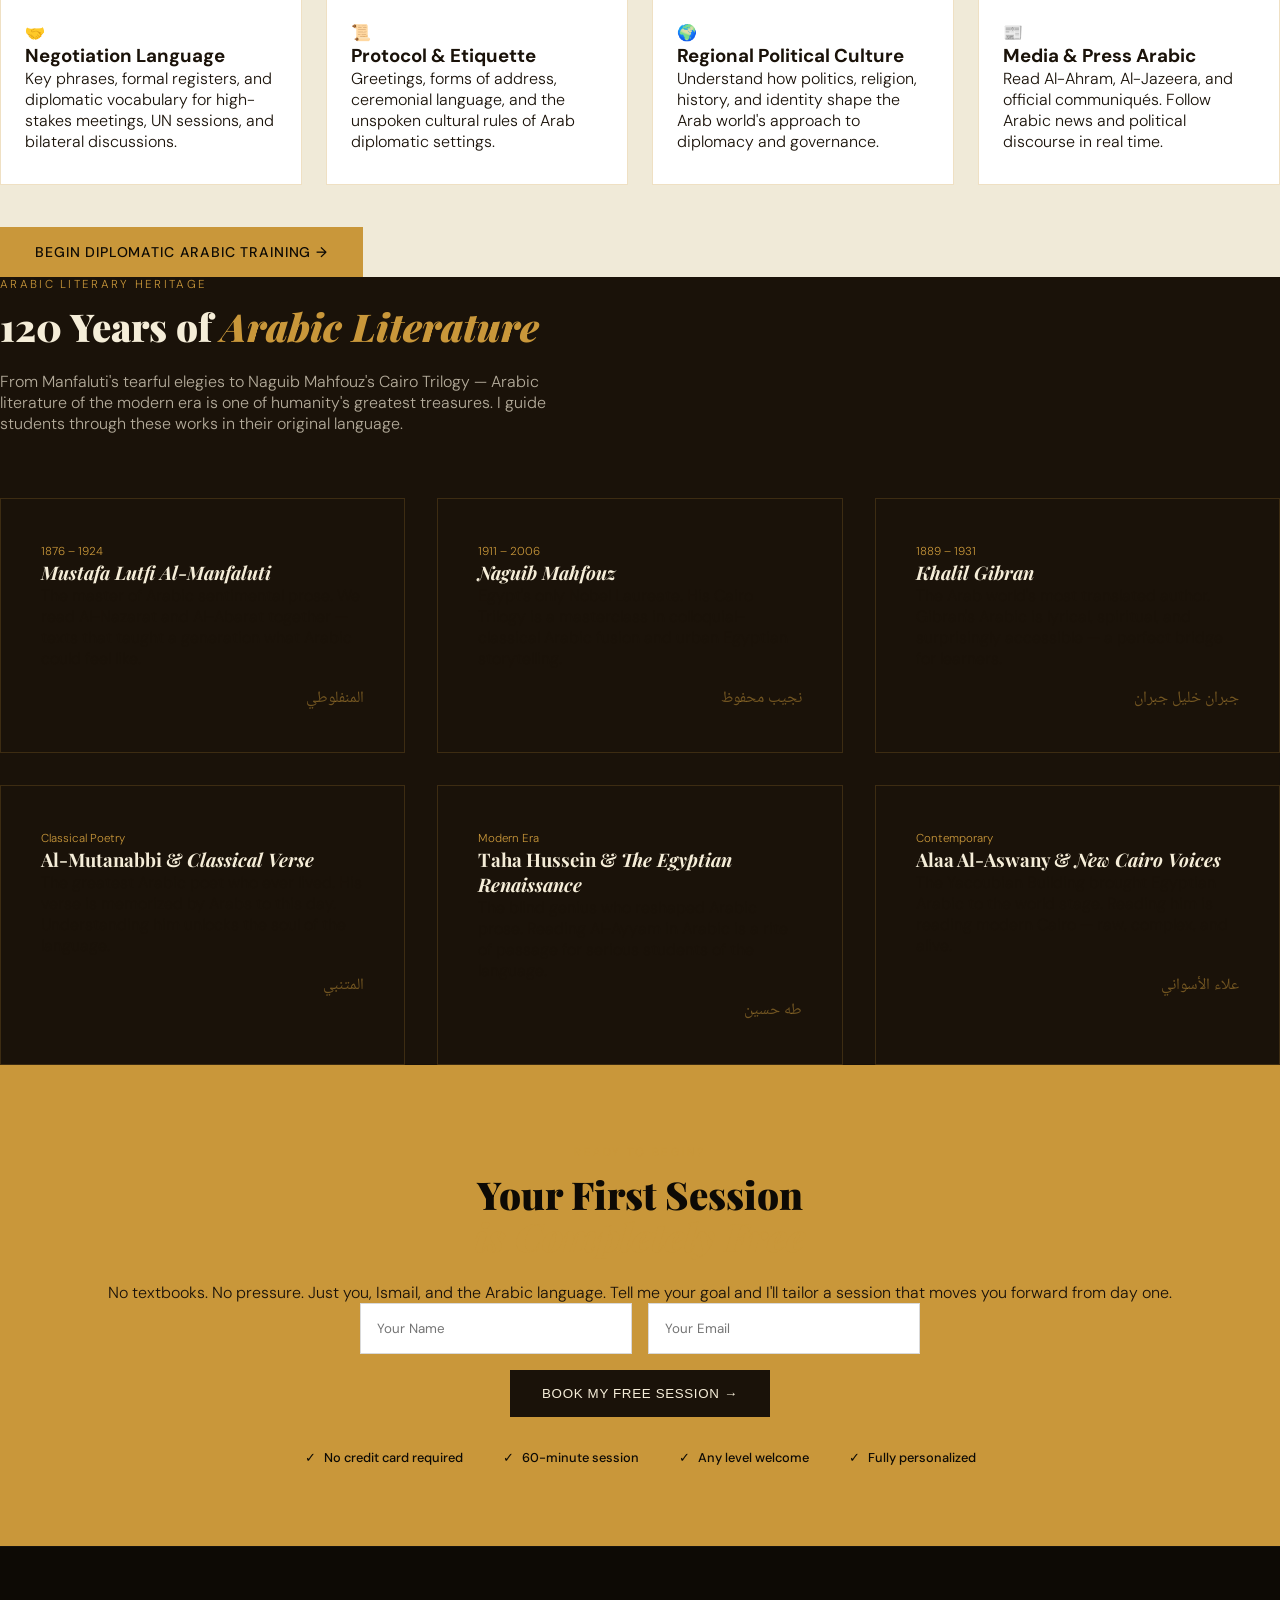
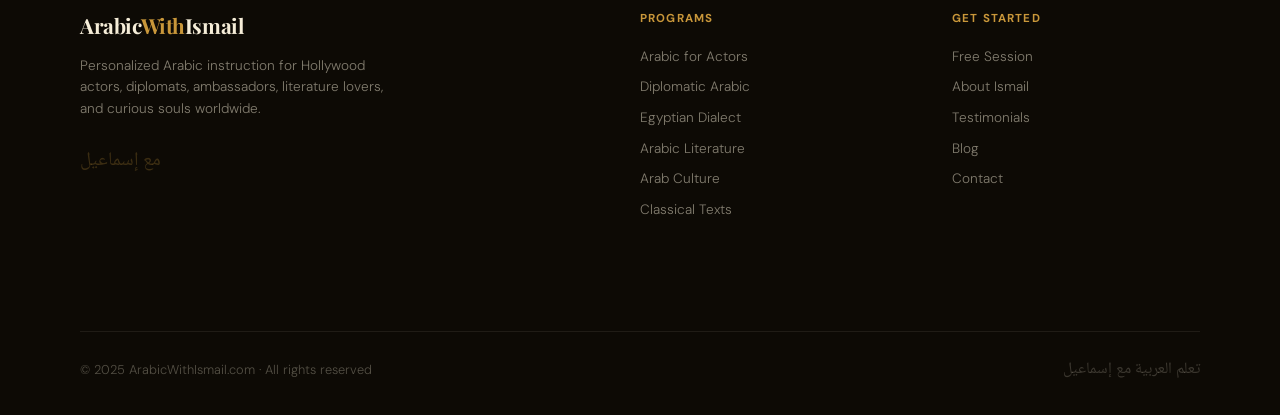
<file: ArabicWithIsmail.html>
<!DOCTYPE html>
<html lang="en">
<head>
<meta charset="UTF-8">
<link rel="stylesheet" href="style.css">
<meta name="viewport" content="width=device-width, initial-scale=1.0">
<title>Arabic With Ismail | Learn Arabic for Actors, Diplomats & Culture Seekers</title>
<meta name="description" content="Master Arabic with Ismail — personalized lessons for Hollywood actors, diplomats, ambassadors, and culture enthusiasts. Book your FREE session today.">
</head>
<body>

<!-- NAV -->
<nav>
  <a href="index.html" class="nav-logo">Arabic<span>With</span>Ismail</a>
  <ul class="nav-links" id="navLinks">
    <li><a href="about.html">About</a></li>
    <li><a href="ArabicWithIsmail-Pricing.html">Pricing</a></li>
    <li><a href="programs.html">Programs</a></li>
    <li><a href="blog.html">Blog</a></li>
  </ul>
  <div style="display:flex;align-items:center;gap:1rem;">
    <a href="book.html" class="nav-cta">Free Session →</a>
    <button class="hamburger" id="hamburger" onclick="toggleMenu()" aria-label="Menu">
      <span></span><span></span><span></span>
    </button>
  </div>
</nav>
<div class="mobile-menu" id="mobileMenu">
  <ul>
    <li><a href="about.html" onclick="toggleMenu()">About</a></li>
    <li><a href="ArabicWithIsmail-Pricing.html" onclick="toggleMenu()">Pricing</a></li>
    <li><a href="programs.html" onclick="toggleMenu()">Programs</a></li>
    <li><a href="blog.html" onclick="toggleMenu()">Blog</a></li>
    <li><a href="book.html" onclick="toggleMenu()" class="mobile-cta">Free Session →</a></li>
  </ul>
</div>

<!-- HERO -->
<section class="hero">
  <div class="hero-bg-arabic"></div>
  <div class="hero-calligraphy">العربية</div>

  <div class="hero-left">
    <div class="hero-tag">Personal Arabic Tutoring · Est. Cairo</div>
    <h1 class="hero-title">
      Arabic.<br>
      <em>The Language</em><br>
      of Civilization.
    </h1>
    <p class="hero-subtitle">
      Whether you're preparing for a Hollywood role, navigating diplomatic circles, or yearning to read Manfaluti in his own words — Ismail brings Arabic to life. One human, one language, one story at a time.
    </p>
    <div class="hero-btns">
      <a href="#free-session" class="btn-primary">Book a Free Session</a>
      <a href="#tracks" class="btn-ghost">Explore Programs</a>
    </div>
  </div>

  <div class="hero-right">
    <div class="hero-card">
      <div class="hero-card-title">Start Today — It's Free</div>
      <p>Your first session with Ismail is completely free. No commitment, no pressure. Just Arabic.</p>
      <div class="hero-card-form">
        <input type="text" placeholder="Your Name">
        <input type="email" placeholder="Email Address">
        <input type="text" placeholder="Your Goal (e.g. Film Role, Diplomacy...)">
        <button>Reserve My Free Session →</button>
      </div>
    </div>
    <div class="hero-stats">
      <div class="stat">
        <span class="stat-num">500+</span>
        <span class="stat-label">Students Taught</span>
      </div>
      <div class="stat">
        <span class="stat-num">40+</span>
        <span class="stat-label">Countries</span>
      </div>
      <div class="stat">
        <span class="stat-num">100%</span>
        <span class="stat-label">Personalized</span>
      </div>
    </div>
  </div>
</section>

<!-- ABOUT -->
<section class="about" id="about">
  <div class="about-left">
    <span class="section-tag">Who is Ismail</span>
    <h2 class="section-title">Arabic is not just a<br><em>language. It's a world.</em></h2>
    <div class="about-body">
      <p>I'm Ismail — an Egyptian Arabic teacher, cultural guide, and literary enthusiast based in Cairo. For years I have helped professionals, artists, actors, and curious souls navigate the rich, layered world of the Arabic language.</p>
      <p>My approach is entirely personal. I don't believe in textbooks alone. I believe in conversations, stories, songs, poems, and the living breath of the language as it is spoken on the streets of Cairo and written in the pages of Manfaluti.</p>
      <p>Whether you need Egyptian dialect for a film scene, Modern Standard Arabic for UN negotiations, or classical Arabic to read 19th-century literature — I will take you there.</p>
    </div>
    <br>
    <a href="#free-session" class="btn-primary">Book Your Free Session →</a>
  </div>
  <div class="about-right">
    <div class="about-quote-box">
      <p class="about-quote">The Arabic language is vast as the ocean, deep as history, and warm as the Egyptian sun. My job is simply to open the door.</p>
      <div class="about-quote-author">— Ismail, Arabic Tutor</div>
    </div>
    <div class="arabic-ornament">بسم الله الرحمن الرحيم</div>
  </div>
</section>

<!-- TRACKS -->
<section class="tracks" id="tracks">
  <span class="section-tag">Learning Paths</span>
  <h2 class="section-title">Choose Your <em>Arabic Journey</em></h2>
  <div class="tracks-grid">

    <div class="track-card">
      <span class="track-bg-arabic">🎬</span>
      <span class="track-icon">🎬</span>
      <div class="track-title">Arabic for Hollywood Actors</div>
      <p class="track-desc">Authentic pronunciation, dialect coaching, and scene-specific Arabic for film and television productions. Sound genuine, not rehearsed.</p>
      <span class="track-tag">For Actors & Directors</span>
    </div>

    <div class="track-card">
      <span class="track-bg-arabic">🏛️</span>
      <span class="track-icon">🏛️</span>
      <div class="track-title">Diplomatic & Formal Arabic</div>
      <p class="track-desc">Protocol vocabulary, negotiation language, and cultural intelligence for ambassadors, diplomats, and international affairs professionals.</p>
      <span class="track-tag">For Diplomats & Embassies</span>
    </div>

    <div class="track-card">
      <span class="track-bg-arabic">🗣️</span>
      <span class="track-icon">🗣️</span>
      <div class="track-title">Egyptian Dialect Mastery</div>
      <p class="track-desc">The most widely understood dialect in the Arab world. Learn to speak like a Cairene — natural, expressive, and culturally rich.</p>
      <span class="track-tag">Conversational · Everyday</span>
    </div>

    <div class="track-card">
      <span class="track-bg-arabic">📚</span>
      <span class="track-icon">📚</span>
      <div class="track-title">Classical Arabic Literature</div>
      <p class="track-desc">Dive deep into the literary tradition. Read Manfaluti, Al-Jahiz, Ibn Khaldun — and discover why Arabic literature shaped world civilization.</p>
      <span class="track-tag">Advanced · Cultural</span>
    </div>

    <div class="track-card">
      <span class="track-bg-arabic">🕌</span>
      <span class="track-icon">🕌</span>
      <div class="track-title">Arab Culture & Civilization</div>
      <p class="track-desc">Understanding language through culture. Explore Arab history, customs, values, art, and society — the living context of every Arabic word.</p>
      <span class="track-tag">Cultural Immersion</span>
    </div>

    <div class="track-card">
      <span class="track-bg-arabic">✍️</span>
      <span class="track-icon">✍️</span>
      <div class="track-title">Reading Old Arabic Texts</div>
      <p class="track-desc">Unlock manuscripts, poetry, and heritage documents from centuries past. Perfect for researchers, historians, and passionate readers.</p>
      <span class="track-tag">Heritage · Research</span>
    </div>

  </div>
</section>

<!-- HOLLYWOOD SECTION -->
<section class="hollywood" id="hollywood">
  <span class="section-tag">Special Program</span>
  <h2 class="section-title" style="color:var(--sand);">Arabic for <em>Hollywood</em><br>Actors & Productions</h2>

  <div class="hollywood-grid">
    <div>
      <div class="hollywood-feature">
        <h3>Scene-Specific Coaching</h3>
        <p>You have three scenes in Arabic. The script is done. Now you need to sound like you were born speaking it. I work with your exact lines, your character's backstory, and your role's regional dialect.</p>
      </div>
      <div class="hollywood-feature">
        <h3>Dialect Authenticity</h3>
        <p>Egyptian, Levantine, Gulf, Modern Standard — Arabic has many faces. I help you identify and master exactly the right dialect for your character and story.</p>
      </div>
      <div class="hollywood-feature">
        <h3>Cultural Nuance for Storytelling</h3>
        <p>Beyond pronunciation — understand how Arab characters think, gesture, express emotion, and relate to each other. Bring genuine human truth to your performance.</p>
      </div>
      <div class="hollywood-feature">
        <h3>Fast-Track Intensive Sessions</h3>
        <p>Working to a production deadline? Intensive daily sessions available. I adapt to your schedule, your pace, and your production timeline.</p>
      </div>
      <div class="hollywood-feature">
        <h3>On-Set Consultation</h3>
        <p>Available for on-set Arabic language consulting to ensure every line, every take, every scene is linguistically and culturally accurate.</p>
      </div>
    </div>

    <div>
      <div class="hollywood-cta-box">
        <h3>Your Role Deserves Authenticity</h3>
        <p>Arabic-speaking characters deserve to be portrayed with genuine linguistic depth. I've coached actors preparing for roles where Arabic wasn't just dialogue — it was the soul of the character.</p>
        <ul class="scene-list">
          <li>Film & TV dialogue coaching</li>
          <li>Phonetic pronunciation scripts</li>
          <li>Character dialect profiling</li>
          <li>Cultural behavior coaching</li>
          <li>Recording session support</li>
          <li>Emergency pre-shoot sessions</li>
        </ul>
        <a href="#free-session" class="btn-primary" style="display:block;text-align:center;">Book a Discovery Call →</a>
      </div>
    </div>
  </div>
</section>

<!-- DIPLOMATS SECTION -->
<section class="diplomats" id="diplomats">
  <span class="section-tag">For International Professionals</span>
  <h2 class="section-title">Arabic for Diplomats<br>& <em>Ambassadors</em></h2>
  <p style="max-width:580px;line-height:1.8;color:#5A4A30;margin-bottom:1rem;">
    In diplomatic circles, language is power. Speaking Arabic — even partially — transforms your relationships with Arab counterparts, signals deep respect, and opens doors that remain closed to others.
  </p>

  <div class="diplomats-grid">
    <div class="diplomat-card">
      <span class="diplomat-icon">🤝</span>
      <h3>Negotiation Language</h3>
      <p>Key phrases, formal registers, and diplomatic vocabulary for high-stakes meetings, UN sessions, and bilateral discussions.</p>
    </div>
    <div class="diplomat-card">
      <span class="diplomat-icon">📜</span>
      <h3>Protocol & Etiquette</h3>
      <p>Greetings, forms of address, ceremonial language, and the unspoken cultural rules of Arab diplomatic settings.</p>
    </div>
    <div class="diplomat-card">
      <span class="diplomat-icon">🌍</span>
      <h3>Regional Political Culture</h3>
      <p>Understand how politics, religion, history, and identity shape the Arab world's approach to diplomacy and governance.</p>
    </div>
    <div class="diplomat-card">
      <span class="diplomat-icon">📰</span>
      <h3>Media & Press Arabic</h3>
      <p>Read Al-Ahram, Al-Jazeera, and official communiqués. Follow Arabic news and political discourse in real time.</p>
    </div>
  </div>

  <br><br>
  <a href="#free-session" class="btn-primary">Begin Diplomatic Arabic Training →</a>
</section>

<!-- LITERATURE SECTION -->
<section class="literature" id="literature">
  <span class="section-tag">Arabic Literary Heritage</span>
  <h2 class="section-title" style="color:var(--sand);">120 Years of <em>Arabic Literature</em></h2>
  <p class="literature-intro">
    From Manfaluti's tearful elegies to Naguib Mahfouz's Cairo Trilogy — Arabic literature of the modern era is one of humanity's greatest treasures. I guide students through these works in their original language.
  </p>

  <div class="lit-grid">
    <div class="lit-card">
      <span class="lit-year">1876 – 1924</span>
      <h3><em>Mustafa Lutfi Al-Manfaluti</em></h3>
      <p>The master of Arabic sentimental prose. We read Al-Nazarat and Al-Abarat together — texts that taught a generation what Arabic could feel like.</p>
      <div class="lit-arabic">المنفلوطي</div>
    </div>
    <div class="lit-card">
      <span class="lit-year">1911 – 2006</span>
      <h3><em>Naguib Mahfouz</em></h3>
      <p>Egypt's only Nobel Laureate. His Cairo Trilogy is a masterclass in colloquial-classical Arabic fusion and urban Egyptian storytelling.</p>
      <div class="lit-arabic">نجيب محفوظ</div>
    </div>
    <div class="lit-card">
      <span class="lit-year">1889 – 1931</span>
      <h3><em>Khalil Gibran</em></h3>
      <p>The Arab world's most translated author. Gibran's Arabic is lyrical, spiritual, and surprisingly accessible — a perfect bridge for learners.</p>
      <div class="lit-arabic">جبران خليل جبران</div>
    </div>
    <div class="lit-card">
      <span class="lit-year">Classical Poetry</span>
      <h3>Al-Mutanabbi & <em>Classical Verse</em></h3>
      <p>The greatest Arabic poet who ever lived. His verse is memorized by Arabs to this day. Understanding him unlocks the soul of the language.</p>
      <div class="lit-arabic">المتنبي</div>
    </div>
    <div class="lit-card">
      <span class="lit-year">Modern Era</span>
      <h3>Taha Hussein & <em>The Egyptian Renaissance</em></h3>
      <p>The blind genius who reshaped Arabic prose. Reading Al-Ayyam in Arabic is a rite of passage for serious students of the language.</p>
      <div class="lit-arabic">طه حسين</div>
    </div>
    <div class="lit-card">
      <span class="lit-year">Contemporary</span>
      <h3>Alaa Al-Aswany & <em>New Cairo Voices</em></h3>
      <p>The Yacoubian Building brought Egyptian Arabic to the world stage. Reading him is reading modern Cairo — raw, complex, and alive.</p>
      <div class="lit-arabic">علاء الأسواني</div>
    </div>
  </div>
</section>

<!-- FREE SESSION CTA -->
<section class="free-session" id="free-session">
  <span class="section-tag">Ready to Begin?</span>
  <h2 class="section-title">Your First Session<br><em>is Completely Free</em></h2>
  <p>No textbooks. No pressure. Just you, Ismail, and the Arabic language. Tell me your goal and I'll tailor a session that moves you forward from day one.</p>
  <div class="free-form">
    <input type="text" placeholder="Your Name">
    <input type="email" placeholder="Your Email">
    <button>Book My Free Session →</button>
  </div>
  <div class="trust-badges">
    <div class="badge"><span>✓</span><span>No credit card required</span></div>
    <div class="badge"><span>✓</span><span>60-minute session</span></div>
    <div class="badge"><span>✓</span><span>Any level welcome</span></div>
    <div class="badge"><span>✓</span><span>Fully personalized</span></div>
  </div>
</section>

<!-- FOOTER -->
<footer>
  <div class="footer-brand">
    <span class="nav-logo">Arabic<span>With</span>Ismail</span>
    <p>Personalized Arabic instruction for Hollywood actors, diplomats, ambassadors, literature lovers, and curious souls worldwide.</p>
    <div class="footer-arabic">مع إسماعيل</div>
  </div>
  <div class="footer-col">
    <h4>Programs</h4>
    <ul>
      <li><a href="#hollywood">Arabic for Actors</a></li>
      <li><a href="#diplomats">Diplomatic Arabic</a></li>
      <li><a href="#tracks">Egyptian Dialect</a></li>
      <li><a href="#literature">Arabic Literature</a></li>
      <li><a href="#tracks">Arab Culture</a></li>
      <li><a href="#tracks">Classical Texts</a></li>
    </ul>
  </div>
  <div class="footer-col">
    <h4>Get Started</h4>
    <ul>
      <li><a href="#free-session">Free Session</a></li>
      <li><a href="#about">About Ismail</a></li>
      <li><a href="#">Testimonials</a></li>
      <li><a href="#">Blog</a></li>
      <li><a href="#">Contact</a></li>
    </ul>
  </div>
  <div class="footer-bottom">
    <p>© 2025 ArabicWithIsmail.com · All rights reserved</p>
    <p style="font-family:'Noto Naskh Arabic',serif;color:rgba(245,237,216,0.2);font-size:1rem;">تعلم العربية مع إسماعيل</p>
  </div>
</footer>

<script src="nav.js"></script>
</body>
</html>
</file>
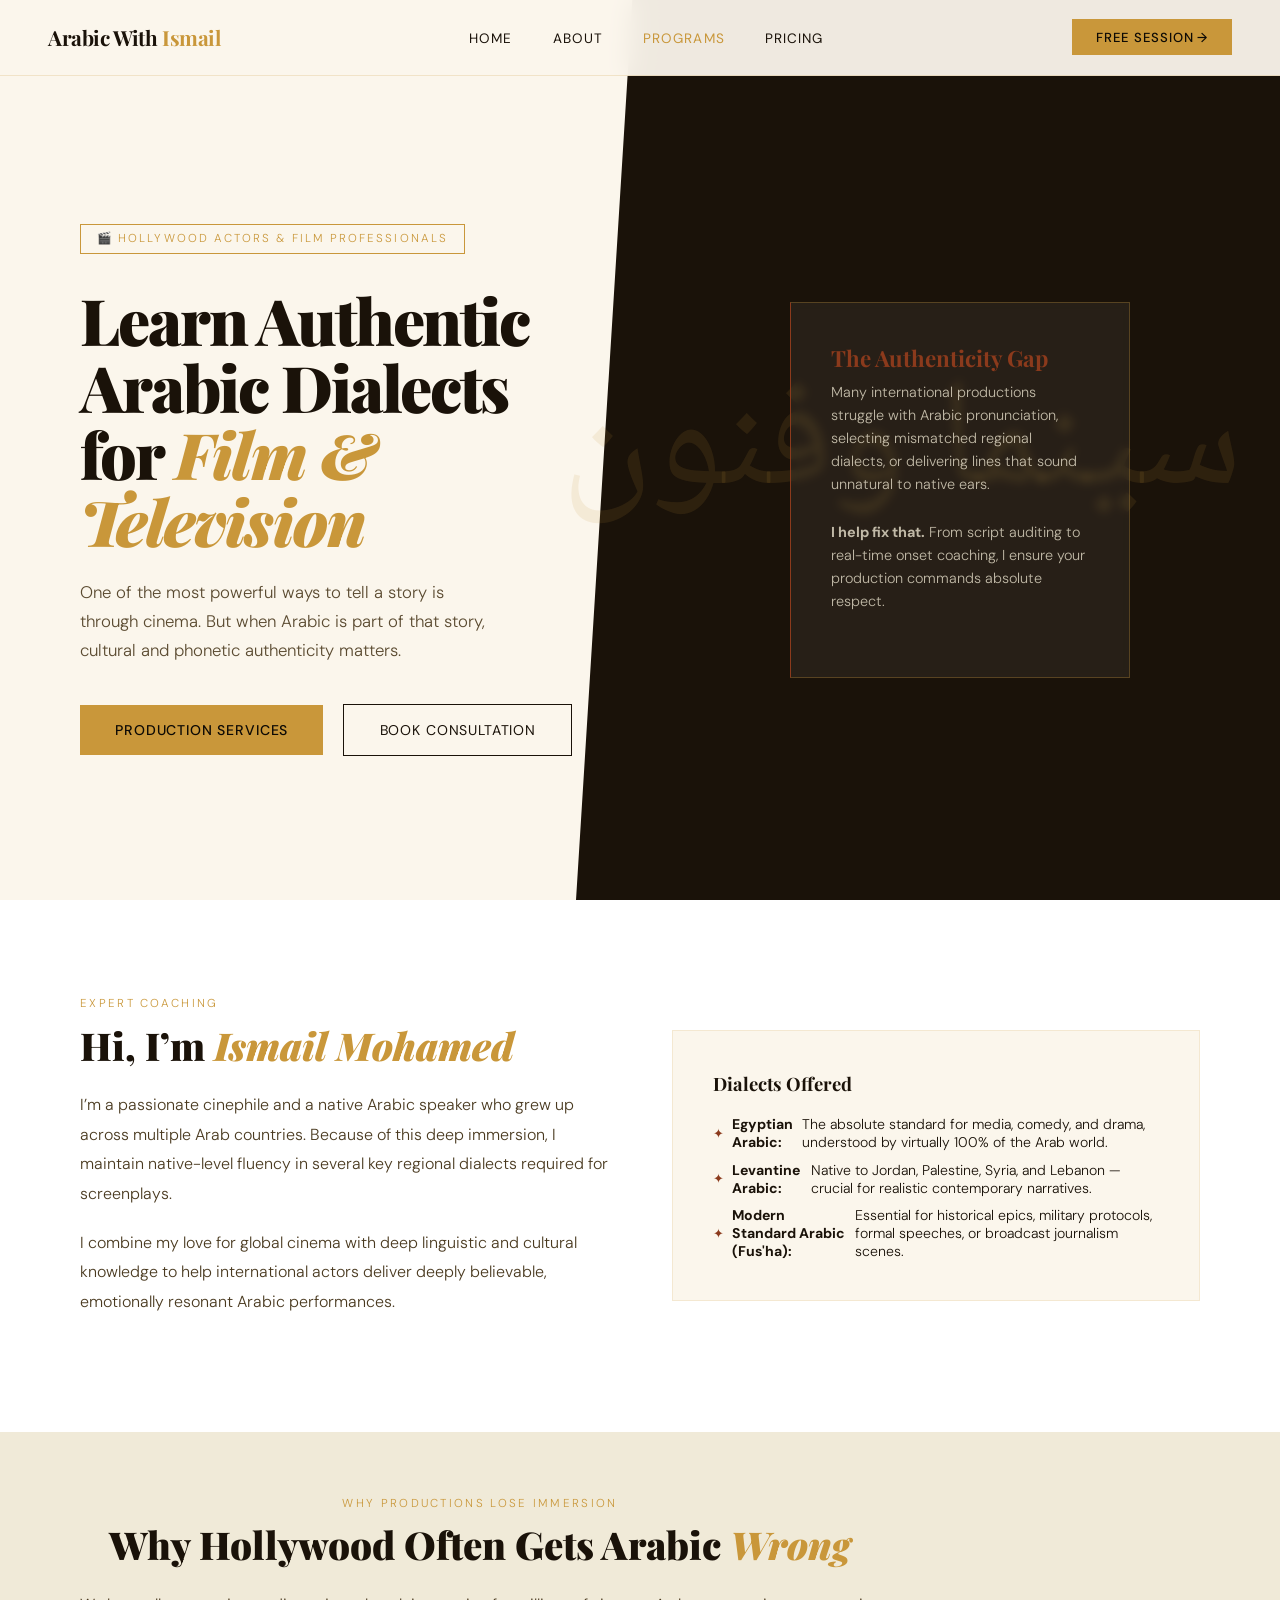
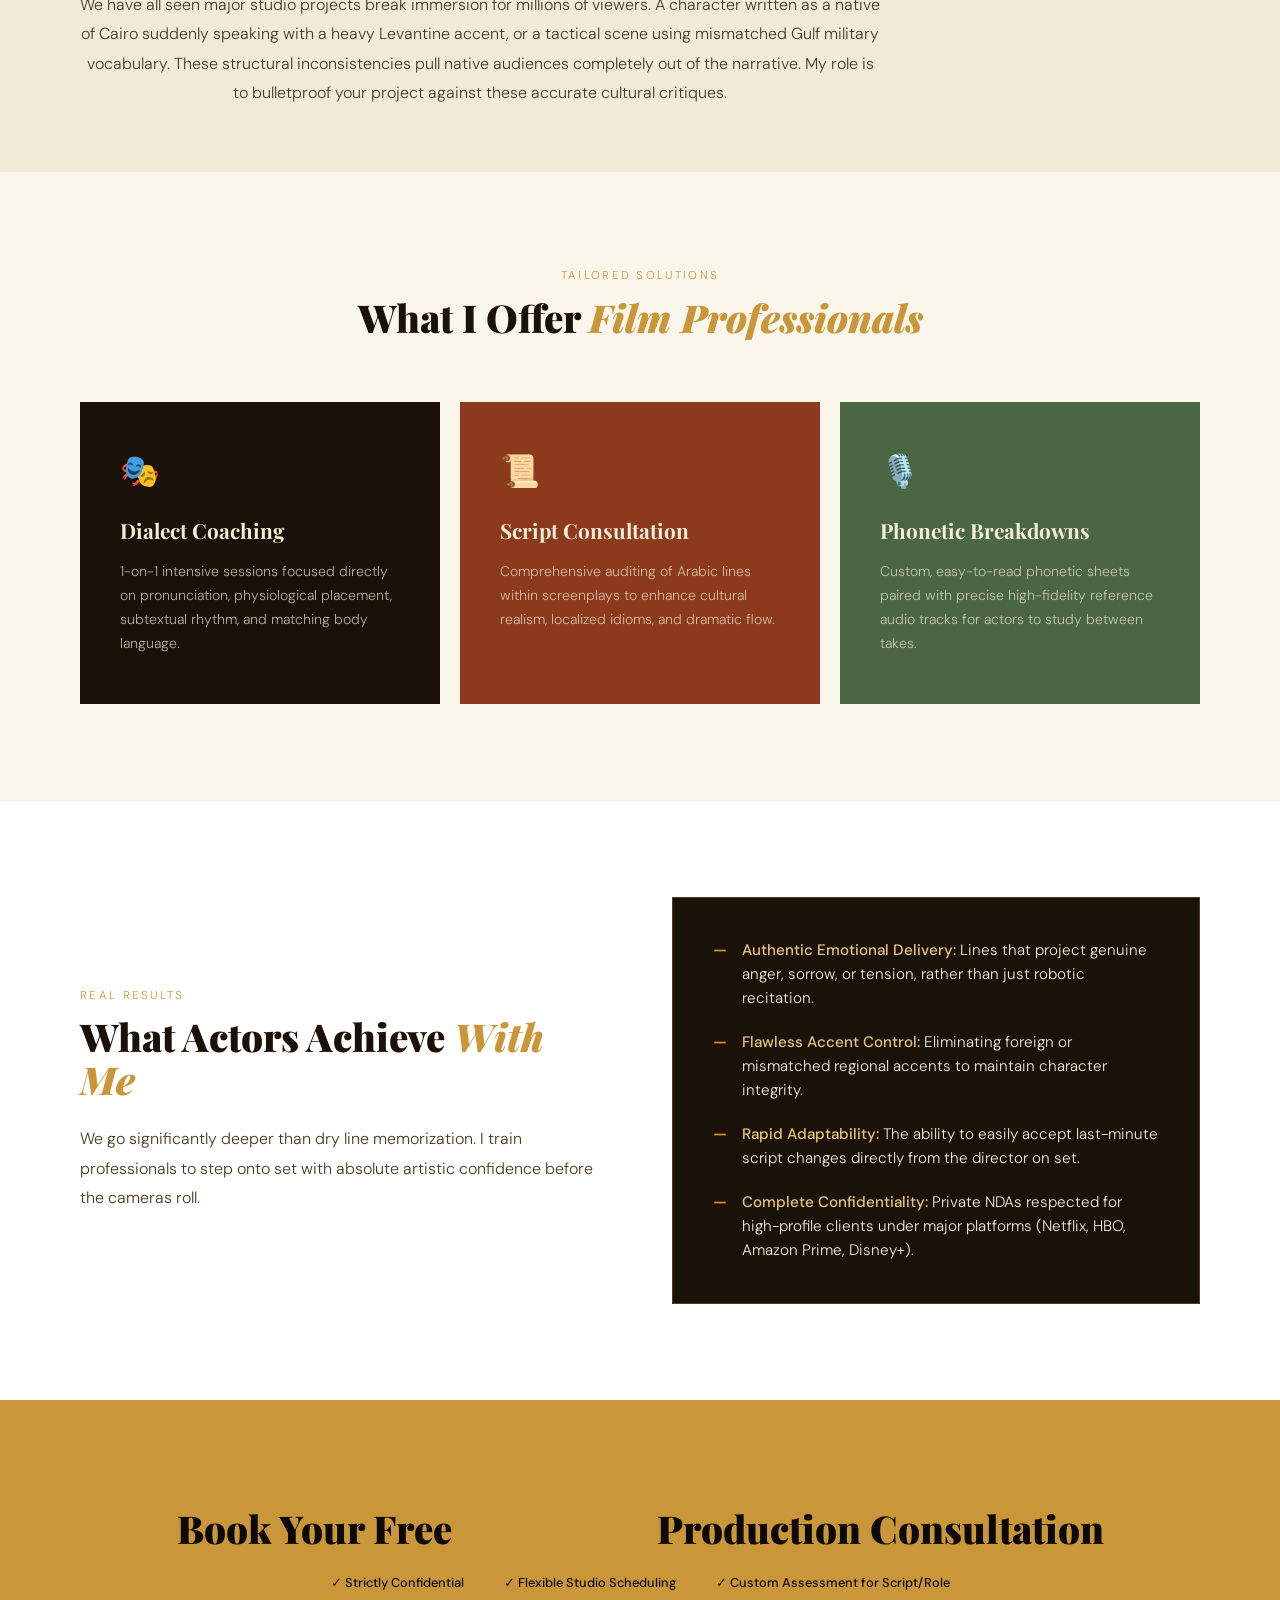
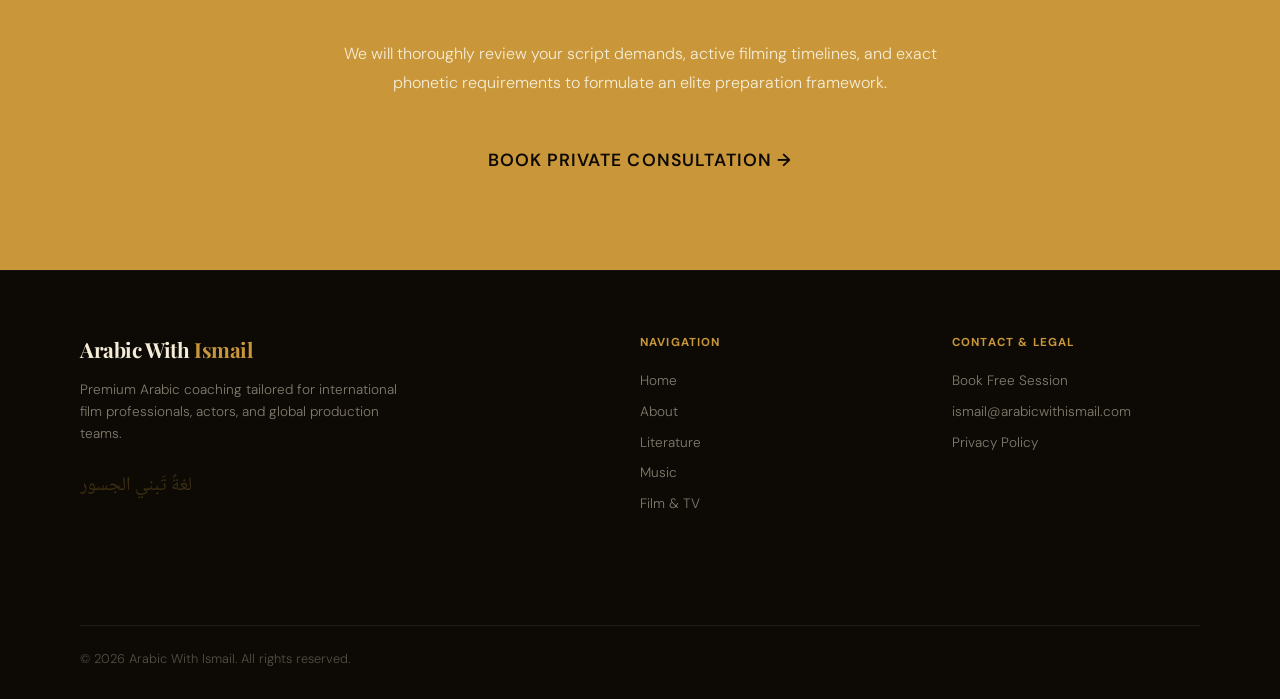
<file: film-arabic.html>
<!DOCTYPE html>
<html lang="en">
<head>
  <meta charset="UTF-8">
  <meta name="viewport" content="width=device-width, initial-scale=1.0">
  <title>Arabic for Film & Television — Arabic With Ismail</title>
  <link rel="stylesheet" href="style.css">
</head>
<body>

  <!-- ── NAVIGATION ── -->
  <nav>
    <a href="index.html" class="nav-logo">Arabic With <span>Ismail</span></a>
    <ul class="nav-links">
      <li><a href="index.html">Home</a></li>
        <li><a href="about.html">About</a></li>
        <li><a href="programs.html" style="color: var(--gold);">Programs</a></li>
        <li><a href="pricing.html">Pricing</a></li>
    </ul>
    <button class="hamburger" id="hamburger">
      <span></span>
      <span></span>
      <span></span>
    </button>
    <a href="free-lesson.html" class="nav-cta">Free Session →</a>
  </nav>

  <!-- MOBILE MENU -->
  <div class="mobile-menu" id="mobileMenu">
    <ul>
      <li><a href="index.html">Home</a></li>
      <li><a href="about.html">About</a></li>
      <li><a href="literature.html">Literature</a></li>
      <li><a href="arabic-music.html">Music</a></li>
      <li><a href="film-arabic.html" class="mobile-cta">Film & TV</a></li>
      <li><a href="pricing.html">Pricing</a></li>
      <li><a href="free-lesson.html" class="mobile-cta">Book Free Lesson</a></li>
    </ul>
  </div>

  <!-- ── HERO SECTION ── -->
  <header class="hero">
    <div class="hero-bg-arabic"></div>
    <div class="hero-calligraphy">سينما وفنون</div>
    
    <div class="hero-left">
      <span class="hero-tag">🎬 Hollywood Actors & Film Professionals</span>
      <h1 class="hero-title">Learn Authentic Arabic Dialects for <em>Film & Television</em></h1>
      <p class="hero-subtitle">
        One of the most powerful ways to tell a story is through cinema. But when Arabic is part of that story, cultural and phonetic authenticity matters.
      </p>
      <div class="hero-btns">
        <a href="#services" class="btn-primary">Production Services</a>
        <a href="free-lesson.html" class="btn-ghost" style="margin-left: 1rem;">Book Consultation</a>
      </div>
    </div>

    <div class="hero-right">
      <div class="hero-card" style="border-left-color: var(--rust);">
        <h3 class="hero-card-title" style="color: var(--rust);">The Authenticity Gap</h3>
        <p>Many international productions struggle with Arabic pronunciation, selecting mismatched regional dialects, or delivering lines that sound unnatural to native ears.</p>
        <p><strong>I help fix that.</strong> From script auditing to real-time onset coaching, I ensure your production commands absolute respect.</p>
      </div>
    </div>
  </header>

  <!-- ── BIO & DIALECTS SECTION ── -->
  <section class="section" style="background: white;">
    <div>
      <span class="section-tag">Expert Coaching</span>
      <h2 class="section-title">Hi, I’m <em>Ismail Mohamed</em></h2>
      <div class="body-text">
        <p>I’m a passionate cinephile and a native Arabic speaker who grew up across multiple Arab countries. Because of this deep immersion, I maintain native-level fluency in several key regional dialects required for screenplays.</p>
        <p>I combine my love for global cinema with deep linguistic and cultural knowledge to help international actors deliver deeply believable, emotionally resonant Arabic performances.</p>
      </div>
    </div>
    
    <div class="prime-why" style="background: var(--cream); border: 1px solid rgba(201,151,58,0.15);">
      <h4>Dialects Offered</h4>
      <ul class="prime-why-list">
        <li><strong>Egyptian Arabic:</strong> The absolute standard for media, comedy, and drama, understood by virtually 100% of the Arab world.</li>
        <li><strong>Levantine Arabic:</strong> Native to Jordan, Palestine, Syria, and Lebanon — crucial for realistic contemporary narratives.</li>
        <li><strong>Modern Standard Arabic (Fus'ha):</strong> Essential for historical epics, military protocols, formal speeches, or broadcast journalism scenes.</li>
      </ul>
    </div>
  </section>

  <!-- ── THE INDUSTRY CRITIQUE ── -->
  <section class="section" style="background: #F0EAD8; padding-top: 4rem; padding-bottom: 4rem;">
    <div style="grid-column: 1 / -1; max-width: 800px; margin: 0 auto text-align: center;">
      <span class="section-tag" style="text-align: center; display: block;">Why Productions Lose Immersion</span>
      <h2 class="section-title" style="text-align: center;">Why Hollywood Often Gets Arabic <em>Wrong</em></h2>
      <p class="body-text" style="text-align: center;">
        We have all seen major studio projects break immersion for millions of viewers. A character written as a native of Cairo suddenly speaking with a heavy Levantine accent, or a tactical scene using mismatched Gulf military vocabulary. These structural inconsistencies pull native audiences completely out of the narrative. My role is to bulletproof your project against these accurate cultural critiques.
      </p>
    </div>
  </section>

  <!-- ── SERVICES SECTION ── -->
  <section class="section tracks" id="services">
    <div style="grid-column: 1/-1; text-align: center; margin-bottom: 2rem;">
      <span class="section-tag">Tailored Solutions</span>
      <h2 class="section-title">What I Offer <em>Film Professionals</em></h2>
    </div>
    
    <div class="tracks-grid" style="grid-column: 1/-1;">
      <div class="track-card">
        <span class="track-icon">🎭</span>
        <h3 class="track-title">Dialect Coaching</h3>
        <p class="track-desc">1-on-1 intensive sessions focused directly on pronunciation, physiological placement, subtextual rhythm, and matching body language.</p>
      </div>
      <div class="track-card">
        <span class="track-icon">📜</span>
        <h3 class="track-title">Script Consultation</h3>
        <p class="track-desc">Comprehensive auditing of Arabic lines within screenplays to enhance cultural realism, localized idioms, and dramatic flow.</p>
      </div>
      <div class="track-card">
        <span class="track-icon">🎙️</span>
        <h3 class="track-title">Phonetic Breakdowns</h3>
        <p class="track-desc">Custom, easy-to-read phonetic sheets paired with precise high-fidelity reference audio tracks for actors to study between takes.</p>
      </div>
    </div>
  </section>

  <!-- ── REAL RESULTS SECTION ── -->
  <section class="section" style="background: white; border-top: 1px solid rgba(201,151,58,0.15);">
    <div>
      <span class="section-tag">Real Results</span>
      <h2 class="section-title">What Actors Achieve <em>With Me</em></h2>
      <p class="body-text">We go significantly deeper than dry line memorization. I train professionals to step onto set with absolute artistic confidence before the cameras roll.</p>
    </div>
    <div>
      <ul class="philosophy-points" style="background: var(--ink); padding: 2.5rem; border: 1px solid rgba(201,151,58,0.3);">
        <li style="color: var(--sand);"><strong>Authentic Emotional Delivery:</strong> Lines that project genuine anger, sorrow, or tension, rather than just robotic recitation.</li>
        <li style="color: var(--sand);"><strong>Flawless Accent Control:</strong> Eliminating foreign or mismatched regional accents to maintain character integrity.</li>
        <li style="color: var(--sand);"><strong>Rapid Adaptability:</strong> The ability to easily accept last-minute script changes directly from the director on set.</li>
        <li style="color: var(--sand);"><strong>Complete Confidentiality:</strong> Private NDAs respected for high-profile clients under major platforms (Netflix, HBO, Amazon Prime, Disney+).</li>
      </ul>
    </div>
  </section>

  <!-- ── FREE SESSION CTA SECTION ── -->
  <section class="free-session" id="cta">
    <span class="section-tag">Secure, Private Consultations</span>
    <h2 class="section-title">Book Your Free <em>45-Minute</em> Production Consultation</h2>
    
    <div class="trust-badges" style="margin-bottom: 3rem;">
      <span class="badge">✓ Strictly Confidential</span>
      <span class="badge">✓ Flexible Studio Scheduling</span>
      <span class="badge">✓ Custom Assessment for Script/Role</span>
    </div>

    <div style="text-align: center; margin-bottom: 2rem;">
      <p class="body-text" style="color: var(--sand); max-width: 600px; margin: 0 auto;">We will thoroughly review your script demands, active filming timelines, and exact phonetic requirements to formulate an elite preparation framework.</p>
    </div>

    <div style="text-align: center;">
      <a href="free-lesson.html" class="btn-primary" style="display: inline-block; padding: 1.2rem 2.5rem; font-size: 1.1rem; background: var(--gold); color: var(--dark); text-decoration: none; font-weight: 600; border-radius: 4px;">
        Book Private Consultation →
      </a>
    </div>
  </section>

  <!-- ── FOOTER ── -->
  <footer>
    <div class="footer-brand">
      <a href="index.html" class="nav-logo">Arabic With <span>Ismail</span></a>
      <p>Premium Arabic coaching tailored for international film professionals, actors, and global production teams.</p>
      <div class="footer-arabic">لغةٌ تَبني الجسور</div>
    </div>
    <div class="footer-col">
      <h4>Navigation</h4>
      <ul>
        <li><a href="index.html">Home</a></li>
        <li><a href="about.html">About</a></li>
        <li><a href="literature.html">Literature</a></li>
        <li><a href="arabic-music.html">Music</a></li>
        <li><a href="film-arabic.html">Film & TV</a></li>
      </ul>
    </div>
    <div class="footer-col">
      <h4>Contact & Legal</h4>
      <ul>
        <li><a href="free-lesson.html">Book Free Session</a></li>
        <li><a href="mailto:ismail@arabicwithismail.com">ismail@arabicwithismail.com</a></li>
        <li><a href="#">Privacy Policy</a></li>
      </ul>
    </div>
    <div class="footer-bottom">
      <p>&copy; 2026 Arabic With Ismail. All rights reserved.</p>
    </div>
  </footer>

  <!-- JS For Hamburger Menu Toggle -->
  <script>
    const hamburger = document.getElementById('hamburger');
    const mobileMenu = document.getElementById('mobileMenu');
    
    hamburger.addEventListener('click', () => {
      hamburger.classList.toggle('open');
      mobileMenu.classList.toggle('open');
    });
  </script>
</body>
</html>
</file>
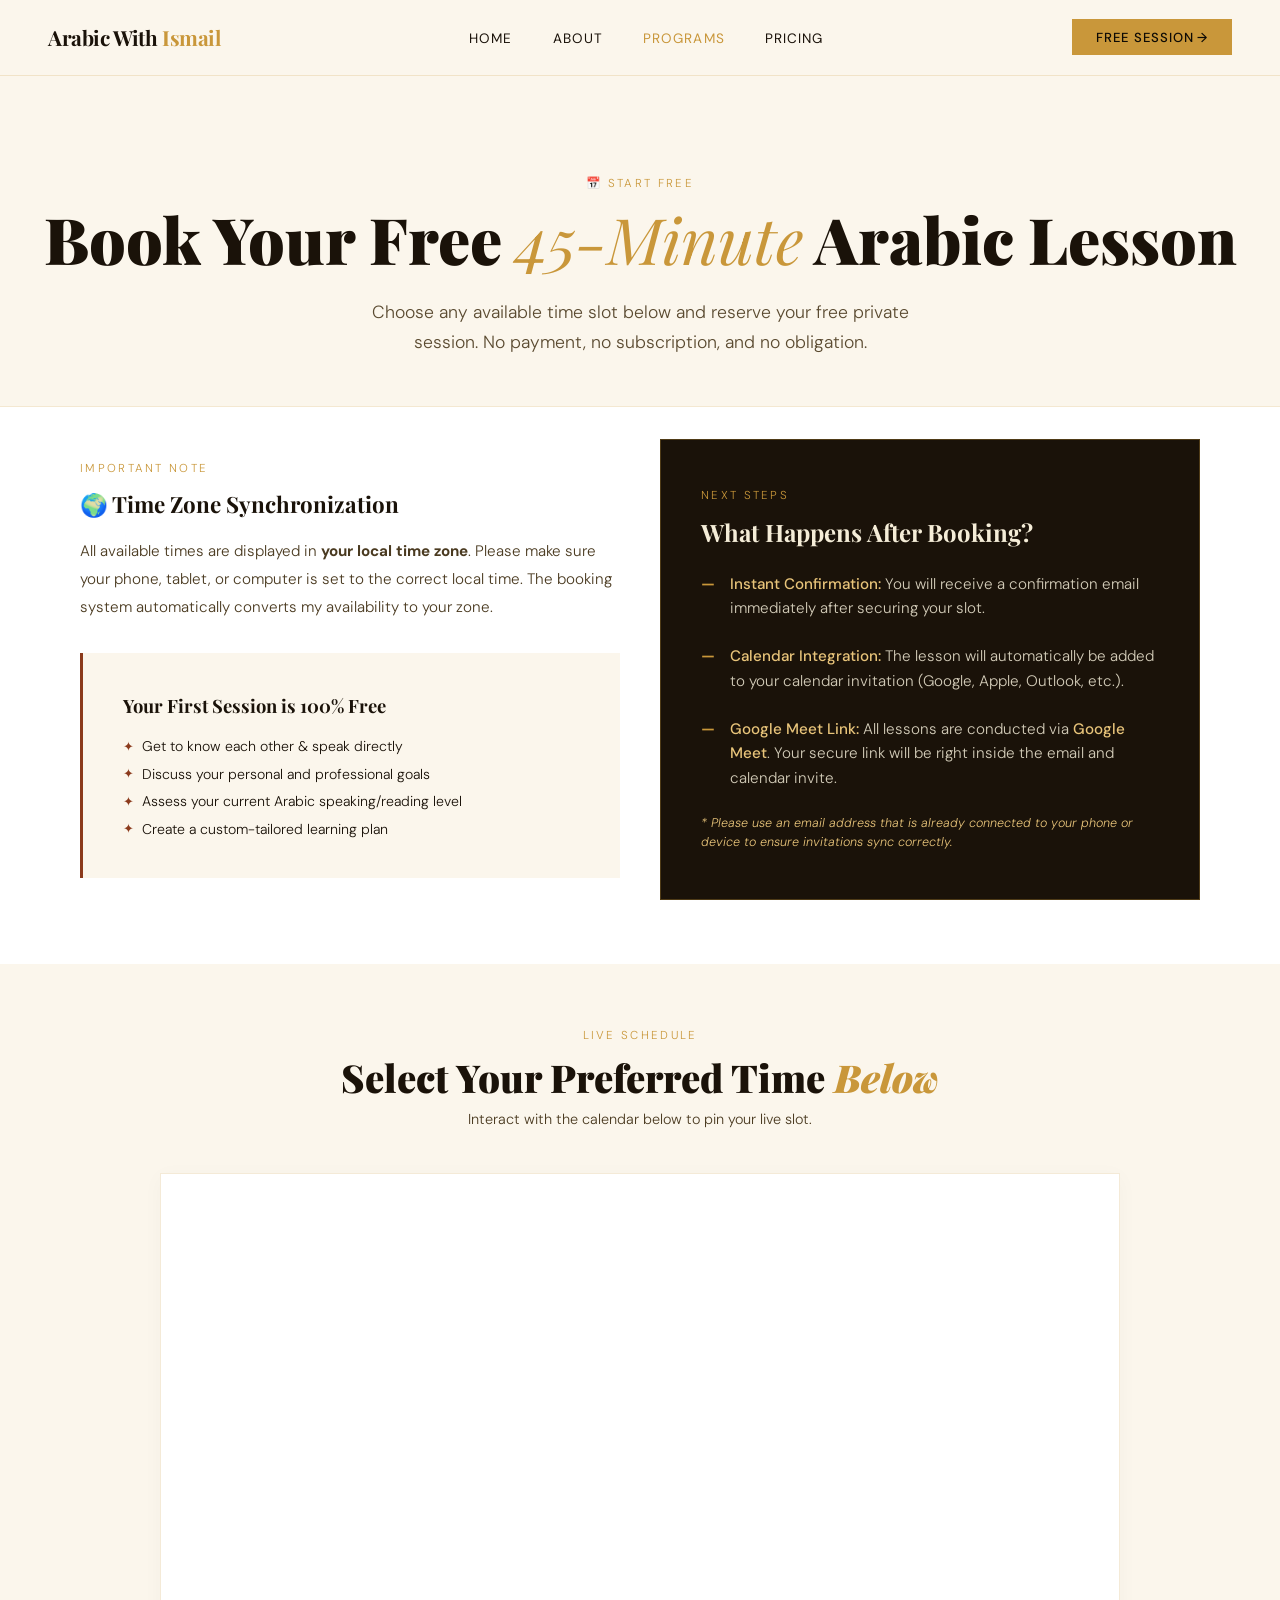
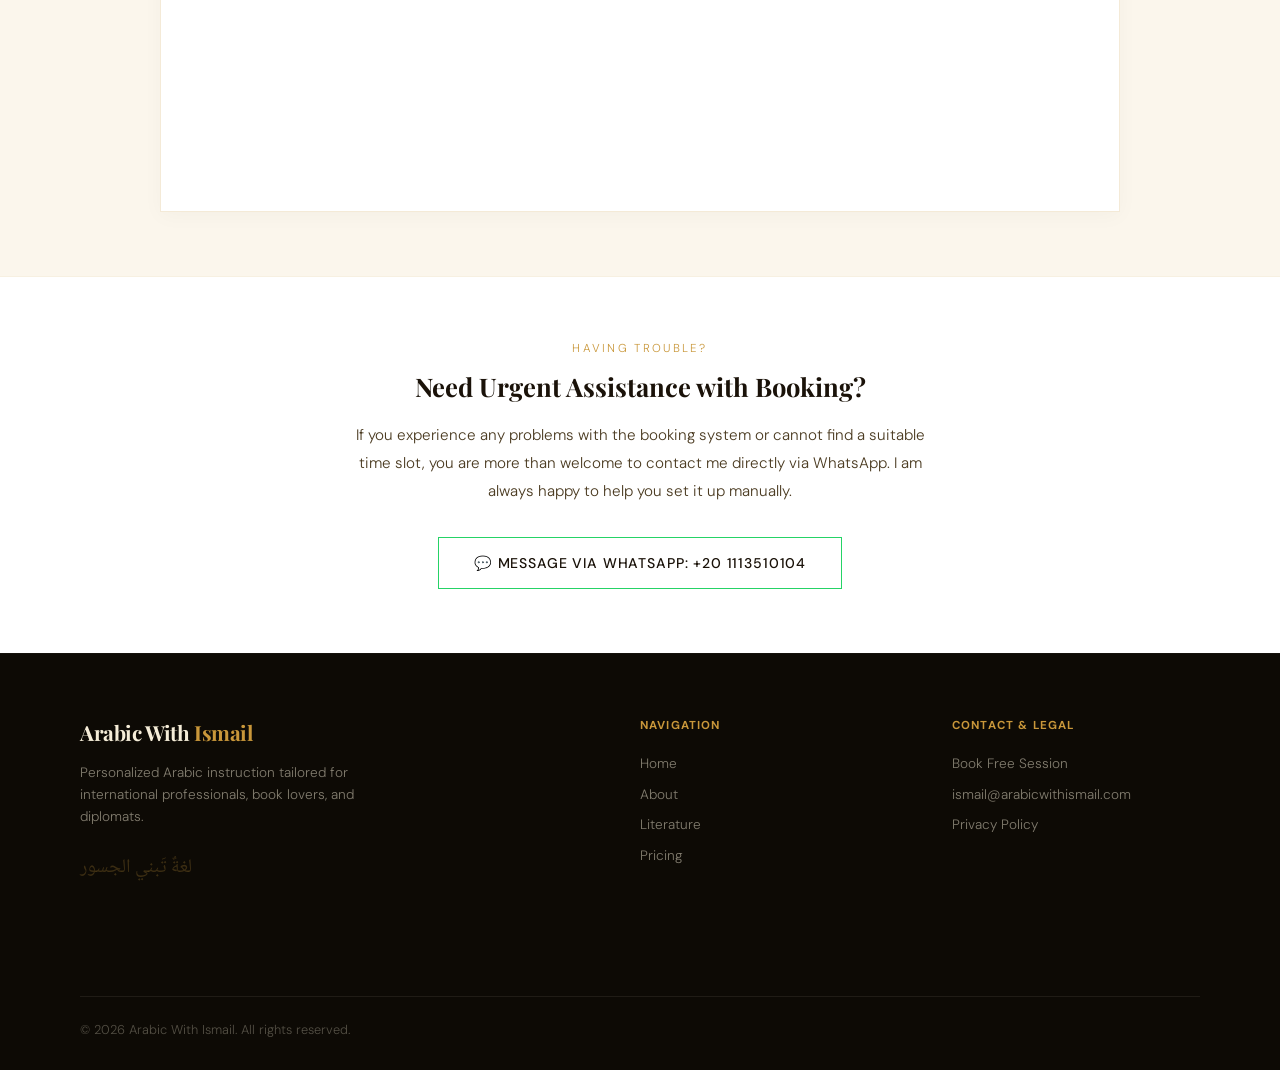
<file: free-lesson.html>
<!DOCTYPE html>
<html lang="en">
<head>
  <meta charset="UTF-8">
  <meta name="viewport" content="width=device-width, initial-scale=1.0">
  <title>Book Your Free Lesson — Arabic With Ismail</title>
  <link rel="stylesheet" href="style.css">
</head>
<body>

  <nav>
    <a href="index.html" class="nav-logo">Arabic With <span>Ismail</span></a>
    <ul class="nav-links">
      <li><a href="index.html">Home</a></li>
        <li><a href="about.html">About</a></li>
        <li><a href="programs.html" style="color: var(--gold);">Programs</a></li>
        <li><a href="pricing.html">Pricing</a></li>
    </ul>
    <button class="hamburger" id="hamburger">
      <span></span>
      <span></span>
      <span></span>
    </button>
    <a href="free-lesson.html" class="nav-cta" style="background: var(--gold); color: var(--dark);">Free Session →</a>
  </nav>

  <div class="mobile-menu" id="mobileMenu">
    <ul>
      <li><a href="index.html">Home</a></li>
      <li><a href="about.html">About</a></li>
      <li><a href="literature.html">Literature</a></li>
      <li><a href="pricing.html">Pricing</a></li>
      <li><a href="free-lesson.html" class="mobile-cta">Book Free Lesson</a></li>
    </ul>
  </div>

  <header class="pricing-hero" style="padding-bottom: 3rem;">
    <span class="section-tag">📅 Start Free</span>
    <h1>Book Your Free <em>45-Minute</em> Arabic Lesson</h1>
    <p>Choose any available time slot below and reserve your free private session. No payment, no subscription, and no obligation.</p>
  </header>

  <section class="section" style="background: white; padding-top: 2rem; padding-bottom: 4rem; gap: 2.5rem;">
    <div>
      <span class="section-tag">Important Note</span>
      <h3 class="faq-q" style="font-size: 1.4rem; margin-bottom: 1rem;">🌍 Time Zone Synchronization</h3>
      <p class="body-text" style="font-size: 0.95rem;">
        All available times are displayed in <strong>your local time zone</strong>. Please make sure your phone, tablet, or computer is set to the correct local time. The booking system automatically converts my availability to your zone.
      </p>
      
      <div class="prime-why" style="margin-top: 2rem; background: var(--cream);">
        <h4>Your First Session is 100% Free</h4>
        <ul class="prime-why-list">
          <li>Get to know each other & speak directly</li>
          <li>Discuss your personal and professional goals</li>
          <li>Assess your current Arabic speaking/reading level</li>
          <li>Create a custom-tailored learning plan</li>
        </ul>
      </div>
    </div>

    <div style="background: var(--ink); padding: 3rem 2.5rem; border: 1px solid rgba(201,151,58,0.3);">
      <span class="section-tag" style="color: var(--gold);">Next Steps</span>
      <h3 style="font-family: 'Playfair Display', serif; color: var(--sand); font-size: 1.5rem; margin-bottom: 1.5rem;">What Happens After Booking?</h3>
      
      <ul class="philosophy-points" style="gap: 1.5rem;">
        <li style="color: rgba(245,237,216,0.85);">
          <strong>Instant Confirmation:</strong> You will receive a confirmation email immediately after securing your slot.
        </li>
        <li style="color: rgba(245,237,216,0.85);">
          <strong>Calendar Integration:</strong> The lesson will automatically be added to your calendar invitation (Google, Apple, Outlook, etc.).
        </li>
        <li style="color: rgba(245,237,216,0.85);">
          <strong>Google Meet Link:</strong> All lessons are conducted via <strong>Google Meet</strong>. Your secure link will be right inside the email and calendar invite.
        </li>
      </ul>
      <p style="font-size: 0.78rem; color: var(--gold-light); font-style: italic; margin-top: 1.5rem; line-height: 1.5;">
        * Please use an email address that is already connected to your phone or device to ensure invitations sync correctly.
      </p>
    </div>
  </section>

  <section class="section" style="background: var(--cream); display: block; padding-top: 4rem; padding-bottom: 4rem;">
    <div style="text-align: center; margin-bottom: 2.5rem;">
      <span class="section-tag">Live Schedule</span>
      <h2 class="section-title" style="margin-bottom: 0.5rem;">Select Your Preferred Time <em>Below</em></h2>
      <p class="body-text" style="font-size: 0.9rem;">Interact with the calendar below to pin your live slot.</p>
    </div>

    <div style="max-width: 960px; margin: 0 auto; background: white; padding: 1rem; border: 1px solid rgba(201,151,58,0.2); box-shadow: 0 4px 20px rgba(0,0,0,0.03);">
      <iframe src="https://calendar.google.com/calendar/appointments/schedules/AcZssZ1Qb67dnfR7Jt9PnOYPmz3rNqsxp0fjubdpUfz9JkV4iuijFcvxtUtMTFpMaKpLon6Db2FRi34K?gv=true" style="border: 0" width="100%" height="600" frameborder="0"></iframe>
      </div>
  </section>

  <section class="section" style="background: white; border-top: 1px solid rgba(201,151,58,0.15); display: block; text-align: center; padding: 4rem 2rem;">
    <span class="section-tag">Having Trouble?</span>
    <h3 class="faq-q" style="font-size: 1.6rem; margin-bottom: 1rem;">Need Urgent Assistance with Booking?</h3>
    <p class="body-text" style="max-width: 580px; margin: 0 auto 2rem; font-size: 0.95rem;">
      If you experience any problems with the booking system or cannot find a suitable time slot, you are more than welcome to contact me directly via WhatsApp. I am always happy to help you set it up manually.
    </p>
    <a href="https://wa.me/201113510104" target="_blank" class="btn-ghost" style="border-color: #25D366; color: var(--ink); font-weight: 500;">
      💬 Message via WhatsApp: +20 1113510104
    </a>
  </section>

  <footer>
    <div class="footer-brand">
      <a href="index.html" class="nav-logo">Arabic With <span>Ismail</span></a>
      <p>Personalized Arabic instruction tailored for international professionals, book lovers, and diplomats.</p>
      <div class="footer-arabic">لغةٌ تَبني الجسور</div>
    </div>
    <div class="footer-col">
      <h4>Navigation</h4>
      <ul>
        <li><a href="index.html">Home</a></li>
        <li><a href="about.html">About</a></li>
        <li><a href="literature.html">Literature</a></li>
        <li><a href="pricing.html">Pricing</a></li>
      </ul>
    </div>
    <div class="footer-col">
      <h4>Contact & Legal</h4>
      <ul>
        <li><a href="free-lesson.html">Book Free Session</a></li>
        <li><a href="mailto:ismail@arabicwithismail.com">ismail@arabicwithismail.com</a></li>
        <li><a href="#">Privacy Policy</a></li>
      </ul>
    </div>
    <div class="footer-bottom">
      <p>&copy; 2026 Arabic With Ismail. All rights reserved.</p>
    </div>
  </footer>

  <script>
    const hamburger = document.getElementById('hamburger');
    const mobileMenu = document.getElementById('mobileMenu');
    
    hamburger.addEventListener('click', () => {
      hamburger.classList.toggle('open');
      mobileMenu.classList.toggle('open');
    });
  </script>
</body>
</html>
</file>
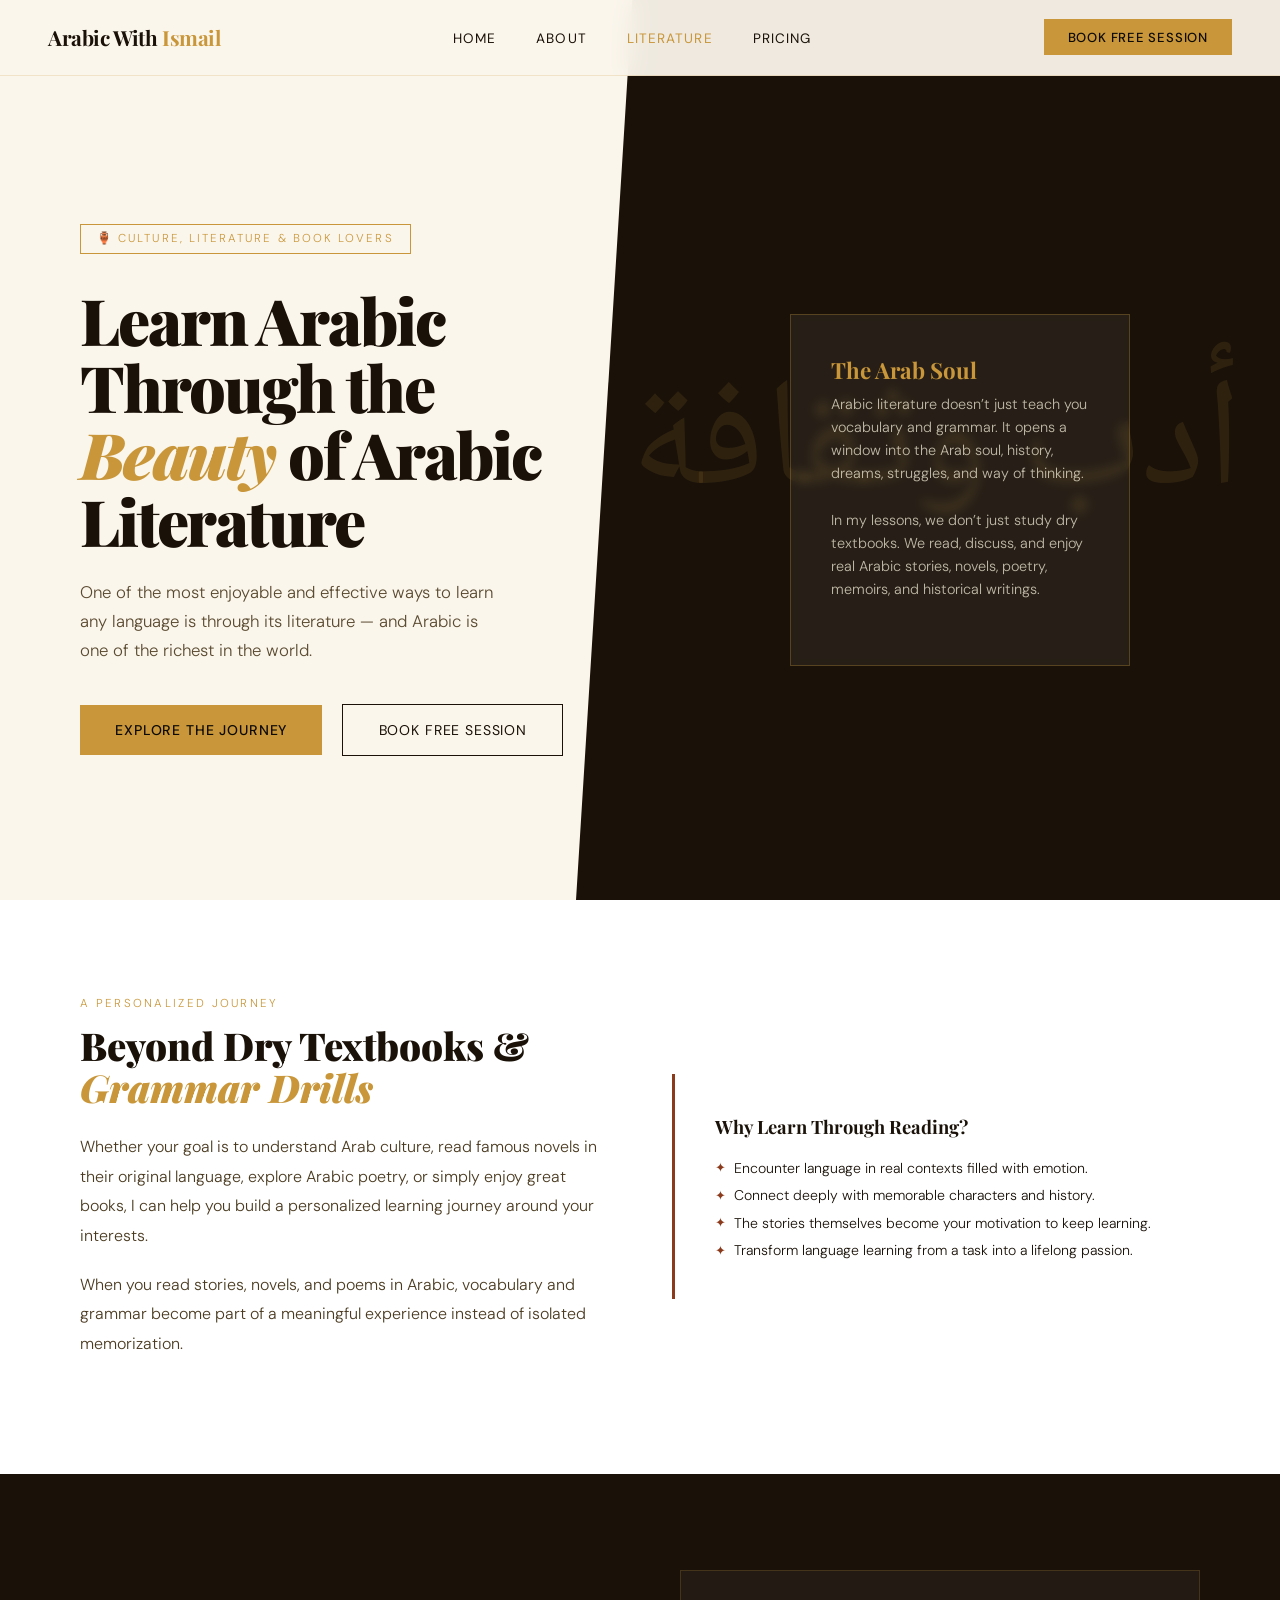
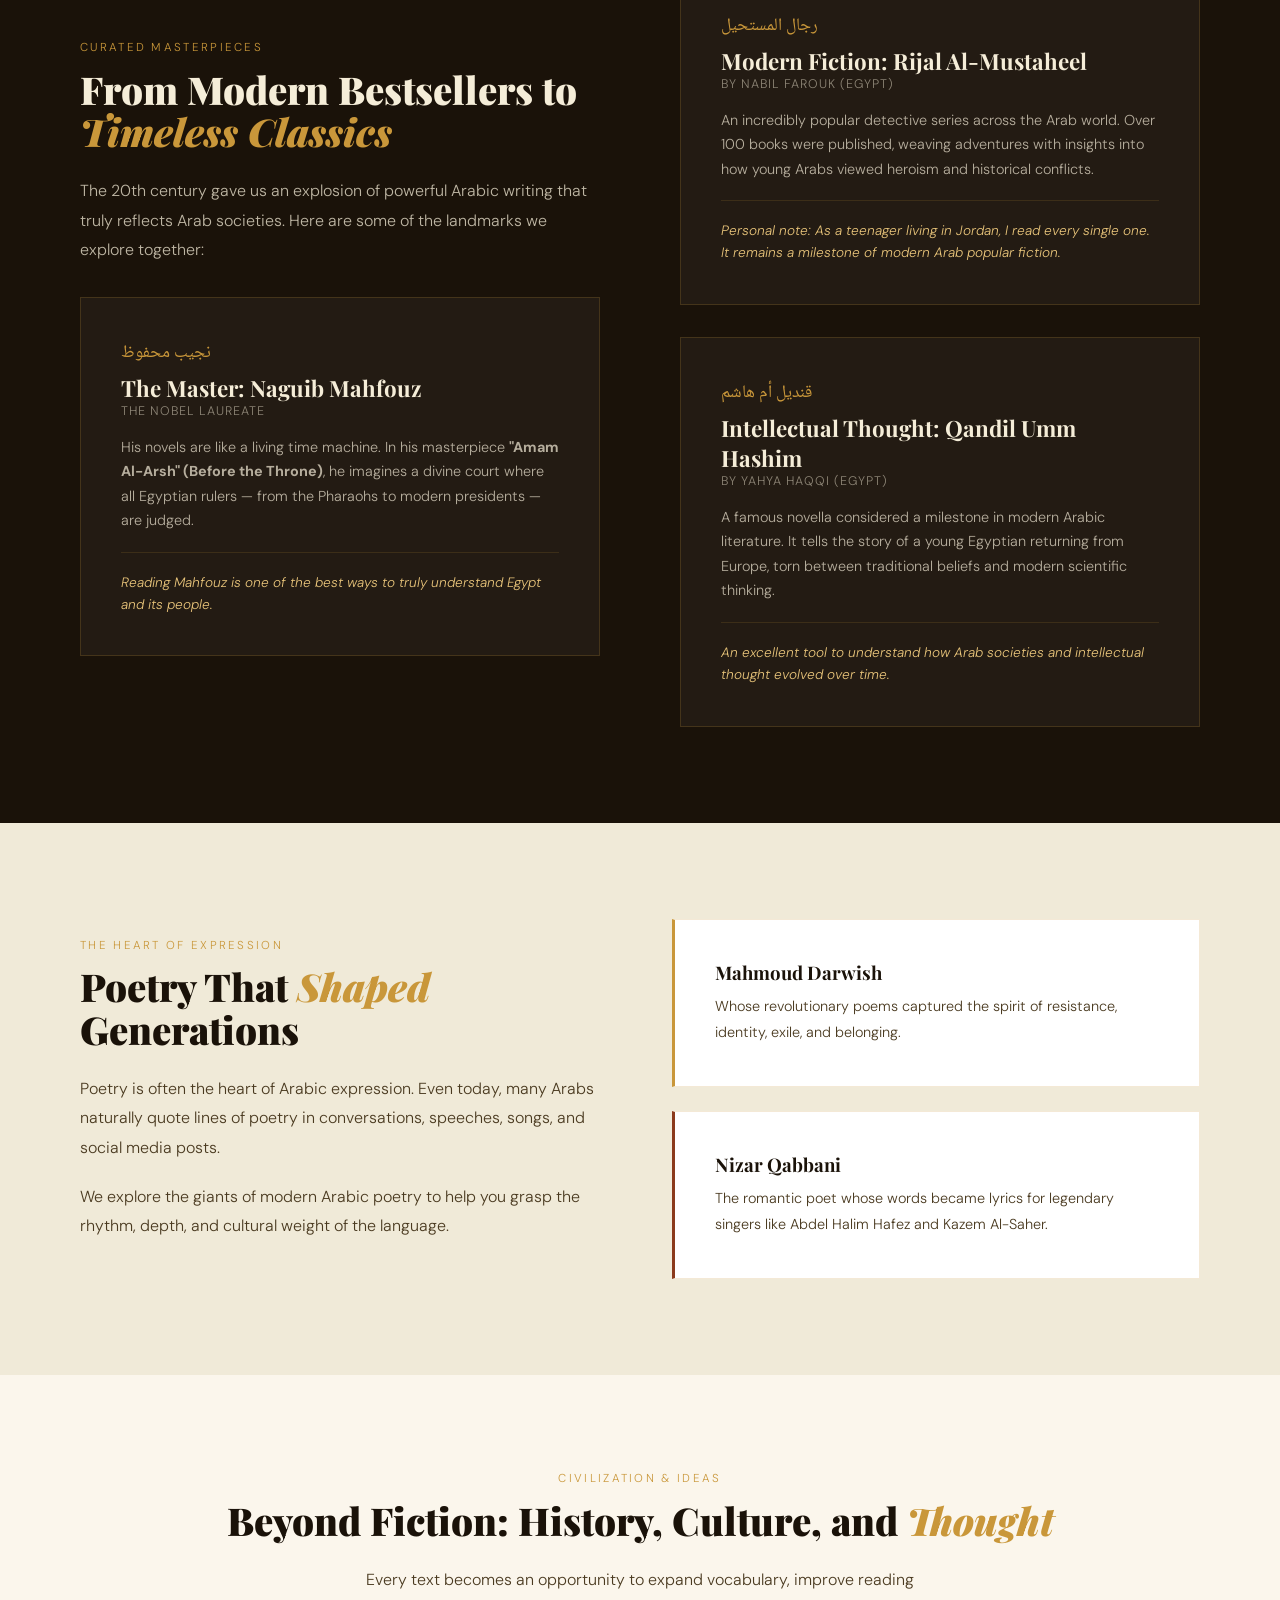
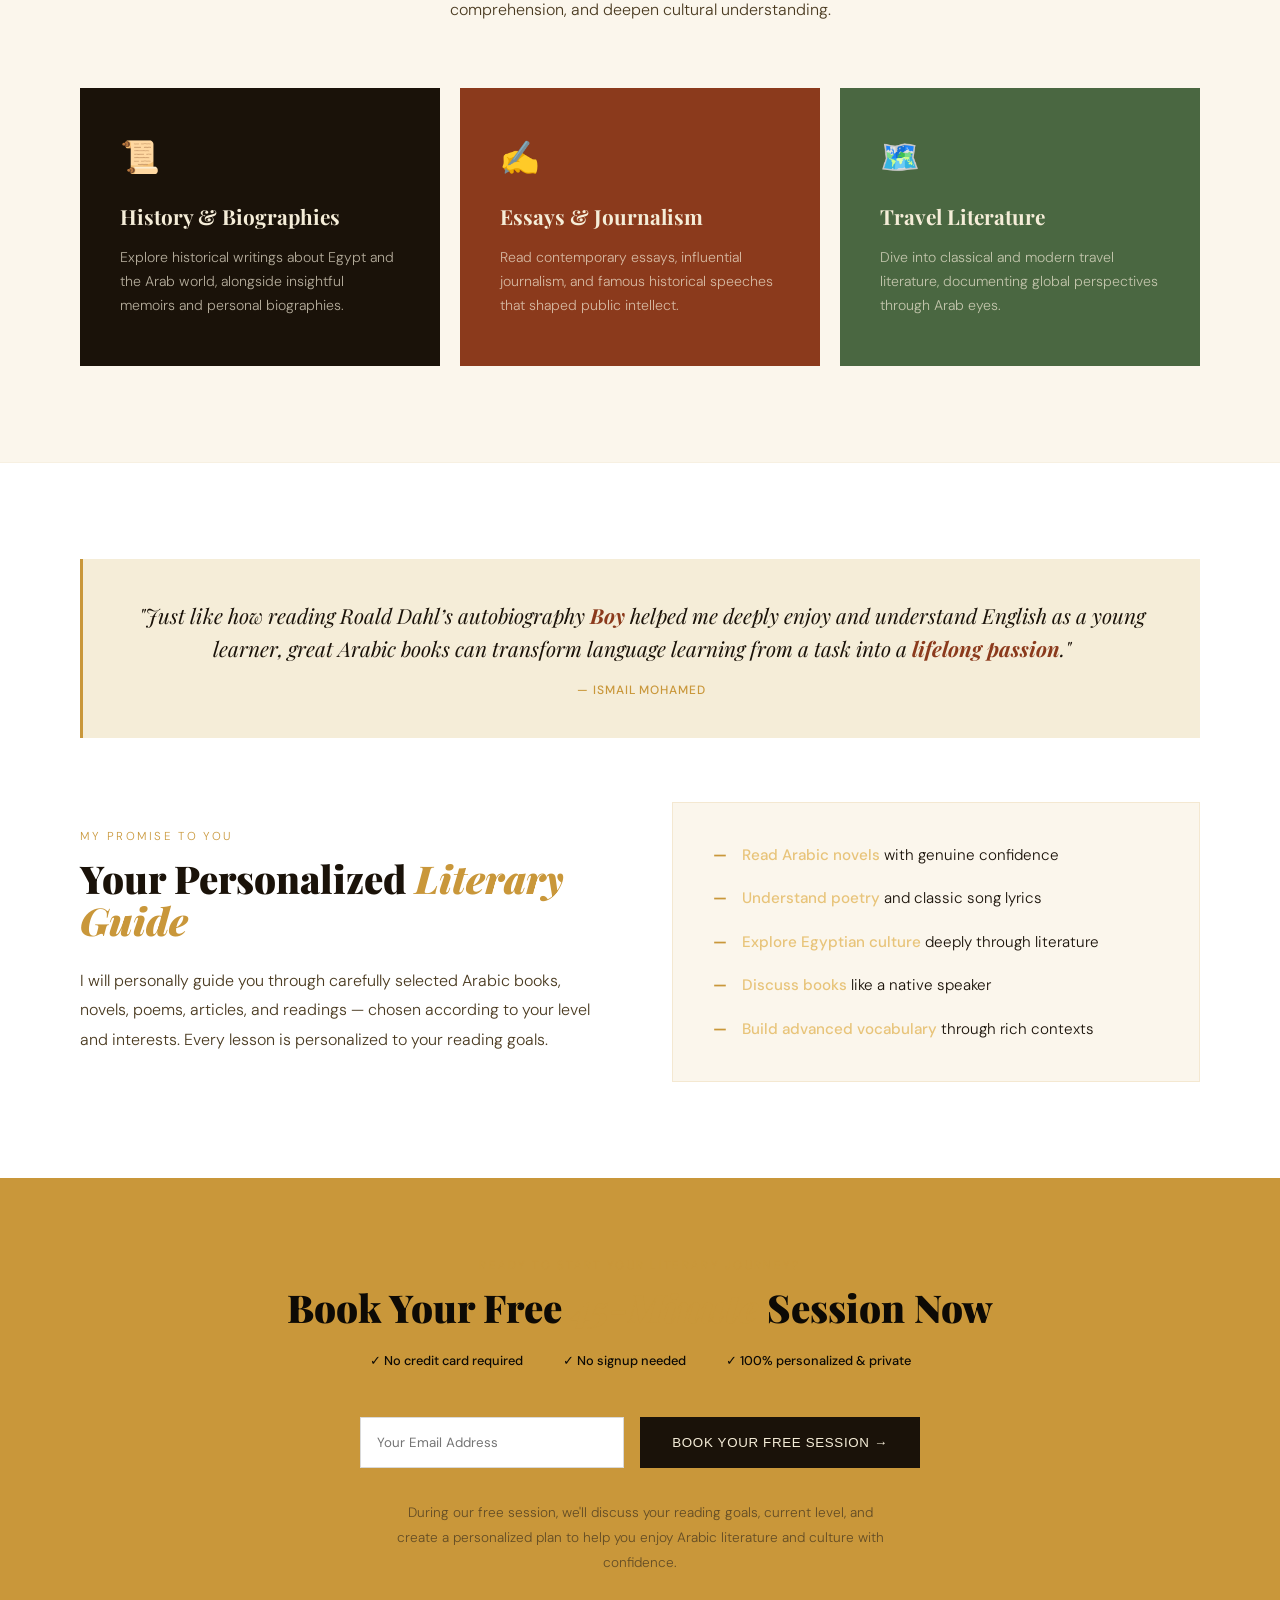
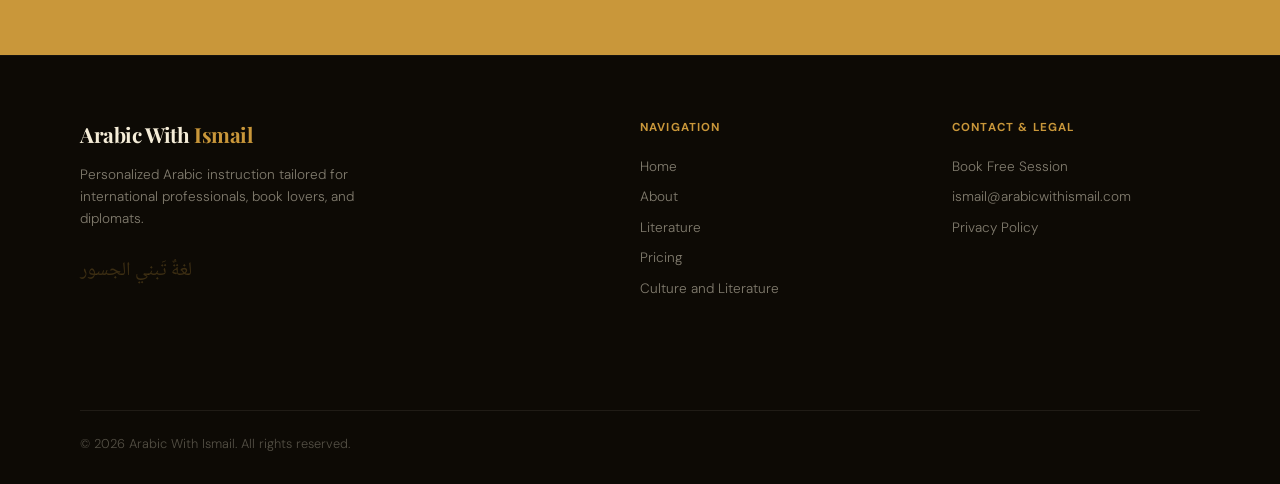
<file: literature.html>
<!DOCTYPE html>
<html lang="en">
<head>
  <meta charset="UTF-8">
  <meta name="viewport" content="width=device-width, initial-scale=1.0">
  <title>Culture & Literature — Arabic With Ismail</title>
  <link rel="stylesheet" href="style.css">
</head>
<body>

  <!-- ── NAVIGATION ── -->
  <nav>
    <a href="index.html" class="nav-logo">Arabic With <span>Ismail</span></a>
    <ul class="nav-links">
      <li><a href="index.html">Home</a></li>
      <li><a href="about.html">About</a></li>
      <li><a href="literature.html" style="color: var(--gold);">Literature</a></li>
      <li><a href="pricing.html">Pricing</a></li>
    </ul>
    <button class="hamburger" id="hamburger">
      <span></span>
      <span></span>
      <span></span>
    </button>
    <a href="free-lesson.html" class="nav-cta">Book Free Session</a>
  </nav>

  <!-- MOBILE MENU -->
  <div class="mobile-menu" id="mobileMenu">
    <ul>
      <li><a href="index.html">Home</a></li>
      <li><a href="about.html">About</a></li>
      <li><a href="literature.html" class="mobile-cta">Literature</a></li>
      <li><a href="pricing.html">Pricing</a></li>
      <li><a href="free-lesson.html" class="mobile-cta">Book Free Session</a></li>
    </ul>
  </div>

  <!-- ── HERO SECTION ── -->
  <header class="hero">
    <div class="hero-bg-arabic"></div>
    <div class="hero-calligraphy">أدب وثقافة</div>
    
    <div class="hero-left">
      <span class="hero-tag">🏺 Culture, Literature & Book Lovers</span>
      <h1 class="hero-title">Learn Arabic Through the <em>Beauty</em> of Arabic Literature</h1>
      <p class="hero-subtitle">
        One of the most enjoyable and effective ways to learn any language is through its literature — and Arabic is one of the richest in the world.
      </p>
      <div class="hero-btns">
        <a href="#explore" class="btn-primary">Explore the Journey</a>
        <a href="#cta" class="btn-ghost" style="margin-left: 1rem;">Book Free Session</a>
      </div>
    </div>

    <div class="hero-right">
      <div class="hero-card">
        <h3 class="hero-card-title">The Arab Soul</h3>
        <p>Arabic literature doesn’t just teach you vocabulary and grammar. It opens a window into the Arab soul, history, dreams, struggles, and way of thinking.</p>
        <p>In my lessons, we don’t just study dry textbooks. We read, discuss, and enjoy real Arabic stories, novels, poetry, memoirs, and historical writings.</p>
      </div>
    </div>
  </header>

  <!-- ── INTRO / PHILOSOPHY SECTION ── -->
  <section class="section" id="explore" style="background: white;">
    <div>
      <span class="section-tag">A Personalized Journey</span>
      <h2 class="section-title">Beyond Dry Textbooks & <em>Grammar Drills</em></h2>
      <div class="body-text">
        <p>Whether your goal is to understand Arab culture, read famous novels in their original language, explore Arabic poetry, or simply enjoy great books, I can help you build a personalized learning journey around your interests.</p>
        <p>When you read stories, novels, and poems in Arabic, vocabulary and grammar become part of a meaningful experience instead of isolated memorization.</p>
      </div>
    </div>
    <div class="prime-why">
      <h4>Why Learn Through Reading?</h4>
      <ul class="prime-why-list">
        <li>Encounter language in real contexts filled with emotion.</li>
        <li>Connect deeply with memorable characters and history.</li>
        <li>The stories themselves become your motivation to keep learning.</li>
        <li>Transform language learning from a task into a lifelong passion.</li>
      </ul>
    </div>
  </section>

  <!-- ── LITERATURE TIMELINE / CARDS ── -->
  <section class="reading-section">
    <div class="philosophy-left">
      <span class="section-tag">Curated Masterpieces</span>
      <h2 class="section-title">From Modern Bestsellers to <em>Timeless Classics</em></h2>
      <p class="body-text" style="margin-bottom: 2rem;">
        The 20th century gave us an explosion of powerful Arabic writing that truly reflects Arab societies. Here are some of the landmarks we explore together:
      </p>
      
      <!-- Naguib Mahfouz Highlight -->
      <div class="book-card">
        <span class="book-arabic">نجيب محفوظ</span>
        <h3 class="book-title">The Master: Naguib Mahfouz</h3>
        <span class="book-author">The Nobel Laureate</span>
        <p class="book-desc">His novels are like a living time machine. In his masterpiece <strong>"Amam Al-Arsh" (Before the Throne)</strong>, he imagines a divine court where all Egyptian rulers — from the Pharaohs to modern presidents — are judged.</p>
        <p class="book-connection">Reading Mahfouz is one of the best ways to truly understand Egypt and its people.</p>
      </div>
    </div>

    <div class="philosophy-right">
      <!-- Rijal Al-Mustaheel Card -->
      <div class="book-card">
        <span class="book-arabic">رجال المستحيل</span>
        <h3 class="book-title">Modern Fiction: Rijal Al-Mustaheel</h3>
        <span class="book-author">By Nabil Farouk (Egypt)</span>
        <p class="book-desc">An incredibly popular detective series across the Arab world. Over 100 books were published, weaving adventures with insights into how young Arabs viewed heroism and historical conflicts.</p>
        <p class="book-connection">Personal note: As a teenager living in Jordan, I read every single one. It remains a milestone of modern Arab popular fiction.</p>
      </div>

      <!-- Qandil Umm Hashim Card -->
      <div class="book-card">
        <span class="book-arabic">قنديل أم هاشم</span>
        <h3 class="book-title">Intellectual Thought: Qandil Umm Hashim</h3>
        <span class="book-author">By Yahya Haqqi (Egypt)</span>
        <p class="book-desc">A famous novella considered a milestone in modern Arabic literature. It tells the story of a young Egyptian returning from Europe, torn between traditional beliefs and modern scientific thinking.</p>
        <p class="book-connection">An excellent tool to understand how Arab societies and intellectual thought evolved over time.</p>
      </div>
    </div>
  </section>

  <!-- ── POETRY SECTION ── -->
  <section class="section" style="background: #F0EAD8;">
    <div>
      <span class="section-tag">The Heart of Expression</span>
      <h2 class="section-title">Poetry That <em>Shaped</em> Generations</h2>
      <div class="body-text">
        <p>Poetry is often the heart of Arabic expression. Even today, many Arabs naturally quote lines of poetry in conversations, speeches, songs, and social media posts.</p>
        <p>We explore the giants of modern Arabic poetry to help you grasp the rhythm, depth, and cultural weight of the language.</p>
      </div>
    </div>
    <div class="lit-grid" style="grid-template-columns: 1fr; gap: 1.5rem;">
      <div class="lit-card" style="background: white; border-left: 3px solid var(--gold);">
        <h3 style="color: var(--ink);">Mahmoud Darwish</h3>
        <p class="body-text" style="font-size: 0.9rem; margin-top: 0.5rem;">Whose revolutionary poems captured the spirit of resistance, identity, exile, and belonging.</p>
      </div>
      <div class="lit-card" style="background: white; border-left: 3px solid var(--rust);">
        <h3 style="color: var(--ink);">Nizar Qabbani</h3>
        <p class="body-text" style="font-size: 0.9rem; margin-top: 0.5rem;">The romantic poet whose words became lyrics for legendary singers like Abdel Halim Hafez and Kazem Al-Saher.</p>
      </div>
    </div>
  </section>

  <!-- ── BEYOND LITERATURE (TRACKS STYLE) ── -->
  <section class="section tracks">
    <div style="grid-column: 1/-1; text-align: center; margin-bottom: 2rem;">
      <span class="section-tag">Civilization & Ideas</span>
      <h2 class="section-title">Beyond Fiction: History, Culture, and <em>Thought</em></h2>
      <p class="body-text" style="max-width: 600px; margin: 0 auto;">Every text becomes an opportunity to expand vocabulary, improve reading comprehension, and deepen cultural understanding.</p>
    </div>
    
    <div class="tracks-grid" style="grid-column: 1/-1;">
      <div class="track-card">
        <span class="track-icon">📜</span>
        <h3 class="track-title">History & Biographies</h3>
        <p class="track-desc">Explore historical writings about Egypt and the Arab world, alongside insightful memoirs and personal biographies.</p>
      </div>
      <div class="track-card">
        <span class="track-icon">✍️</span>
        <h3 class="track-title">Essays & Journalism</h3>
        <p class="track-desc">Read contemporary essays, influential journalism, and famous historical speeches that shaped public intellect.</p>
      </div>
      <div class="track-card">
        <span class="track-icon">🗺️</span>
        <h3 class="track-title">Travel Literature</h3>
        <p class="track-desc">Dive into classical and modern travel literature, documenting global perspectives through Arab eyes.</p>
      </div>
    </div>
  </section>

  <!-- ── PERSONAL CONNECTION / PROMISE ── -->
  <section class="section" style="background: white; border-top: 1px solid rgba(201,151,58,0.15);">
    <div class="journey-insight" style="grid-column: 1 / -1;">
      <p>
        "Just like how reading Roald Dahl’s autobiography <em>Boy</em> helped me deeply enjoy and understand English as a young learner, great Arabic books can transform language learning from a task into a <em>lifelong passion</em>."
      </p>
      <span class="country-years" style="margin-top: 1rem; margin-bottom: 0;">— Ismail Mohamed</span>
    </div>
    
    <div>
      <span class="section-tag">My Promise to You</span>
      <h2 class="section-title">Your Personalized <em>Literary Guide</em></h2>
      <p class="body-text">I will personally guide you through carefully selected Arabic books, novels, poems, articles, and readings — chosen according to your level and interests. Every lesson is personalized to your reading goals.</p>
    </div>
    <div>
      <ul class="philosophy-points" style="background: var(--cream); padding: 2.5rem; border: 1px solid rgba(201,151,58,0.15);">
        <li style="color: var(--ink);"><strong>Read Arabic novels</strong> with genuine confidence</li>
        <li style="color: var(--ink);"><strong>Understand poetry</strong> and classic song lyrics</li>
        <li style="color: var(--ink);"><strong>Explore Egyptian culture</strong> deeply through literature</li>
        <li style="color: var(--ink);"><strong>Discuss books</strong> like a native speaker</li>
        <li style="color: var(--ink);"><strong>Build advanced vocabulary</strong> through rich contexts</li>
      </ul>
    </div>
  </section>

  <!-- ── FREE SESSION CTA SECTION ── -->
  <section class="free-session" id="cta">
    <span class="section-tag">Ready to Start Your Literary Journey?</span>
    <h2 class="section-title">Book Your Free <em>45-Minute</em> Session Now</h2>
    
    <div class="trust-badges" style="margin-bottom: 3rem;">
      <span class="badge">✓ No credit card required</span>
      <span class="badge">✓ No signup needed</span>
      <span class="badge">✓ 100% personalized & private</span>
    </div>

    <form class="free-form" action="#" method="POST">
      <input type="email" placeholder="Your Email Address" required>
      <button type="submit">Book Your Free Session →</button>
    </form>
    <p class="body-text" style="font-size: 0.85rem; opacity: 0.8; max-width: 500px; margin: 0 auto;">During our free session, we'll discuss your reading goals, current level, and create a personalized plan to help you enjoy Arabic literature and culture with confidence.</p>
  </section>

  <!-- ── FOOTER ── -->
  <footer>
    <div class="footer-brand">
      <a href="index.html" class="nav-logo">Arabic With <span>Ismail</span></a>
      <p>Personalized Arabic instruction tailored for international professionals, book lovers, and diplomats.</p>
      <div class="footer-arabic">لغةٌ تَبني الجسور</div>
    </div>
    <div class="footer-col">
      <h4>Navigation</h4>
      <ul>
        <li><a href="index.html">Home</a></li>
        <li><a href="about.html">About</a></li>
        <li><a href="literature.html">Literature</a></li>
        <li><a href="pricing.html">Pricing</a></li>
	<li><a href="literature.html">Culture and Literature</a></li>
      </ul>
    </div>
    <div class="footer-col">
      <h4>Contact & Legal</h4>
      <ul>
        <li><a href="free-lesson.html">Book Free Session</a></li>
        <li><a href="mailto:ismail@arabicwithismail.com">ismail@arabicwithismail.com</a></li>
        <li><a href="#">Privacy Policy</a></li>
      </ul>
    </div>
    <div class="footer-bottom">
      <p>&copy; 2026 Arabic With Ismail. All rights reserved.</p>
    </div>
  </footer>

  <!-- JS For Hamburger Menu Toggle -->
  <script>
    const hamburger = document.getElementById('hamburger');
    const mobileMenu = document.getElementById('mobileMenu');
    
    hamburger.addEventListener('click', () => {
      hamburger.classList.toggle('open');
      mobileMenu.classList.toggle('open');
    });
  </script>
</body>
</html>
</file>
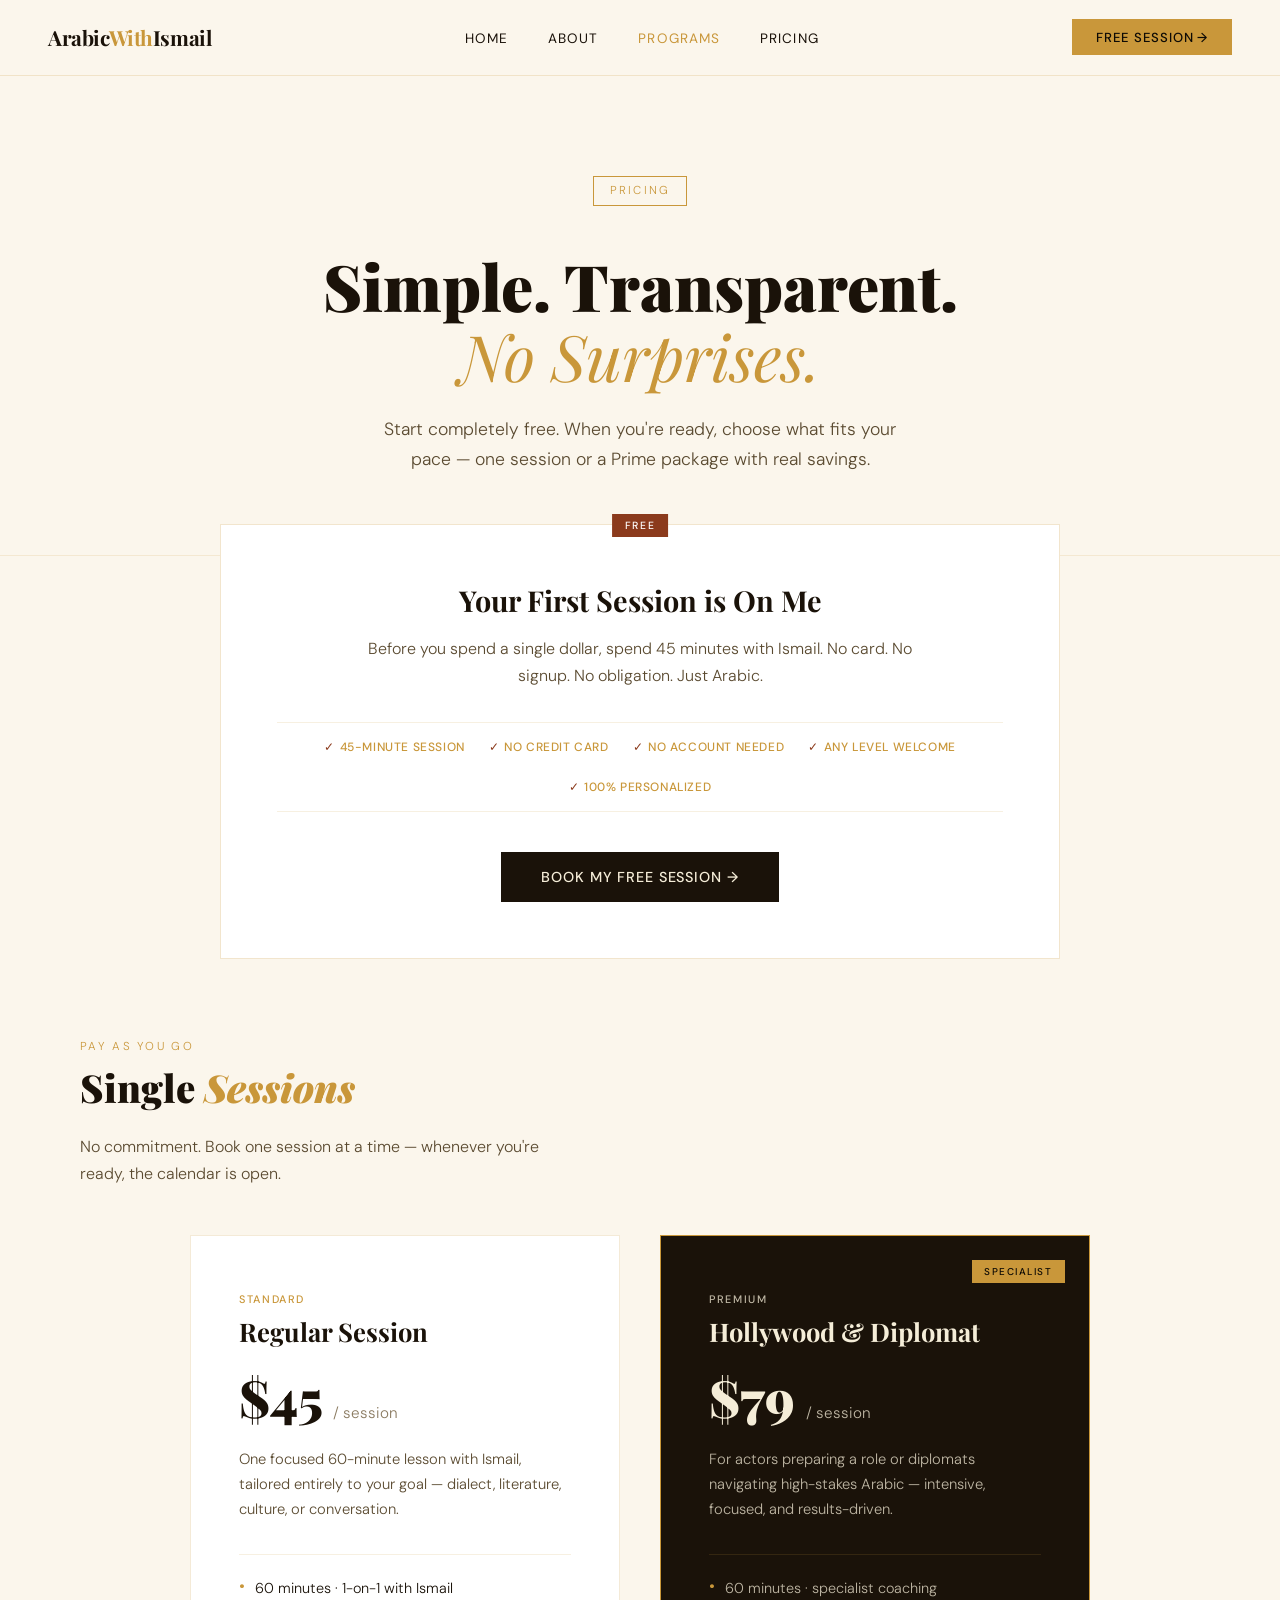
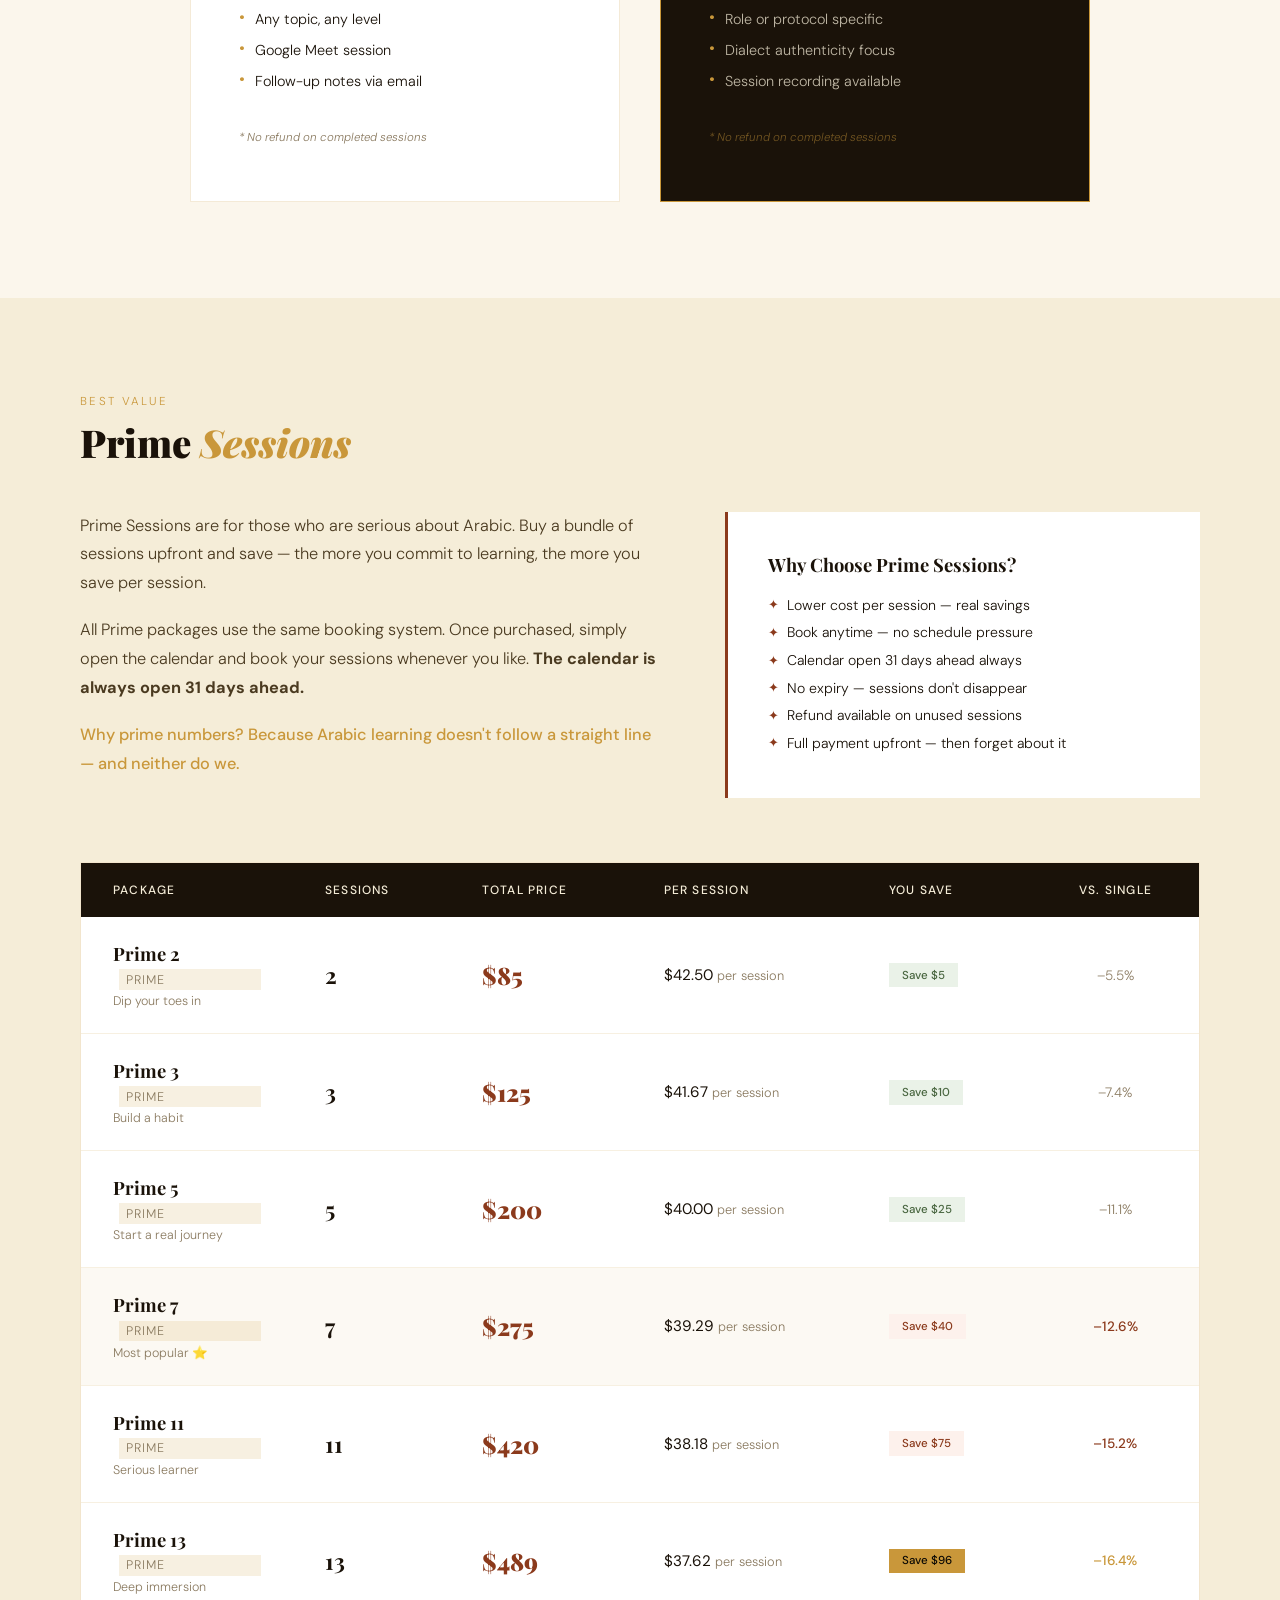
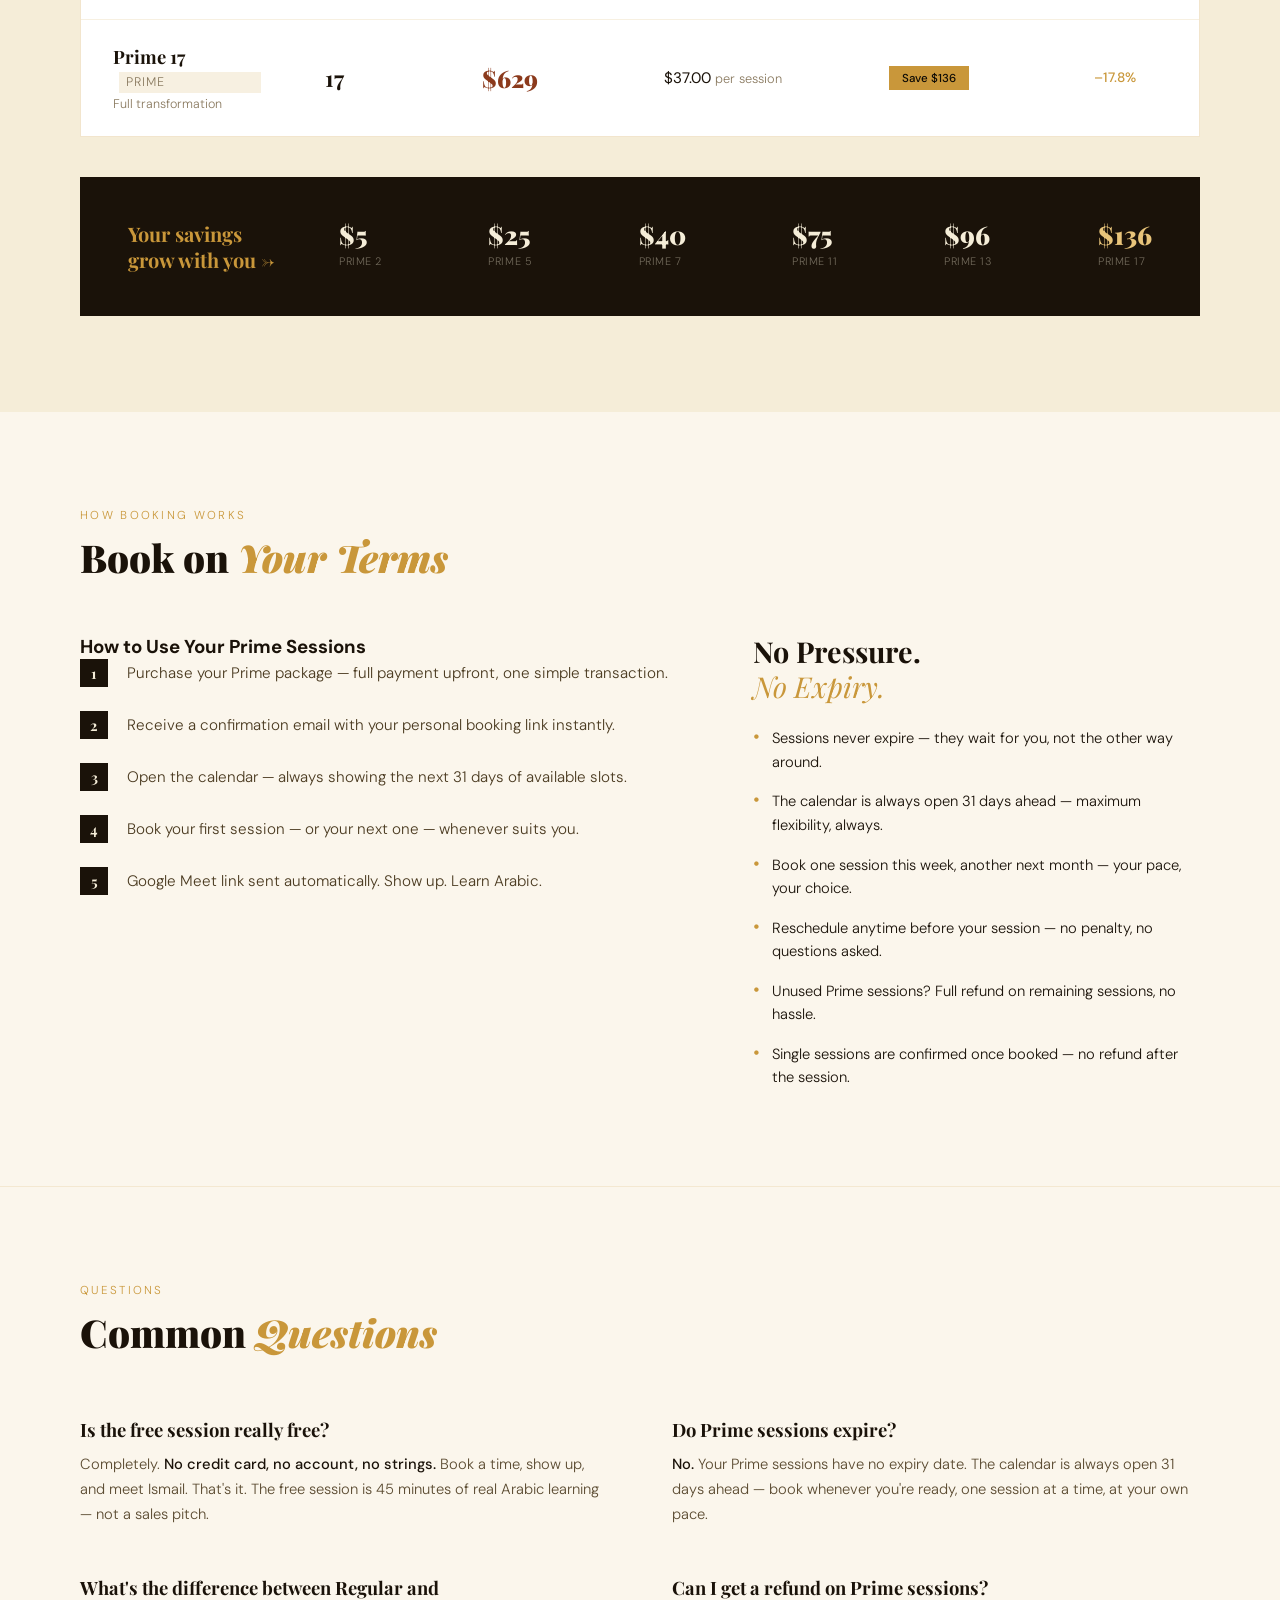
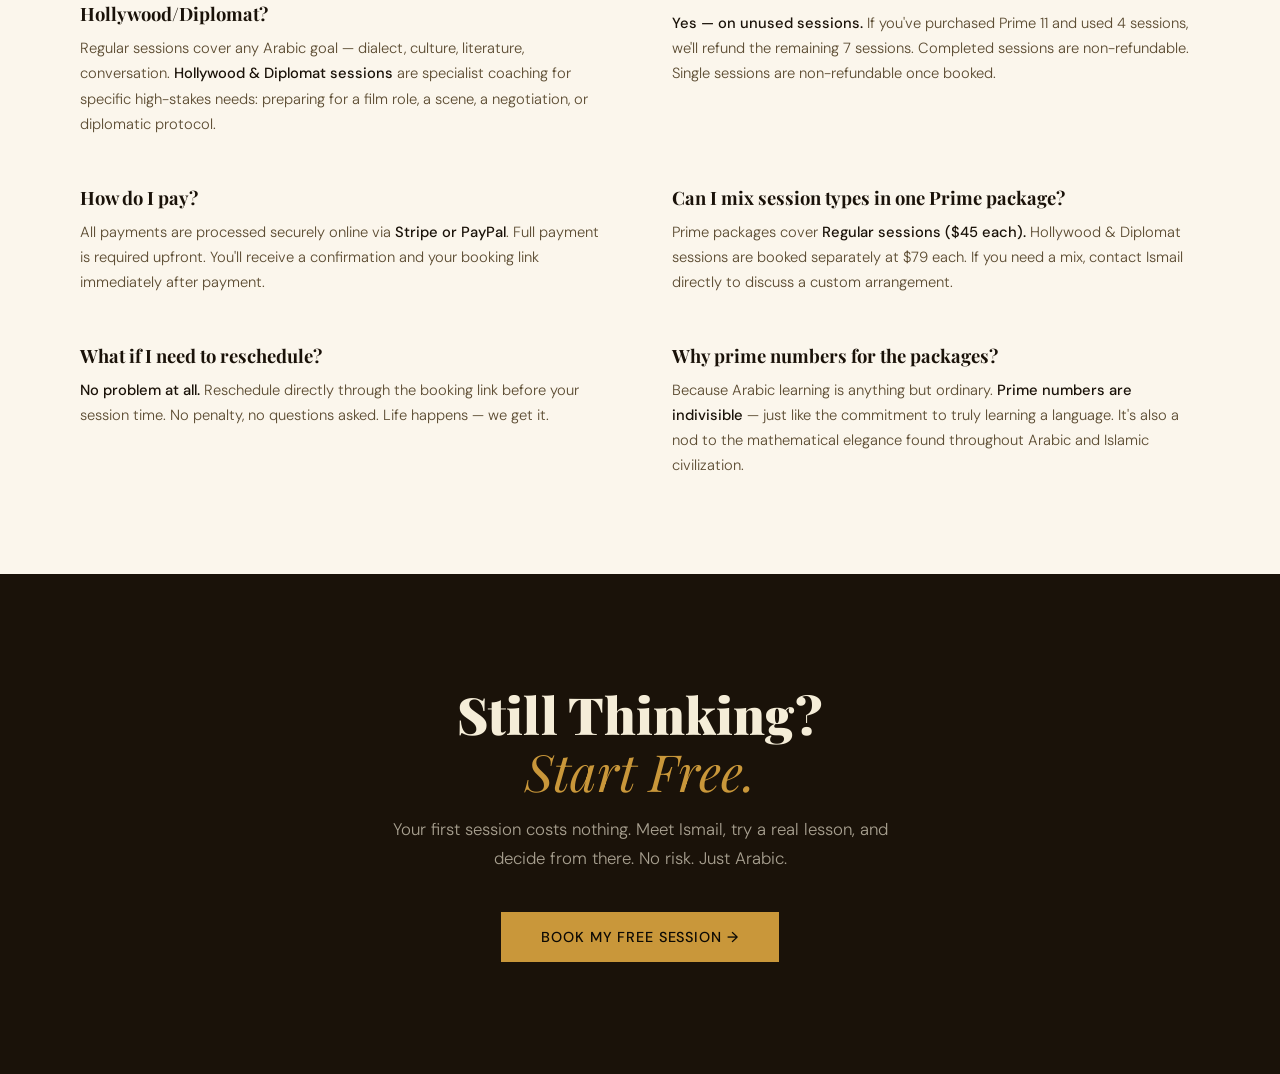
<file: pricing.html>
<!DOCTYPE html>
<html lang="en">
<head>
<meta charset="UTF-8">
<link rel="stylesheet" href="style.css">
<meta name="viewport" content="width=device-width, initial-scale=1.0">
<title>Pricing — Arabic With Ismail</title>
<meta name="description" content="Simple, transparent pricing for Arabic lessons with Ismail. Start free — no card, no signup. Single sessions or Prime packages with real savings.">
</head>
<body>

<!-- NAV -->
<nav>
  <a href="index.html" class="nav-logo">Arabic<span>With</span>Ismail</a>
  <ul class="nav-links" id="navLinks">
	<li><a href="index.html">Home</a></li>
        <li><a href="about.html">About</a></li>
        <li><a href="programs.html" style="color: var(--gold);">Programs</a></li>
        <li><a href="pricing.html">Pricing</a></li>
  </ul>
  <div style="display:flex;align-items:center;gap:1rem;">
    <a href="free-lesson.html" class="nav-cta">Free Session →</a>
    <button class="hamburger" id="hamburger" onclick="toggleMenu()" aria-label="Menu">
      <span></span><span></span><span></span>
    </button>
  </div>
</nav>
<div class="mobile-menu" id="mobileMenu">
  <ul>
    <li><a href="about.html" onclick="toggleMenu()">About</a></li>
    <li><a href="pricing.html" onclick="toggleMenu()">Pricing</a></li>
    <li><a href="programs.html" onclick="toggleMenu()">Programs</a></li>
    <li><a href="blog.html" onclick="toggleMenu()">Blog</a></li>
    <li><a href="free-lesson.html" onclick="toggleMenu()" class="mobile-cta">Free Session →</a></li>
  </ul>
</div>

<!-- HERO -->
<div class="pricing-hero">
  <div class="hero-tag">Pricing</div>
  <h1>Simple. Transparent.<br><em>No Surprises.</em></h1>
  <p>Start completely free. When you're ready, choose what fits your pace — one session or a Prime package with real savings.</p>
</div>

<!-- FREE SESSION -->
<div class="free-section" id="free">
  <div class="free-badge">FREE</div>
  <h2>Your First Session is On Me</h2>
  <p>Before you spend a single dollar, spend 45 minutes with Ismail. No card. No signup. No obligation. Just Arabic.</p>
  <div class="free-guarantees">
    <div class="guarantee">45-minute session</div>
    <div class="guarantee">No credit card</div>
    <div class="guarantee">No account needed</div>
    <div class="guarantee">Any level welcome</div>
    <div class="guarantee">100% personalized</div>
  </div>
  <a href="/book" class="btn-dark">Book My Free Session →</a>
</div>

<!-- SINGLE SESSIONS -->
<section class="section single-section">
  <span class="section-tag">Pay As You Go</span>
  <h2 class="section-title">Single <em>Sessions</em></h2>
  <p style="color:#5A4A30;max-width:500px;line-height:1.7;margin-bottom:0.5rem;">
    No commitment. Book one session at a time — whenever you're ready, the calendar is open.
  </p>

  <div class="single-grid">

    <div class="single-card">
      <span class="single-label">Standard</span>
      <h3>Regular Session</h3>
      <div class="single-price">$45 <span>/ session</span></div>
      <p class="single-desc">One focused 60-minute lesson with Ismail, tailored entirely to your goal — dialect, literature, culture, or conversation.</p>
      <ul class="single-features">
        <li>60 minutes · 1-on-1 with Ismail</li>
        <li>Any topic, any level</li>
        <li>Google Meet session</li>
        <li>Follow-up notes via email</li>
      </ul>
      <p class="single-note">* No refund on completed sessions</p>
    </div>

    <div class="single-card featured">
      <div class="featured-tag">Specialist</div>
      <span class="single-label">Premium</span>
      <h3 style="color:var(--sand);">Hollywood & Diplomat</h3>
      <div class="single-price">$79 <span>/ session</span></div>
      <p class="single-desc">For actors preparing a role or diplomats navigating high-stakes Arabic — intensive, focused, and results-driven.</p>
      <ul class="single-features">
        <li>60 minutes · specialist coaching</li>
        <li>Role or protocol specific</li>
        <li>Dialect authenticity focus</li>
        <li>Session recording available</li>
      </ul>
      <p class="single-note" style="color:rgba(201,151,58,0.5);">* No refund on completed sessions</p>
    </div>

  </div>
</section>

<!-- PRIME SESSIONS -->
<section class="section prime-section" id="prime">
  <span class="section-tag">Best Value</span>
  <h2 class="section-title">Prime <em>Sessions</em></h2>

  <div class="prime-intro">
    <div class="prime-intro-text">
      <p>Prime Sessions are for those who are serious about Arabic. Buy a bundle of sessions upfront and save — the more you commit to learning, the more you save per session.</p>
      <p>All Prime packages use the same booking system. Once purchased, simply open the calendar and book your sessions whenever you like. <strong>The calendar is always open 31 days ahead.</strong></p>
      <p style="color:var(--gold);font-weight:500;">Why prime numbers? Because Arabic learning doesn't follow a straight line — and neither do we.</p>
    </div>
    <div class="prime-why">
      <h4>Why Choose Prime Sessions?</h4>
      <ul class="prime-why-list">
        <li>Lower cost per session — real savings</li>
        <li>Book anytime — no schedule pressure</li>
        <li>Calendar open 31 days ahead always</li>
        <li>No expiry — sessions don't disappear</li>
        <li>Refund available on unused sessions</li>
        <li>Full payment upfront — then forget about it</li>
      </ul>
    </div>
  </div>

  <div class="prime-table-wrap">
    <table class="prime-table">
      <thead>
        <tr>
          <th>Package</th>
          <th>Sessions</th>
          <th>Total Price</th>
          <th>Per Session</th>
          <th>You Save</th>
          <th style="text-align:center;">vs. Single</th>
        </tr>
      </thead>
      <tbody>
        <tr>
          <td>
            <div class="prime-name">
              Prime 2 <span class="prime-number-tag">Prime</span>
              <span>Dip your toes in</span>
            </div>
          </td>
          <td><span class="prime-sessions">2</span></td>
          <td><span class="prime-price">$85</span></td>
          <td>$42.50 <span class="per-session">per session</span></td>
          <td><span class="saving-badge">Save $5</span></td>
          <td style="text-align:center; color:#8A7A60; font-size:0.85rem;">–5.5%</td>
        </tr>
        <tr>
          <td>
            <div class="prime-name">
              Prime 3 <span class="prime-number-tag">Prime</span>
              <span>Build a habit</span>
            </div>
          </td>
          <td><span class="prime-sessions">3</span></td>
          <td><span class="prime-price">$125</span></td>
          <td>$41.67 <span class="per-session">per session</span></td>
          <td><span class="saving-badge">Save $10</span></td>
          <td style="text-align:center; color:#8A7A60; font-size:0.85rem;">–7.4%</td>
        </tr>
        <tr>
          <td>
            <div class="prime-name">
              Prime 5 <span class="prime-number-tag">Prime</span>
              <span>Start a real journey</span>
            </div>
          </td>
          <td><span class="prime-sessions">5</span></td>
          <td><span class="prime-price">$200</span></td>
          <td>$40.00 <span class="per-session">per session</span></td>
          <td><span class="saving-badge">Save $25</span></td>
          <td style="text-align:center; color:#8A7A60; font-size:0.85rem;">–11.1%</td>
        </tr>
        <tr class="highlighted">
          <td>
            <div class="prime-name">
              Prime 7 <span class="prime-number-tag">Prime</span>
              <span>Most popular ⭐</span>
            </div>
          </td>
          <td><span class="prime-sessions">7</span></td>
          <td><span class="prime-price">$275</span></td>
          <td>$39.29 <span class="per-session">per session</span></td>
          <td><span class="saving-badge big">Save $40</span></td>
          <td style="text-align:center; color:var(--rust); font-size:0.85rem; font-weight:500;">–12.6%</td>
        </tr>
        <tr>
          <td>
            <div class="prime-name">
              Prime 11 <span class="prime-number-tag">Prime</span>
              <span>Serious learner</span>
            </div>
          </td>
          <td><span class="prime-sessions">11</span></td>
          <td><span class="prime-price">$420</span></td>
          <td>$38.18 <span class="per-session">per session</span></td>
          <td><span class="saving-badge big">Save $75</span></td>
          <td style="text-align:center; color:var(--rust); font-size:0.85rem; font-weight:500;">–15.2%</td>
        </tr>
        <tr>
          <td>
            <div class="prime-name">
              Prime 13 <span class="prime-number-tag">Prime</span>
              <span>Deep immersion</span>
            </div>
          </td>
          <td><span class="prime-sessions">13</span></td>
          <td><span class="prime-price">$489</span></td>
          <td>$37.62 <span class="per-session">per session</span></td>
          <td><span class="saving-badge biggest">Save $96</span></td>
          <td style="text-align:center; color:var(--gold); font-size:0.85rem; font-weight:500;">–16.4%</td>
        </tr>
        <tr>
          <td>
            <div class="prime-name">
              Prime 17 <span class="prime-number-tag">Prime</span>
              <span>Full transformation</span>
            </div>
          </td>
          <td><span class="prime-sessions">17</span></td>
          <td><span class="prime-price">$629</span></td>
          <td>$37.00 <span class="per-session">per session</span></td>
          <td><span class="saving-badge biggest">Save $136</span></td>
          <td style="text-align:center; color:var(--gold); font-size:0.85rem; font-weight:500;">–17.8%</td>
        </tr>
      </tbody>
    </table>
  </div>

  <div class="saving-bar">
    <div class="saving-bar-title">Your savings<br>grow with you →</div>
    <div class="saving-bar-items">
      <div class="saving-item">
        <span class="saving-item-num">$5</span>
        <span class="saving-item-label">Prime 2</span>
      </div>
      <div class="saving-item">
        <span class="saving-item-num">$25</span>
        <span class="saving-item-label">Prime 5</span>
      </div>
      <div class="saving-item">
        <span class="saving-item-num">$40</span>
        <span class="saving-item-label">Prime 7</span>
      </div>
      <div class="saving-item">
        <span class="saving-item-num">$75</span>
        <span class="saving-item-label">Prime 11</span>
      </div>
      <div class="saving-item">
        <span class="saving-item-num">$96</span>
        <span class="saving-item-label">Prime 13</span>
      </div>
      <div class="saving-item">
        <span class="saving-item-num" style="color:var(--gold-light);">$136</span>
        <span class="saving-item-label">Prime 17</span>
      </div>
    </div>
  </div>
</section>

<!-- CALENDAR POLICY -->
<section class="section policy-section">
  <span class="section-tag">How Booking Works</span>
  <h2 class="section-title">Book on <em>Your Terms</em></h2>

  <div class="policy-grid">
    <div class="policy-card">
      <h3>How to Use Your Prime Sessions</h3>
      <ul class="policy-steps">
        <li>
          <span class="step-num">1</span>
          Purchase your Prime package — full payment upfront, one simple transaction.
        </li>
        <li>
          <span class="step-num">2</span>
          Receive a confirmation email with your personal booking link instantly.
        </li>
        <li>
          <span class="step-num">3</span>
          Open the calendar — always showing the next 31 days of available slots.
        </li>
        <li>
          <span class="step-num">4</span>
          Book your first session — or your next one — whenever suits you.
        </li>
        <li>
          <span class="step-num">5</span>
          Google Meet link sent automatically. Show up. Learn Arabic.
        </li>
      </ul>
    </div>

    <div class="policy-right">
      <h3>No Pressure.<br><em>No Expiry.</em></h3>
      <ul class="policy-features">
        <li>Sessions never expire — they wait for you, not the other way around.</li>
        <li>The calendar is always open 31 days ahead — maximum flexibility, always.</li>
        <li>Book one session this week, another next month — your pace, your choice.</li>
        <li>Reschedule anytime before your session — no penalty, no questions asked.</li>
        <li>Unused Prime sessions? Full refund on remaining sessions, no hassle.</li>
        <li>Single sessions are confirmed once booked — no refund after the session.</li>
      </ul>
    </div>
  </div>
</section>

<!-- FAQ -->
<section class="section faq-section">
  <span class="section-tag">Questions</span>
  <h2 class="section-title">Common <em>Questions</em></h2>

  <div class="faq-grid">
    <div class="faq-item">
      <div class="faq-q">Is the free session really free?</div>
      <div class="faq-a">Completely. <strong>No credit card, no account, no strings.</strong> Book a time, show up, and meet Ismail. That's it. The free session is 45 minutes of real Arabic learning — not a sales pitch.</div>
    </div>
    <div class="faq-item">
      <div class="faq-q">Do Prime sessions expire?</div>
      <div class="faq-a"><strong>No.</strong> Your Prime sessions have no expiry date. The calendar is always open 31 days ahead — book whenever you're ready, one session at a time, at your own pace.</div>
    </div>
    <div class="faq-item">
      <div class="faq-q">What's the difference between Regular and Hollywood/Diplomat?</div>
      <div class="faq-a">Regular sessions cover any Arabic goal — dialect, culture, literature, conversation. <strong>Hollywood & Diplomat sessions</strong> are specialist coaching for specific high-stakes needs: preparing for a film role, a scene, a negotiation, or diplomatic protocol.</div>
    </div>
    <div class="faq-item">
      <div class="faq-q">Can I get a refund on Prime sessions?</div>
      <div class="faq-a"><strong>Yes — on unused sessions.</strong> If you've purchased Prime 11 and used 4 sessions, we'll refund the remaining 7 sessions. Completed sessions are non-refundable. Single sessions are non-refundable once booked.</div>
    </div>
    <div class="faq-item">
      <div class="faq-q">How do I pay?</div>
      <div class="faq-a">All payments are processed securely online via <strong>Stripe or PayPal</strong>. Full payment is required upfront. You'll receive a confirmation and your booking link immediately after payment.</div>
    </div>
    <div class="faq-item">
      <div class="faq-q">Can I mix session types in one Prime package?</div>
      <div class="faq-a">Prime packages cover <strong>Regular sessions ($45 each).</strong> Hollywood & Diplomat sessions are booked separately at $79 each. If you need a mix, contact Ismail directly to discuss a custom arrangement.</div>
    </div>
    <div class="faq-item">
      <div class="faq-q">What if I need to reschedule?</div>
      <div class="faq-a"><strong>No problem at all.</strong> Reschedule directly through the booking link before your session time. No penalty, no questions asked. Life happens — we get it.</div>
    </div>
    <div class="faq-item">
      <div class="faq-q">Why prime numbers for the packages?</div>
      <div class="faq-a">Because Arabic learning is anything but ordinary. <strong>Prime numbers are indivisible</strong> — just like the commitment to truly learning a language. It's also a nod to the mathematical elegance found throughout Arabic and Islamic civilization.</div>
    </div>
  </div>
</section>

<!-- FINAL CTA -->
<div class="final-cta">
  <h2>Still Thinking?<br><em>Start Free.</em></h2>
  <p>Your first session costs nothing. Meet Ismail, try a real lesson, and decide from there. No risk. Just Arabic.</p>
  <a href="/book" class="btn-gold">Book My Free Session →</a>
</div>

<script src="nav.js"></script>
</body>
</html>
</file>
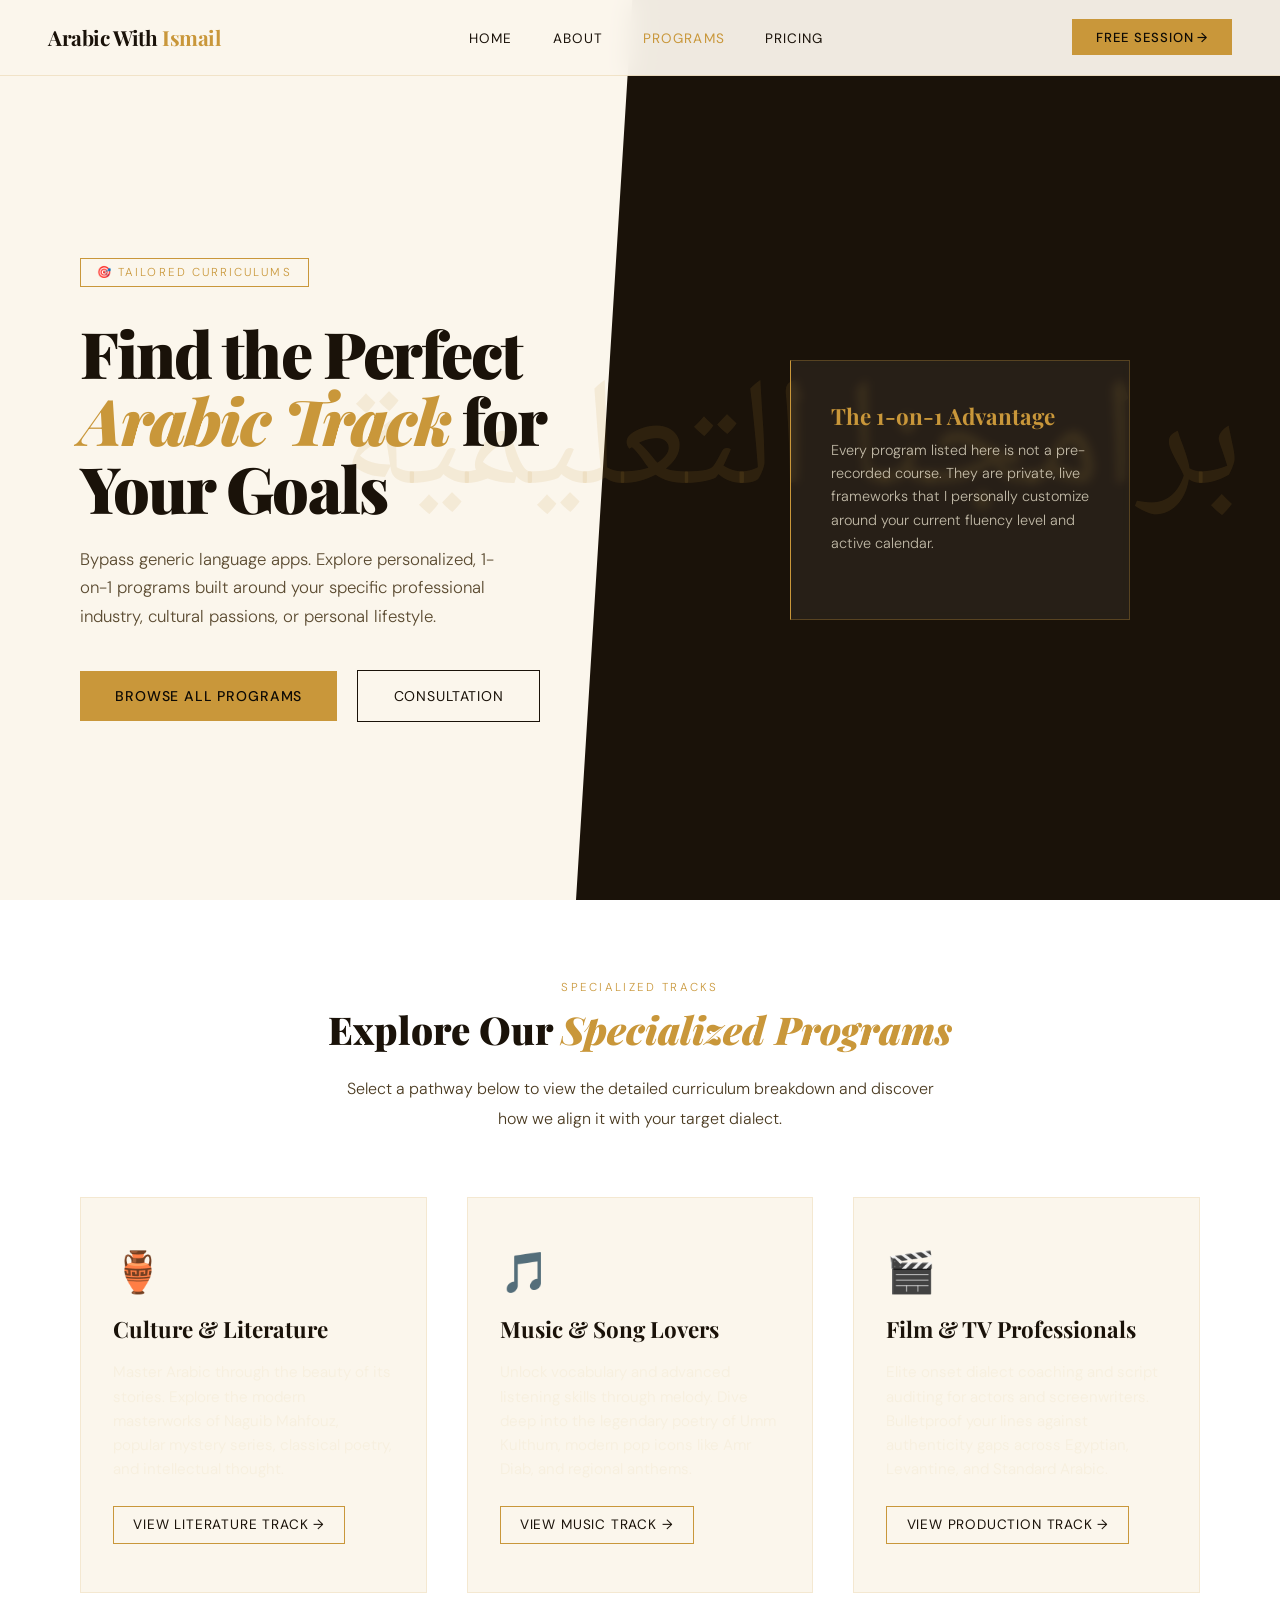
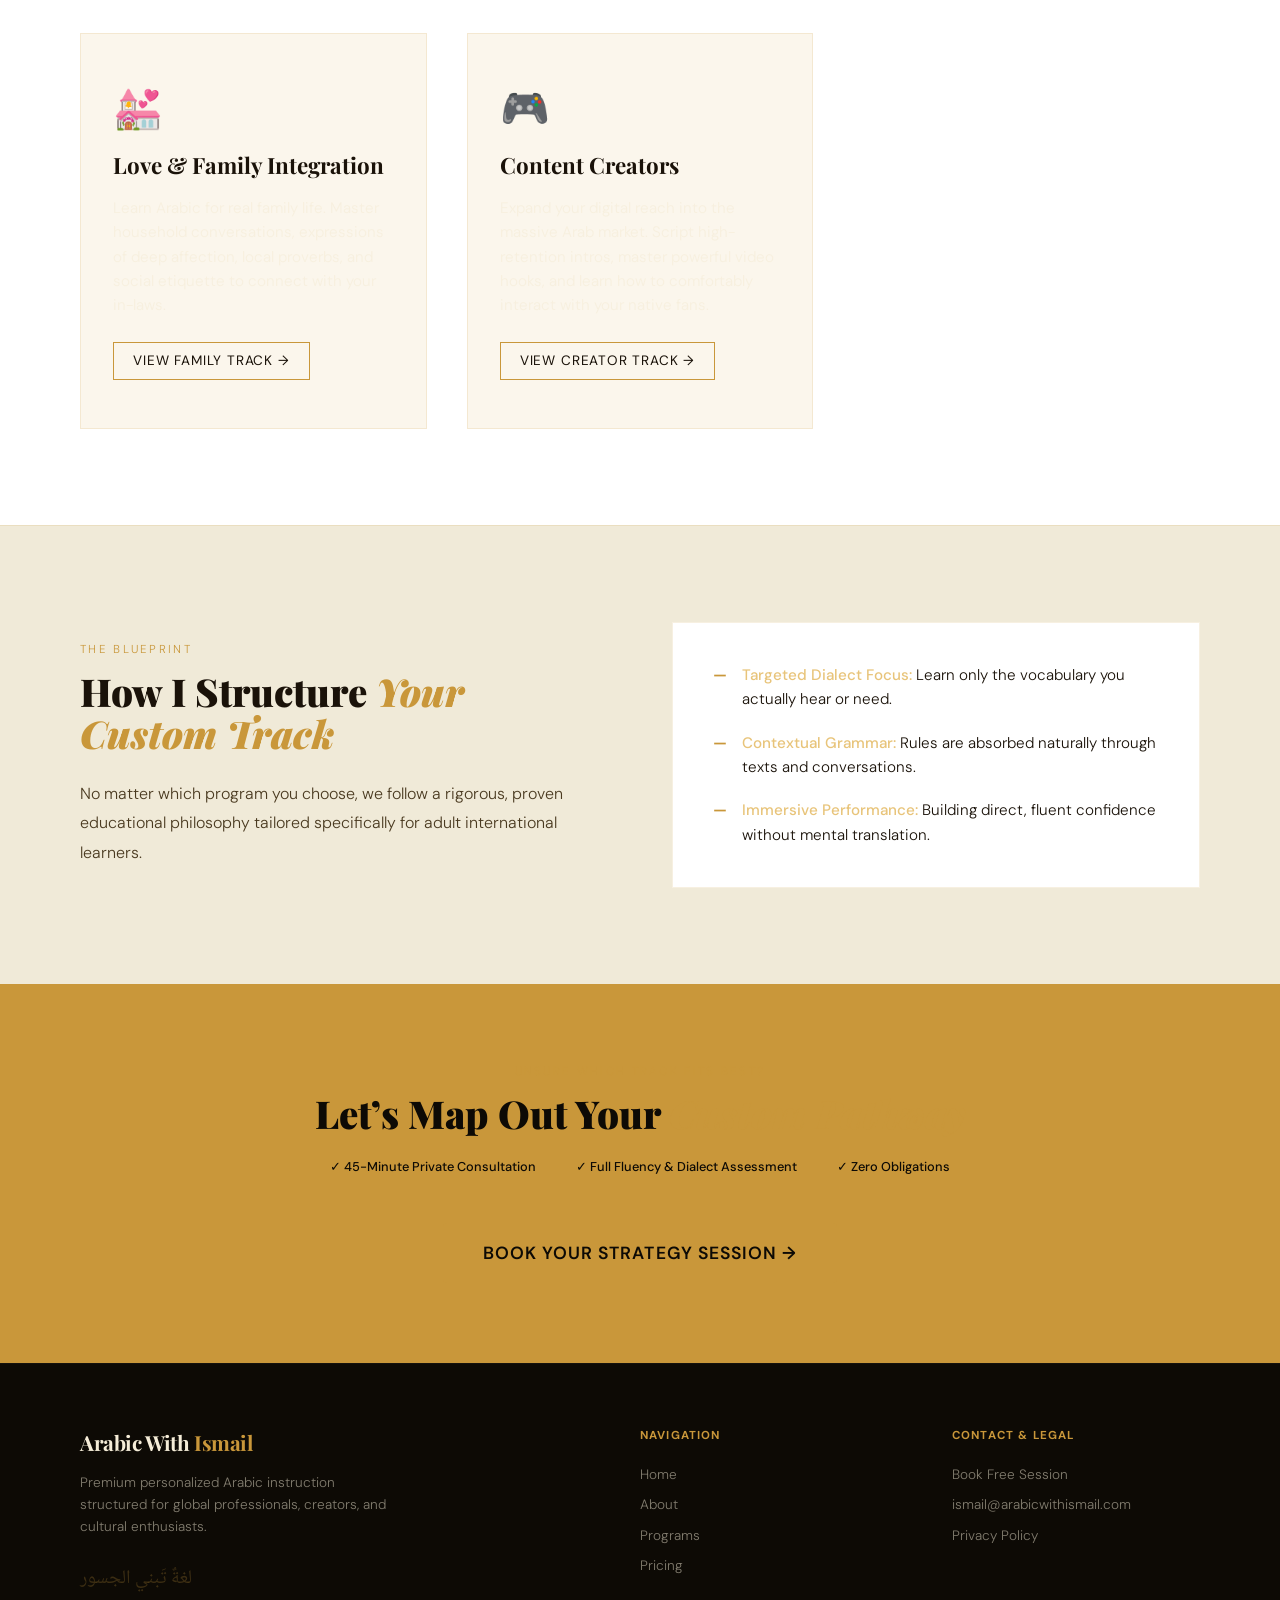
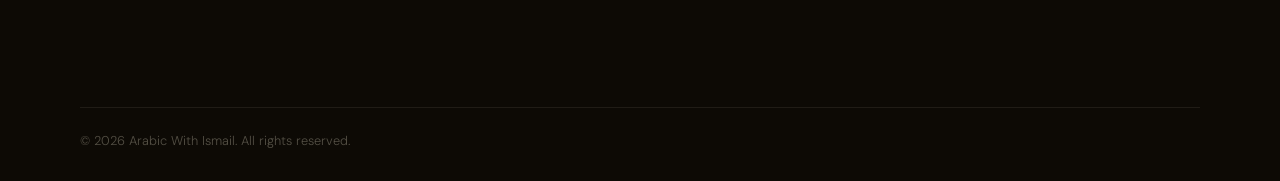
<file: programs.html>
<!DOCTYPE html>
<html lang="en">
<head>
  <meta charset="UTF-8">
  <meta name="viewport" content="width=device-width, initial-scale=1.0">
  <title>Our Programs — Arabic With Ismail</title>
  <link rel="stylesheet" href="style.css">
</head>
<body>

  <!-- ── NAVIGATION ── -->
  <nav>
    <a href="index.html" class="nav-logo">Arabic With <span>Ismail</span></a>
    <ul class="nav-links">
      <li><a href="index.html">Home</a></li>
      <li><a href="about.html">About</a></li>
      <li><a href="programs.html" style="color: var(--gold);">Programs</a></li>
      <li><a href="pricing.html">Pricing</a></li>
    </ul>
    <button class="hamburger" id="hamburger">
      <span></span>
      <span></span>
      <span></span>
    </button>
    <a href="free-lesson.html" class="nav-cta">Free Session →</a>
  </nav>

  <!-- MOBILE MENU -->
  <div class="mobile-menu" id="mobileMenu">
    <ul>
      <li><a href="index.html">Home</a></li>
      <li><a href="about.html">About</a></li>
      <li><a href="programs.html" class="mobile-cta">Programs</a></li>
      <li><a href="pricing.html">Pricing</a></li>
      <li><a href="free-lesson.html" class="mobile-cta">Book Free Lesson</a></li>
    </ul>
  </div>

  <!-- ── HERO SECTION ── -->
  <header class="hero">
    <div class="hero-bg-arabic"></div>
    <div class="hero-calligraphy">برامجنا التعليمية</div>
    
    <div class="hero-left">
      <span class="hero-tag">🎯 Tailored Curriculums</span>
      <h1 class="hero-title">Find the Perfect <em>Arabic Track</em> for Your Goals</h1>
      <p class="hero-subtitle">
        Bypass generic language apps. Explore personalized, 1-on-1 programs built around your specific professional industry, cultural passions, or personal lifestyle.
      </p>
      <div class="hero-btns">
        <a href="#directory" class="btn-primary">Browse All Programs</a>
        <a href="free-lesson.html" class="btn-ghost" style="margin-left: 1rem;">Consultation</a>
      </div>
    </div>

    <div class="hero-right">
      <div class="hero-card" style="border-left-color: var(--gold);">
        <h3 class="hero-card-title">The 1-on-1 Advantage</h3>
        <p>Every program listed here is not a pre-recorded course. They are private, live frameworks that I personally customize around your current fluency level and active calendar.</p>
      </div>
    </div>
  </header>

  <!-- ── PROGRAMS DIRECTORY GRID ── -->
  <section class="section tracks" id="directory" style="background: white; padding-top: 5rem;">
    <div style="grid-column: 1/-1; text-align: center; margin-bottom: 3rem;">
      <span class="section-tag">Specialized Tracks</span>
      <h2 class="section-title">Explore Our <em>Specialized Programs</em></h2>
      <p class="body-text" style="max-width: 600px; margin: 0 auto;">Select a pathway below to view the detailed curriculum breakdown and discover how we align it with your target dialect.</p>
    </div>
    
    <div class="tracks-grid" style="grid-column: 1/-1; gap: 2.5rem;">
      
      <!-- Track 1: Literature -->
      <div class="track-card" style="background: var(--cream); border: 1px solid rgba(201,151,58,0.15); padding: 3rem 2rem; display: flex; flex-direction: column; justify-content: space-between;">
        <div>
          <span style="font-size: 2.5rem; display: block; margin-bottom: 1rem;">🏺</span>
          <h3 class="track-title" style="font-size: 1.4rem; color: var(--ink);">Culture & Literature</h3>
          <p class="track-desc" style="font-size: 0.95rem; line-height: 1.6; margin-bottom: 1.5rem;">Master Arabic through the beauty of its stories. Explore the modern masterworks of Naguib Mahfouz, popular mystery series, classical poetry, and intellectual thought.</p>
        </div>
        <a href="literature.html" class="btn-ghost" style="align-self: flex-start; padding: 0.6rem 1.2rem; font-size: 0.85rem; border-color: var(--gold); color: var(--ink);">View Literature Track →</a>
      </div>

      <!-- Track 2: Music -->
      <div class="track-card" style="background: var(--cream); border: 1px solid rgba(201,151,58,0.15); padding: 3rem 2rem; display: flex; flex-direction: column; justify-content: space-between;">
        <div>
          <span style="font-size: 2.5rem; display: block; margin-bottom: 1rem;">🎵</span>
          <h3 class="track-title" style="font-size: 1.4rem; color: var(--ink);">Music & Song Lovers</h3>
          <p class="track-desc" style="font-size: 0.95rem; line-height: 1.6; margin-bottom: 1.5rem;">Unlock vocabulary and advanced listening skills through melody. Dive deep into the legendary poetry of Umm Kulthum, modern pop icons like Amr Diab, and regional anthems.</p>
        </div>
        <a href="arabic-music.html" class="btn-ghost" style="align-self: flex-start; padding: 0.6rem 1.2rem; font-size: 0.85rem; border-color: var(--gold); color: var(--ink);">View Music Track →</a>
      </div>

      <!-- Track 3: Film & TV -->
      <div class="track-card" style="background: var(--cream); border: 1px solid rgba(201,151,58,0.15); padding: 3rem 2rem; display: flex; flex-direction: column; justify-content: space-between;">
        <div>
          <span style="font-size: 2.5rem; display: block; margin-bottom: 1rem;">🎬</span>
          <h3 class="track-title" style="font-size: 1.4rem; color: var(--ink);">Film & TV Professionals</h3>
          <p class="track-desc" style="font-size: 0.95rem; line-height: 1.6; margin-bottom: 1.5rem;">Elite onset dialect coaching and script auditing for actors and screenwriters. Bulletproof your lines against authenticity gaps across Egyptian, Levantine, and Standard Arabic.</p>
        </div>
        <a href="film-arabic.html" class="btn-ghost" style="align-self: flex-start; padding: 0.6rem 1.2rem; font-size: 0.85rem; border-color: var(--gold); color: var(--ink);">View Production Track →</a>
      </div>

      <!-- Track 4: Married to Arabs -->
      <div class="track-card" style="background: var(--cream); border: 1px solid rgba(201,151,58,0.15); padding: 3rem 2rem; display: flex; flex-direction: column; justify-content: space-between;">
        <div>
          <span style="font-size: 2.5rem; display: block; margin-bottom: 1rem;">💒</span>
          <h3 class="track-title" style="font-size: 1.4rem; color: var(--ink);">Love & Family Integration</h3>
          <p class="track-desc" style="font-size: 0.95rem; line-height: 1.6; margin-bottom: 1.5rem;">Learn Arabic for real family life. Master household conversations, expressions of deep affection, local proverbs, and social etiquette to connect with your in-laws.</p>
        </div>
        <a href="arabic-family.html" class="btn-ghost" style="align-self: flex-start; padding: 0.6rem 1.2rem; font-size: 0.85rem; border-color: var(--gold); color: var(--ink);">View Family Track →</a>
      </div>

      <!-- Track 5: Content Creators -->
      <div class="track-card" style="background: var(--cream); border: 1px solid rgba(201,151,58,0.15); padding: 3rem 2rem; display: flex; flex-direction: column; justify-content: space-between;">
        <div>
          <span style="font-size: 2.5rem; display: block; margin-bottom: 1rem;">🎮</span>
          <h3 class="track-title" style="font-size: 1.4rem; color: var(--ink);">Content Creators</h3>
          <p class="track-desc" style="font-size: 0.95rem; line-height: 1.6; margin-bottom: 1.5rem;">Expand your digital reach into the massive Arab market. Script high-retention intros, master powerful video hooks, and learn how to comfortably interact with your native fans.</p>
        </div>
        <a href="arabic-creators.html" class="btn-ghost" style="align-self: flex-start; padding: 0.6rem 1.2rem; font-size: 0.85rem; border-color: var(--gold); color: var(--ink);">View Creator Track →</a>
      </div>

    </div>
  </section>

  <!-- ── CORE METHODOLOGY SUMMARY ── -->
  <section class="section" style="background: #F0EAD8; border-top: 1px solid rgba(201,151,58,0.15);">
    <div>
      <span class="section-tag">The Blueprint</span>
      <h2 class="section-title">How I Structure <em>Your Custom Track</em></h2>
      <p class="body-text">No matter which program you choose, we follow a rigorous, proven educational philosophy tailored specifically for adult international learners.</p>
    </div>
    <div>
      <ul class="philosophy-points" style="background: white; padding: 2.5rem; border: 1px solid rgba(201,151,58,0.15);">
        <li style="color: var(--ink);"><strong>Targeted Dialect Focus:</strong> Learn only the vocabulary you actually hear or need.</li>
        <li style="color: var(--ink);"><strong>Contextual Grammar:</strong> Rules are absorbed naturally through texts and conversations.</li>
        <li style="color: var(--ink);"><strong>Immersive Performance:</strong> Building direct, fluent confidence without mental translation.</li>
      </ul>
    </div>
  </section>

  <!-- ── FREE SESSION CTA SECTION ── -->
  <section class="free-session" id="cta">
    <span class="section-tag">Unsure Which Track Fits Best?</span>
    <h2 class="section-title">Let’s Map Out Your <em>Custom Pathway</em></h2>
    
    <div class="trust-badges" style="margin-bottom: 3rem;">
      <span class="badge">✓ 45-Minute Private Consultation</span>
      <span class="badge">✓ Full Fluency & Dialect Assessment</span>
      <span class="badge">✓ Zero Obligations</span>
    </div>

    <div style="text-align: center;">
      <a href="free-lesson.html" class="btn-primary" style="display: inline-block; padding: 1.2rem 2.5rem; font-size: 1.1rem; background: var(--gold); color: var(--dark); text-decoration: none; font-weight: 600; border-radius: 4px;">
        Book Your Strategy Session →
      </a>
    </div>
  </section>

  <!-- ── FOOTER ── -->
  <footer>
    <div class="footer-brand">
      <a href="index.html" class="nav-logo">Arabic With <span>Ismail</span></a>
      <p>Premium personalized Arabic instruction structured for global professionals, creators, and cultural enthusiasts.</p>
      <div class="footer-arabic">لغةٌ تَبني الجسور</div>
    </div>
    <div class="footer-col">
      <h4>Navigation</h4>
      <ul>
        <li><a href="index.html">Home</a></li>
        <li><a href="about.html">About</a></li>
        <li><a href="programs.html">Programs</a></li>
        <li><a href="pricing.html">Pricing</a></li>
      </ul>
    </div>
    <div class="footer-col">
      <h4>Contact & Legal</h4>
      <ul>
        <li><a href="free-lesson.html">Book Free Session</a></li>
        <li><a href="mailto:ismail@arabicwithismail.com">ismail@arabicwithismail.com</a></li>
        <li><a href="#">Privacy Policy</a></li>
      </ul>
    </div>
    <div class="footer-bottom">
      <p>&copy; 2026 Arabic With Ismail. All rights reserved.</p>
    </div>
  </footer>

  <!-- JS For Hamburger Menu Toggle -->
  <script>
    const hamburger = document.getElementById('hamburger');
    const mobileMenu = document.getElementById('mobileMenu');
    
    hamburger.addEventListener('click', () => {
      hamburger.classList.toggle('open');
      mobileMenu.classList.toggle('open');
    });
  </script>
</body>
</html>
</file>
<file: style.css>
/* ================================================
   ArabicWithIsmail.com — Unified & Clean Stylesheet
   ================================================ */

@import url('https://fonts.googleapis.com/css2?family=Playfair+Display:ital,wght@0,400;0,700;0,900;1,400&family=DM+Sans:wght@300;400;500&family=Noto+Naskh+Arabic:wght@400;700&display=swap');

:root {
  --sand: #F5EDD8;
  --ink: #1A1209;
  --gold: #C9973A;
  --gold-light: #E8C47A;
  --rust: #8B3A1C;
  --sage: #4A6741;
  --cream: #FBF6EC;
  --dark: #0D0A05;
}

*, *::before, *::after { box-sizing: border-box; margin: 0; padding: 0; }
html { scroll-behavior: smooth; }
body {
  background: var(--cream);
  color: var(--ink);
  font-family: 'DM Sans', sans-serif;
  font-weight: 300;
  overflow-x: hidden;
}

/* ── NAV ── */
nav {
  position: fixed; top: 0; width: 100%; z-index: 100;
  padding: 1.2rem 3rem;
  display: flex; align-items: center; justify-content: space-between;
  background: rgba(251,246,236,0.95);
  backdrop-filter: blur(12px);
  border-bottom: 1px solid rgba(201,151,58,0.2);
}
.nav-logo {
  font-family: 'Playfair Display', serif;
  font-size: 1.3rem; font-weight: 700;
  color: var(--ink); text-decoration: none;
  letter-spacing: -0.02em;
}
.nav-logo span { color: var(--gold); }
.nav-links { display: flex; gap: 2.5rem; list-style: none; }
.nav-links a {
  text-decoration: none; color: var(--ink);
  font-size: 0.85rem; font-weight: 400;
  letter-spacing: 0.08em; text-transform: uppercase;
  transition: color 0.2s;
}
.nav-links a:hover { color: var(--gold); }

.hamburger {
  display: none;
  flex-direction: column;
  gap: 5px;
  background: none;
  border: none;
  cursor: pointer;
  padding: 4px;
}
.hamburger span {
  display: block;
  width: 24px;
  height: 2px;
  background: var(--ink);
  transition: all 0.3s;
}
.hamburger.open span:nth-child(1) { transform: translateY(7px) rotate(45deg); }
.hamburger.open span:nth-child(2) { opacity: 0; }
.hamburger.open span:nth-child(3) { transform: translateY(-7px) rotate(-45deg); }

.mobile-menu {
  display: none;
  position: fixed;
  top: 65px; left: 0; right: 0;
  background: rgba(251,246,236,0.98);
  backdrop-filter: blur(12px);
  border-bottom: 1px solid rgba(201,151,58,0.2);
  z-index: 99;
  padding: 1.5rem 2rem;
}
.mobile-menu.open { display: block; }
.mobile-menu ul { list-style: none; }
.mobile-menu ul li { border-bottom: 1px solid rgba(201,151,58,0.15); }
.mobile-menu ul li a {
  display: block;
  padding: 1rem 0;
  text-decoration: none;
  color: var(--ink);
  font-size: 1rem;
  letter-spacing: 0.08em;
  text-transform: uppercase;
}
.mobile-menu .mobile-cta { color: var(--gold) !important; font-weight: 500; }

.nav-cta {
  background: var(--gold); color: var(--dark);
  border: none; padding: 0.6rem 1.5rem;
  font-family: 'DM Sans', sans-serif;
  font-size: 0.82rem; font-weight: 500;
  letter-spacing: 0.06em; text-transform: uppercase;
  cursor: pointer; text-decoration: none;
  transition: background 0.2s;
}
.nav-cta:hover { background: var(--gold-light); }

/* ── BUTTONS ── */
.btn-primary {
  background: var(--gold); color: var(--dark);
  padding: 1rem 2.2rem;
  font-family: 'DM Sans', sans-serif;
  font-size: 0.88rem; font-weight: 500;
  letter-spacing: 0.06em; text-transform: uppercase;
  border: none; cursor: pointer; transition: all 0.25s;
  text-decoration: none; display: inline-block;
}
.btn-primary:hover { background: var(--gold-light); transform: translateY(-2px); }

.btn-ghost {
  background: transparent; color: var(--ink);
  padding: 1rem 2.2rem;
  font-family: 'DM Sans', sans-serif;
  font-size: 0.88rem; font-weight: 400;
  letter-spacing: 0.06em; text-transform: uppercase;
  border: 1px solid var(--ink); cursor: pointer; transition: all 0.25s;
  text-decoration: none; display: inline-block;
}
.btn-ghost:hover { background: var(--ink); color: var(--cream); }

.btn-gold {
  background: var(--gold); color: var(--dark);
  padding: 1rem 2.5rem; text-decoration: none;
  font-weight: 500; text-transform: uppercase; letter-spacing: 0.06em;
  display: inline-block; transition: background 0.2s; font-size: 0.9rem;
}
.btn-gold:hover { background: var(--gold-light); }

.btn-dark {
  background: var(--ink); color: var(--sand);
  padding: 1rem 2.5rem; text-decoration: none;
  font-weight: 500; text-transform: uppercase; letter-spacing: 0.06em;
  display: inline-block; transition: opacity 0.2s; font-size: 0.9rem;
}
.btn-dark:hover { opacity: 0.9; }

/* ── INDEX HERO ── */
.hero {
  min-height: 100vh;
  display: grid; grid-template-columns: 1fr 1fr;
  position: relative; overflow: hidden;
  padding-top: 80px;
}
.hero-bg-arabic {
  position: absolute; top: 0; right: 0;
  width: 55%; height: 100%;
  background: var(--ink);
  clip-path: polygon(8% 0, 100% 0, 100% 100%, 0% 100%);
  z-index: 0;
}
.hero-calligraphy {
  position: absolute; right: 3%; top: 50%;
  transform: translateY(-50%);
  font-family: 'Noto Naskh Arabic', serif;
  font-size: clamp(5rem, 12vw, 14rem);
  color: rgba(201,151,58,0.12);
  line-height: 1; z-index: 1;
  pointer-events: none; white-space: nowrap;
}
.hero-left {
  position: relative; z-index: 2;
  display: flex; flex-direction: column;
  justify-content: center;
  padding: 5rem 4rem 5rem 5rem;
}
.hero-tag {
  display: inline-block;
  border: 1px solid var(--gold);
  color: var(--gold);
  font-size: 0.72rem; letter-spacing: 0.18em;
  text-transform: uppercase;
  padding: 0.4rem 1rem;
  margin-bottom: 2rem; width: fit-content;
}
.hero-title {
  font-family: 'Playfair Display', serif;
  font-size: clamp(2.8rem, 5vw, 5rem);
  font-weight: 900; line-height: 1.05;
  letter-spacing: -0.03em; margin-bottom: 1.5rem;
}
.hero-title em { font-style: italic; color: var(--gold); }
.hero-subtitle {
  font-size: 1.05rem; line-height: 1.7;
  color: #5A4A30; max-width: 420px;
  margin-bottom: 2.5rem; font-weight: 300;
}
.hero-right {
  position: relative; z-index: 2;
  display: flex; flex-direction: column;
  justify-content: center; align-items: center;
  padding: 5rem 4rem;
}
.hero-card {
  background: rgba(255,255,255,0.06);
  border: 1px solid rgba(201,151,58,0.3);
  padding: 2.5rem; max-width: 340px; width: 100%;
  backdrop-filter: blur(4px);
}
.hero-card-title {
  font-family: 'Playfair Display', serif;
  font-size: 1.4rem; font-weight: 700;
  color: var(--gold); margin-bottom: 0.5rem;
}
.hero-card p { color: rgba(245,237,216,0.75); font-size: 0.9rem; line-height: 1.6; margin-bottom: 1.5rem; }
.hero-card-form { display: flex; flex-direction: column; gap: 0.8rem; }
.hero-card-form input {
  background: rgba(255,255,255,0.08);
  border: 1px solid rgba(201,151,58,0.25);
  padding: 0.75rem 1rem;
  color: var(--sand); font-family: 'DM Sans', sans-serif;
  font-size: 0.88rem; outline: none;
}
.hero-card-form button {
  background: var(--gold); color: var(--dark);
  border: none; padding: 0.85rem;
  font-family: 'DM Sans', sans-serif;
  font-size: 0.85rem; font-weight: 500;
  letter-spacing: 0.08em; text-transform: uppercase;
  cursor: pointer;
}
.hero-stats { display: flex; gap: 2rem; margin-top: 3rem; }
.stat-num { font-family: 'Playfair Display', serif; font-size: 2rem; font-weight: 900; color: var(--gold); display: block; }
.stat-label { font-size: 0.75rem; color: rgba(245,237,216,0.6); letter-spacing: 0.08em; text-transform: uppercase; }

/* ── SECTION BASE ── */
.section { padding: 6rem 5rem; display: grid; grid-template-columns: 1fr 1fr; gap: 4rem; align-items: center; }
.section-tag { font-size: 0.72rem; letter-spacing: 0.2em; text-transform: uppercase; color: var(--gold); margin-bottom: 0.8rem; display: block; }
.section-title { font-family: 'Playfair Display', serif; font-size: clamp(1.8rem, 3vw, 2.8rem); font-weight: 900; line-height: 1.1; margin-bottom: 1.5rem; }
.section-title em { font-style: italic; color: var(--gold); }
.body-text { font-size: 1rem; line-height: 1.85; color: #4A3A20; }
.body-text p { margin-bottom: 1.2rem; }

/* ── INDEX TRACKS ── */
.tracks { background: var(--cream); display: block; }
.tracks-grid { display: grid; grid-template-columns: repeat(3, 1fr); gap: 20px; margin-top: 4rem; }
.track-card { background: var(--ink); padding: 3rem 2.5rem; position: relative; overflow: hidden; transition: transform 0.3s; }
.track-card:nth-child(2) { background: var(--rust); }
.track-card:nth-child(3) { background: var(--sage); }
.track-card:nth-child(4) { background: #2C3E50; }
.track-card:nth-child(5) { background: #4A3520; }
.track-card:nth-child(6) { background: var(--gold); }
.track-card:hover { transform: scale(1.02); z-index: 2; }
.track-card:nth-child(6) * { color: var(--dark) !important; }
.track-bg-arabic { position: absolute; bottom: -1rem; right: -1rem; font-size: 6rem; opacity: 0.08; pointer-events: none; }
.track-icon { font-size: 2rem; margin-bottom: 1.5rem; display: block; }
.track-title { font-family: 'Playfair Display', serif; font-size: 1.3rem; font-weight: 700; color: var(--sand); margin-bottom: 1rem; }
.track-desc { font-size: 0.88rem; line-height: 1.7; color: rgba(245,237,216,0.7); }
.track-tag { display: inline-block; margin-top: 1.5rem; border: 1px solid rgba(255,255,255,0.3); color: rgba(255,255,255,0.6); font-size: 0.68rem; letter-spacing: 0.15em; text-transform: uppercase; padding: 0.3rem 0.8rem; }

/* ── INDEX HOLLYWOOD ── */
.hollywood { background: var(--dark); position: relative; overflow: hidden; display: block; }
.hollywood-grid { display: grid; grid-template-columns: 1fr 1fr; gap: 4rem; margin-top: 4rem; }
.hollywood-feature { border-left: 2px solid var(--gold); padding-left: 2rem; margin-bottom: 2.5rem; }
.hollywood-feature h3 { font-family: 'Playfair Display', serif; font-size: 1.15rem; color: var(--gold); margin-bottom: 0.6rem; }
.hollywood-feature p { color: rgba(245,237,216,0.7); font-size: 0.9rem; line-height: 1.7; }
.hollywood-cta-box { background: rgba(201,151,58,0.1); border: 1px solid rgba(201,151,58,0.3); padding: 3rem; }
.hollywood-cta-box h3 { font-family: 'Playfair Display', serif; font-size: 1.6rem; color: var(--gold); margin-bottom: 1rem; }
.scene-list { list-style: none; margin-bottom: 2rem; }
.scene-list li { padding: 0.6rem 0; color: rgba(245,237,216,0.75); display: flex; gap: 0.8rem; }

/* ── INDEX DIPLOMATS ── */
.diplomats { background: #F0EAD8; display: block; }
.diplomats-grid { display: grid; grid-template-columns: repeat(4, 1fr); gap: 1.5rem; margin-top: 4rem; }
.diplomat-card { border: 1px solid rgba(201,151,58,0.3); padding: 2rem 1.5rem; background: white; transition: all 0.25s; }
.diplomat-card:hover { transform: translateY(-4px); box-shadow: 0 8px 30px rgba(0,0,0,0.08); }

/* ── INDEX LITERATURE ── */
.literature { background: var(--ink); display: block; }
.literature-intro { color: rgba(245,237,216,0.7); margin-bottom: 4rem; max-width: 600px; }
.lit-grid { display: grid; grid-template-columns: repeat(3, 1fr); gap: 2rem; }
.lit-card { border: 1px solid rgba(201,151,58,0.2); padding: 2.5rem; transition: all 0.25s; }
.lit-card:hover { border-color: var(--gold); background: rgba(201,151,58,0.05); }
.lit-year { color: var(--gold); font-size: 0.72rem; }
.lit-card h3 { color: var(--sand); font-family: 'Playfair Display', serif; }
.lit-arabic { font-family: 'Noto Naskh Arabic', serif; color: rgba(201,151,58,0.5); text-align: right; margin-top: 1rem; }

/* ── INDEX/COMMON FREE SESSION CTA ── */
.free-session { background: var(--gold); text-align: center; display: block; padding: 5rem 2rem; }
.free-session .section-title { color: var(--dark); }
.free-form { display: flex; gap: 1rem; justify-content: center; flex-wrap: wrap; max-width: 560px; margin: 0 auto 2rem; }
.free-form input { flex: 1; padding: 1rem; border: 1px solid rgba(0,0,0,0.15); outline: none; font-family: 'DM Sans', sans-serif; }
.free-form button { background: var(--ink); color: var(--sand); padding: 1rem 2rem; border: none; cursor: pointer; text-transform: uppercase; font-weight: 500; letter-spacing: 0.05em; }
.trust-badges { display: flex; gap: 2.5rem; justify-content: center; flex-wrap: wrap; }
.badge { display: flex; align-items: center; gap: 0.5rem; font-size: 0.8rem; color: var(--dark); font-weight: 500; }

/* ── PAGES: ABOUT PAGE UNIQUE STYLES ── */
.about-hero {
  padding: 10rem 5rem 6rem;
  display: grid; grid-template-columns: 1.2fr 0.8fr; gap: 4rem;
  background: var(--cream); border-bottom: 1px solid rgba(201,151,58,0.15);
}
.about-hero h1 { font-family: 'Playfair Display', serif; font-size: clamp(2.8rem, 5vw, 4.5rem); font-weight: 900; line-height: 1.05; margin: 1rem 0 1.5rem; }
.about-hero h1 em { font-style: italic; color: var(--gold); font-weight: 400; }
.about-hero p { font-size: 1.1rem; line-height: 1.8; color: #4A3A20; max-width: 520px; }
.dialect-badges { display: flex; gap: 0.8rem; margin-top: 2rem; flex-wrap: wrap; }
.dialect-badge { background: var(--sand); border: 1px solid var(--gold); color: var(--ink); font-size: 0.78rem; font-weight: 500; padding: 0.4rem 1rem; letter-spacing: 0.02em; }
.quick-facts { list-style: none; display: flex; flex-direction: column; gap: 1.5rem; background: white; padding: 2.5rem; border: 1px solid rgba(201,151,58,0.25); }
.quick-facts li { display: flex; gap: 1.2rem; align-items: flex-start; }
.fact-icon { font-size: 1.5rem; line-height: 1; margin-top: 0.2rem; }
.fact-label { display: block; font-size: 0.7rem; text-transform: uppercase; letter-spacing: 0.1em; color: var(--gold); font-weight: 500; }
.fact-value { display: block; font-size: 0.95rem; color: var(--ink); font-weight: 400; margin-top: 0.1rem; }

.reading-section { background: var(--ink); padding: 6rem 5rem; display: grid; grid-template-columns: 1fr 1fr; gap: 5rem; align-items: center; }
.reading-section .body-text { color: rgba(245,237,216,0.75); }
.book-card { background: rgba(255,255,255,0.04); border: 1px solid rgba(201,151,58,0.2); padding: 2.5rem; margin-bottom: 2rem; transition: border-color 0.3s; }
.book-card:last-child { margin-bottom: 0; }
.book-card:hover { border-color: var(--gold); }
.book-arabic { font-family: 'Noto Naskh Arabic', serif; font-size: 1.1rem; color: var(--gold); display: block; margin-bottom: 0.3rem; }
.book-title { font-family: 'Playfair Display', serif; font-size: 1.4rem; color: var(--sand); font-weight: 700; }
.book-author { font-size: 0.78rem; text-transform: uppercase; letter-spacing: 0.08em; color: rgba(245,237,216,0.5); display: block; margin-bottom: 1rem; }
.book-desc { font-size: 0.9rem; line-height: 1.7; color: rgba(245,237,216,0.7); }
.book-connection { margin-top: 1.2rem; padding-top: 1.2rem; border-top: 1px solid rgba(201,151,58,0.15); font-style: italic; font-size: 0.85rem; line-height: 1.6; color: var(--gold-light); }

.journey-section { display: block; background: var(--cream); }
.journey-grid { display: grid; grid-template-columns: 1fr 1fr; gap: 2rem; margin-top: 4rem; }
.country-card { background: white; border: 1px solid rgba(201,151,58,0.2); padding: 3rem 2.5rem; }
.country-flag { font-size: 2.5rem; display: block; margin-bottom: 1rem; }
.country-card h3 { font-family: 'Playfair Display', serif; font-size: 1.4rem; margin-bottom: 0.3rem; }
.country-years { font-size: 0.75rem; text-transform: uppercase; letter-spacing: 0.08em; color: var(--gold); font-weight: 500; display: block; margin-bottom: 1.5rem; }
.country-card p { font-size: 0.92rem; line-height: 1.75; color: #5A4A30; }
.journey-insight { grid-column: 1 / -1; background: var(--sand); padding: 2.5rem 3rem; text-align: center; border-left: 3px solid var(--gold); }
.journey-insight p { font-family: 'Playfair Display', serif; font-size: 1.3rem; font-style: italic; line-height: 1.6; color: var(--ink); }
.journey-insight p em { color: var(--rust); font-style: italic; font-weight: 700; }

.experience-section { display: block; background: var(--cream); border-top: 1px solid rgba(201,151,58,0.15); }
.experience-grid { display: grid; grid-template-columns: repeat(3, 1fr); gap: 2rem; margin-top: 4rem; }
.exp-card { background: white; border: 1px solid rgba(201,151,58,0.2); padding: 3rem 2rem; position: relative; overflow: hidden; }
.exp-bg { position: absolute; right: -1rem; bottom: -1rem; font-size: 6rem; opacity: 0.04; pointer-events: none; }
.exp-icon { font-size: 1.8rem; display: block; margin-bottom: 1.5rem; }
.exp-card h3 { font-family: 'Playfair Display', serif; font-size: 1.25rem; margin-bottom: 1rem; }
.exp-card p { font-size: 0.9rem; line-height: 1.7; color: #5A4A30; }

.dialects-section { display: block; background: #F3EBD4; }
.dialects-grid { display: grid; grid-template-columns: repeat(3, 1fr); gap: 2rem; margin-top: 4rem; }
.dialect-card { background: white; padding: 2.5rem; border-top: 3px solid var(--gold); }
.dialect-card:nth-child(2) { border-top-color: var(--rust); }
.dialect-card:nth-child(3) { border-top-color: var(--ink); }
.dialect-arabic { font-family: 'Noto Naskh Arabic', serif; font-size: 1.1rem; color: var(--gold); display: block; margin-bottom: 0.5rem; text-align: right; }
.dialect-card h3 { font-family: 'Playfair Display', serif; font-size: 1.3rem; margin-bottom: 1rem; }
.dialect-card p { font-size: 0.9rem; line-height: 1.7; color: #5A4A30; }

.philosophy-section { background: var(--ink); padding: 6rem 5rem; }
.philosophy-inner { display: grid; grid-template-columns: 0.9fr 1.1fr; gap: 5rem; align-items: center; max-width: 1200px; margin: 0 auto; }
.philosophy-left .section-title { color: var(--sand); }
.philosophy-left .body-text { color: rgba(245,237,216,0.75); }
.philosophy-points { list-style: none; display: flex; flex-direction: column; gap: 1.2rem; }
.philosophy-points li { color: rgba(245,237,216,0.85); font-size: 0.95rem; line-height: 1.6; position: relative; padding-left: 1.8rem; }
.philosophy-points li::before { content: "—"; position: absolute; left: 0; color: var(--gold); font-weight: bold; }
.philosophy-points li strong { color: var(--gold-light); font-weight: 500; }

.cta-section { background: var(--sand); text-align: center; padding: 6rem 2rem; }
.cta-section h2 { font-family: 'Playfair Display', serif; font-size: clamp(2.2rem, 4vw, 3.5rem); font-weight: 900; line-height: 1.1; margin-bottom: 1rem; }
.cta-section h2 em { font-style: italic; color: var(--rust); }
.cta-section p { font-size: 1.05rem; color: #5A4A30; max-width: 500px; margin: 0 auto 2.5rem; line-height: 1.7; }
.cta-guarantees { display: flex; gap: 2rem; justify-content: center; margin-top: 3rem; flex-wrap: wrap; }
.cta-guarantee { font-size: 0.78rem; text-transform: uppercase; letter-spacing: 0.08em; color: var(--ink); font-weight: 500; border-bottom: 1px solid var(--gold); padding-bottom: 0.2rem; }

/* ── PAGES: PRICING PAGE UNIQUE STYLES ── */
.pricing-hero { padding: 11rem 2rem 5rem; text-align: center; background: var(--cream); border-bottom: 1px solid rgba(201,151,58,0.15); }
.pricing-hero h1 { font-family: 'Playfair Display', serif; font-size: clamp(2.5rem, 5vw, 4.2rem); font-weight: 900; line-height: 1.1; margin: 0.8rem 0 1.5rem; }
.pricing-hero h1 em { font-style: italic; color: var(--gold); font-weight: 400; }
.pricing-hero p { font-size: 1.1rem; color: #5A4A30; max-width: 540px; margin: 0 auto; line-height: 1.7; }

.free-section { background: white; border: 1px solid rgba(201,151,58,0.25); max-width: 840px; margin: -2rem auto 5rem; padding: 3.5rem; text-align: center; position: relative; z-index: 10; }
.free-badge { background: var(--rust); color: white; font-size: 0.65rem; font-weight: 500; letter-spacing: 0.15em; padding: 0.3rem 0.8rem; position: absolute; top: -11px; left: 50%; transform: translateX(-50%); }
.free-section h2 { font-family: 'Playfair Display', serif; font-size: 1.8rem; margin-bottom: 1rem; font-weight: 700; }
.free-section p { color: #5A4A30; line-height: 1.7; max-width: 560px; margin: 0 auto 2rem; }
.free-guarantees { display: flex; gap: 1.5rem; justify-content: center; flex-wrap: wrap; margin-bottom: 2.5rem; padding: 1rem 0; border-top: 1px solid rgba(201,151,58,0.15); border-bottom: 1px solid rgba(201,151,58,0.15); }
.guarantee { font-size: 0.75rem; text-transform: uppercase; letter-spacing: 0.05em; color: var(--gold); font-weight: 500; display: flex; align-items: center; gap: 0.3rem; }
.guarantee::before { content: "✓"; color: var(--rust); }

.single-section { display: block; background: var(--cream); padding-top: 0; }
.single-grid { display: grid; grid-template-columns: 1fr 1fr; gap: 2.5rem; max-width: 900px; margin: 3rem auto 0; }
.single-card { background: white; border: 1px solid rgba(201,151,58,0.2); padding: 3.5rem 3rem; position: relative; }
.single-label { font-size: 0.68rem; text-transform: uppercase; letter-spacing: 0.15em; color: var(--gold); font-weight: 500; display: block; margin-bottom: 0.5rem; }
.single-card h3 { font-family: 'Playfair Display', serif; font-size: 1.6rem; margin-bottom: 1.5rem; font-weight: 700; }
.single-price { font-family: 'Playfair Display', serif; font-size: 3.2rem; font-weight: 900; color: var(--ink); margin-bottom: 1.5rem; line-height: 1; }
.single-price span { font-family: 'DM Sans', sans-serif; font-size: 0.95rem; color: #8A7A60; font-weight: 300; letter-spacing: 0; }
.single-desc { font-size: 0.92rem; line-height: 1.7; color: #5A4A30; margin-bottom: 2rem; min-height: 70px; }
.single-features { list-style: none; display: flex; flex-direction: column; gap: 0.8rem; margin-bottom: 2.5rem; padding-top: 1.5rem; border-top: 1px solid rgba(201,151,58,0.15); }
.single-features li { font-size: 0.9rem; color: var(--ink); display: flex; gap: 0.6rem; }
.single-features li::before { content: "·"; color: var(--gold); font-weight: bold; font-size: 1.5rem; line-height: 0.6; }
.single-note { font-size: 0.72rem; color: #8A7A60; font-style: italic; }
.single-card.featured { background: var(--ink); border-color: var(--gold); }
.single-card.featured * { color: rgba(245,237,216,0.75); }
.single-card.featured h3, .single-card.featured .single-price { color: var(--sand); }
.featured-tag { background: var(--gold); color: var(--dark) !important; font-size: 0.62rem; font-weight: 500; letter-spacing: 0.15em; text-transform: uppercase; padding: 0.3rem 0.8rem; position: absolute; top: 1.5rem; right: 1.5rem; }

.prime-section { display: block; background: #F5EDD8; }
.prime-intro { display: grid; grid-template-columns: 1.1fr 0.9fr; gap: 4rem; margin-top: 3rem; }
.prime-intro-text p { font-size: 1.02rem; line-height: 1.75; color: #4A3A20; margin-bottom: 1.2rem; }
.prime-why { background: white; padding: 2.5rem; border-left: 3px solid var(--rust); }
.prime-why h4 { font-family: 'Playfair Display', serif; font-size: 1.15rem; margin-bottom: 1.2rem; }
.prime-why-list { list-style: none; display: flex; flex-direction: column; gap: 0.6rem; }
.prime-why-list li { font-size: 0.88rem; color: var(--ink); display: flex; gap: 0.5rem; align-items: center; }
.prime-why-list li::before { content: "✦"; color: var(--rust); font-size: 0.8rem; }

.prime-table-wrap { width: 100%; overflow-x: auto; margin-top: 4rem; background: white; border: 1px solid rgba(201,151,58,0.25); }
.prime-table { width: 100%; border-collapse: collapse; text-align: left; min-width: 700px; }
.prime-table th { background: var(--ink); color: var(--sand); font-size: 0.75rem; text-transform: uppercase; letter-spacing: 0.1em; padding: 1.2rem 2rem; font-weight: 500; }
.prime-table td { padding: 1.5rem 2rem; border-bottom: 1px solid rgba(201,151,58,0.15); vertical-align: middle; }
.prime-name { font-family: 'Playfair Display', serif; font-size: 1.15rem; font-weight: 700; color: var(--ink); }
.prime-name span { display: block; font-family: 'DM Sans', sans-serif; font-size: 0.78rem; color: #8A7A60; font-weight: 300; margin-top: 0.2rem; }
.prime-number-tag { background: rgba(201,151,58,0.15); color: var(--rust); font-size: 0.58rem; font-weight: 500; text-transform: uppercase; letter-spacing: 0.08em; padding: 0.15rem 0.4rem; margin-left: 0.4rem; display: inline-block; vertical-align: middle; }
.prime-sessions { font-family: 'Playfair Display', serif; font-size: 1.4rem; font-weight: 700; color: var(--ink); }
.prime-price { font-family: 'Playfair Display', serif; font-size: 1.5rem; font-weight: 900; color: var(--rust); }
.prime-table td:nth-child(4) { font-size: 0.95rem; font-weight: 400; color: var(--ink); }
.per-session { font-size: 0.8rem; color: #8A7A60; font-weight: 300; }
.saving-badge { background: #EAF2E8; color: var(--sage); font-size: 0.72rem; font-weight: 500; padding: 0.3rem 0.8rem; display: inline-block; }
.saving-badge.big { background: #FDF1EC; color: var(--rust); }
.saving-badge.biggest { background: var(--gold); color: var(--dark); }
.prime-table tr.highlighted td { background: rgba(201,151,58,0.06); }
.prime-table tr:last-child td { border-bottom: none; }

.saving-bar { background: var(--ink); margin-top: 2.5rem; padding: 2.5rem 3rem; display: flex; align-items: center; gap: 4rem; justify-content: space-between; }
.saving-bar-title { font-family: 'Playfair Display', serif; font-size: 1.25rem; color: var(--gold); font-weight: 700; line-height: 1.3; min-width: 140px; }
.saving-bar-items { display: flex; gap: 2rem; flex: 1; justify-content: space-between; overflow-x: auto; padding-bottom: 0.5rem; }
.saving-item { display: flex; flex-direction: column; gap: 0.2rem; }
.saving-item-num { font-family: 'Playfair Display', serif; font-size: 1.6rem; font-weight: 900; color: var(--sand); }
.saving-item-label { font-size: 0.68rem; text-transform: uppercase; letter-spacing: 0.05em; color: rgba(245,237,216,0.4); }

.policy-section { display: block; background: var(--cream); border-bottom: 1px solid rgba(201,151,58,0.15); }
.policy-grid { display: grid; grid-template-columns: 1.14fr 0.86fr; gap: 5rem; margin-top: 3.5rem; align-items: flex-start; }
.policy-steps { list-style: none; display: flex; flex-direction: column; gap: 1.5rem; }
.policy-steps li { display: flex; gap: 1.2rem; font-size: 0.95rem; line-height: 1.6; color: #4A3A20; align-items: center; }
.step-num { width: 28px; height: 28px; background: var(--ink); color: var(--sand); font-family: 'Playfair Display', serif; font-size: 0.9rem; font-weight: 700; display: flex; align-items: center; justify-content: center; flex-shrink: 0; }
.policy-right h3 { font-family: 'Playfair Display', serif; font-size: 1.8rem; line-height: 1.2; margin-bottom: 1.5rem; }
.policy-right h3 em { font-style: italic; color: var(--gold); font-weight: 400; }
.policy-right .policy-features { list-style: none; display: flex; flex-direction: column; gap: 1rem; }
.policy-right .policy-features li { font-size: 0.92rem; line-height: 1.6; color: var(--ink); position: relative; padding-left: 1.2rem; }
.policy-right .policy-features li::before { content: "•"; color: var(--gold); position: absolute; left: 0; font-size: 1.2rem; line-height: 1; }

.faq-section { display: block; background: var(--cream); }
.faq-grid { display: grid; grid-template-columns: 1fr 1fr; gap: 3rem 4rem; margin-top: 4rem; }
.faq-item { display: flex; flex-direction: column; gap: 0.6rem; }
.faq-q { font-family: 'Playfair Display', serif; font-size: 1.15rem; font-weight: 700; color: var(--ink); line-height: 1.4; }
.faq-a { font-size: 0.92rem; line-height: 1.7; color: #5A4A30; }
.faq-a strong { font-weight: 500; color: var(--ink); }

.final-cta { background: var(--ink); text-align: center; padding: 7rem 2rem; }
.final-cta h2 { font-family: 'Playfair Display', serif; font-size: clamp(2.2rem, 4vw, 3.5rem); color: var(--sand); font-weight: 900; line-height: 1.1; margin-bottom: 1rem; }
.final-cta h2 em { font-style: italic; color: var(--gold); font-weight: 400; }
.final-cta p { color: rgba(245,237,216,0.65); font-size: 1.05rem; max-width: 520px; margin: 0 auto 2.5rem; line-height: 1.7; }

/* ── FOOTER ── */
footer { background: var(--dark); padding: 4rem 5rem 2rem; display: grid; grid-template-columns: 2fr 1fr 1fr; gap: 4rem; border-top: 1px solid rgba(255,255,255,0.03); }
.footer-brand .nav-logo { color: var(--sand); }
.footer-brand p { color: rgba(245,237,216,0.5); font-size: 0.85rem; margin-top: 1rem; line-height: 1.6; max-width: 320px; }
.footer-arabic { font-family: 'Noto Naskh Arabic', serif; font-size: 1.2rem; color: rgba(201,151,58,0.25); margin-top: 1.5rem; }
.footer-col h4 { color: var(--gold); text-transform: uppercase; margin-bottom: 1.2rem; font-size: 0.72rem; letter-spacing: 0.1em; }
.footer-col ul { list-style: none; display: flex; flex-direction: column; gap: 0.6rem; }
.footer-col ul li a { color: rgba(245,237,216,0.5); text-decoration: none; font-size: 0.85rem; transition: color 0.2s; }
.footer-col ul li a:hover { color: var(--gold); }
.footer-bottom { border-top: 1px solid rgba(245,237,216,0.08); margin-top: 3rem; padding-top: 1.5rem; display: flex; justify-content: space-between; align-items: center; grid-column: 1/-1; }
.footer-bottom p { color: rgba(245,237,216,0.3); font-size: 0.8rem; }

/* ── RESPONSIVE MEDIA QUERIES ── */
@media (max-width: 1024px) {
  .about-hero, .reading-section, .philosophy-inner, .prime-intro, .policy-grid { grid-template-columns: 1fr; gap: 3rem; }
  .about-hero { padding-top: 9rem; }
  .quick-facts { max-width: 500px; }
  .saving-bar { flex-direction: column; align-items: flex-start; gap: 1.5rem; }
}

@media (max-width: 900px) {
  nav { padding: 1rem 1.5rem; }
  .nav-links { display: none !important; }
  .hamburger { display: flex; }
  .hero { grid-template-columns: 1fr; }
  .hero-bg-arabic { width: 100%; clip-path: none; opacity: 0.15; }
  .hero-left, .hero-right, .section, .reading-section { padding: 4rem 2rem; grid-template-columns: 1fr; }
  .tracks-grid, .lit-grid, .hollywood-grid, .experience-grid, .dialects-grid, .single-grid, .faq-grid { grid-template-columns: 1fr; }
  .diplomats-grid { grid-template-columns: repeat(2, 1fr); }
  .free-section { padding: 2.5rem 1.5rem; margin: -2rem 1rem 4rem; }
  footer { grid-template-columns: 1fr; gap: 2rem; padding: 3rem 2rem; }
  .footer-bottom { flex-direction: column; gap: 1rem; text-align: center; }
}

@media (max-width: 500px) {
  .diplomats-grid { grid-template-columns: 1fr; }
}

/* ── ANIMATIONS ── */
@keyframes fadeUp {
  from { opacity: 0; transform: translateY(30px); }
  to { opacity: 1; transform: translateY(0); }
}
.hero-tag { animation: fadeUp 0.7s ease both; }
.hero-title { animation: fadeUp 0.7s 0.15s ease both; }
.hero-subtitle { animation: fadeUp 0.7s 0.3s ease both; }
.hero-btns { animation: fadeUp 0.7s 0.45s ease both; }
.hero-card { animation: fadeUp 0.7s 0.3s ease both; }
</file>
